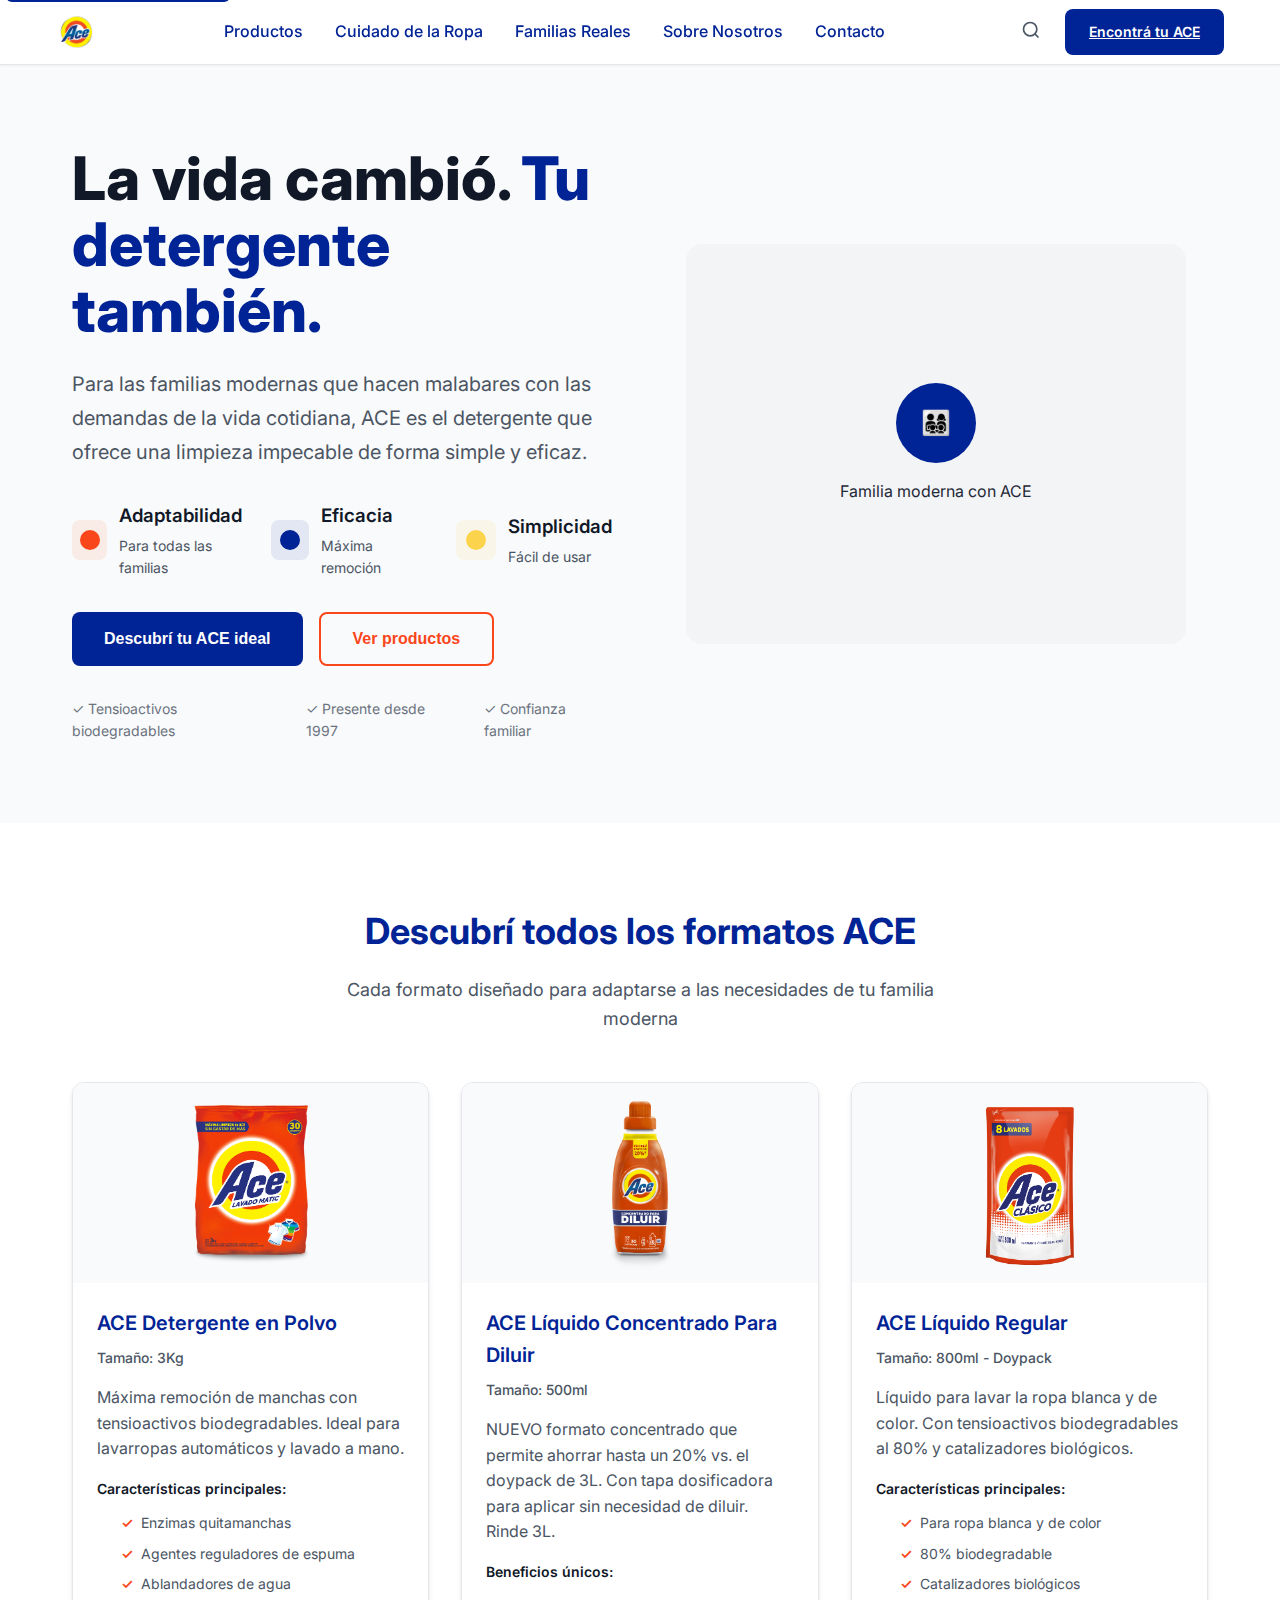
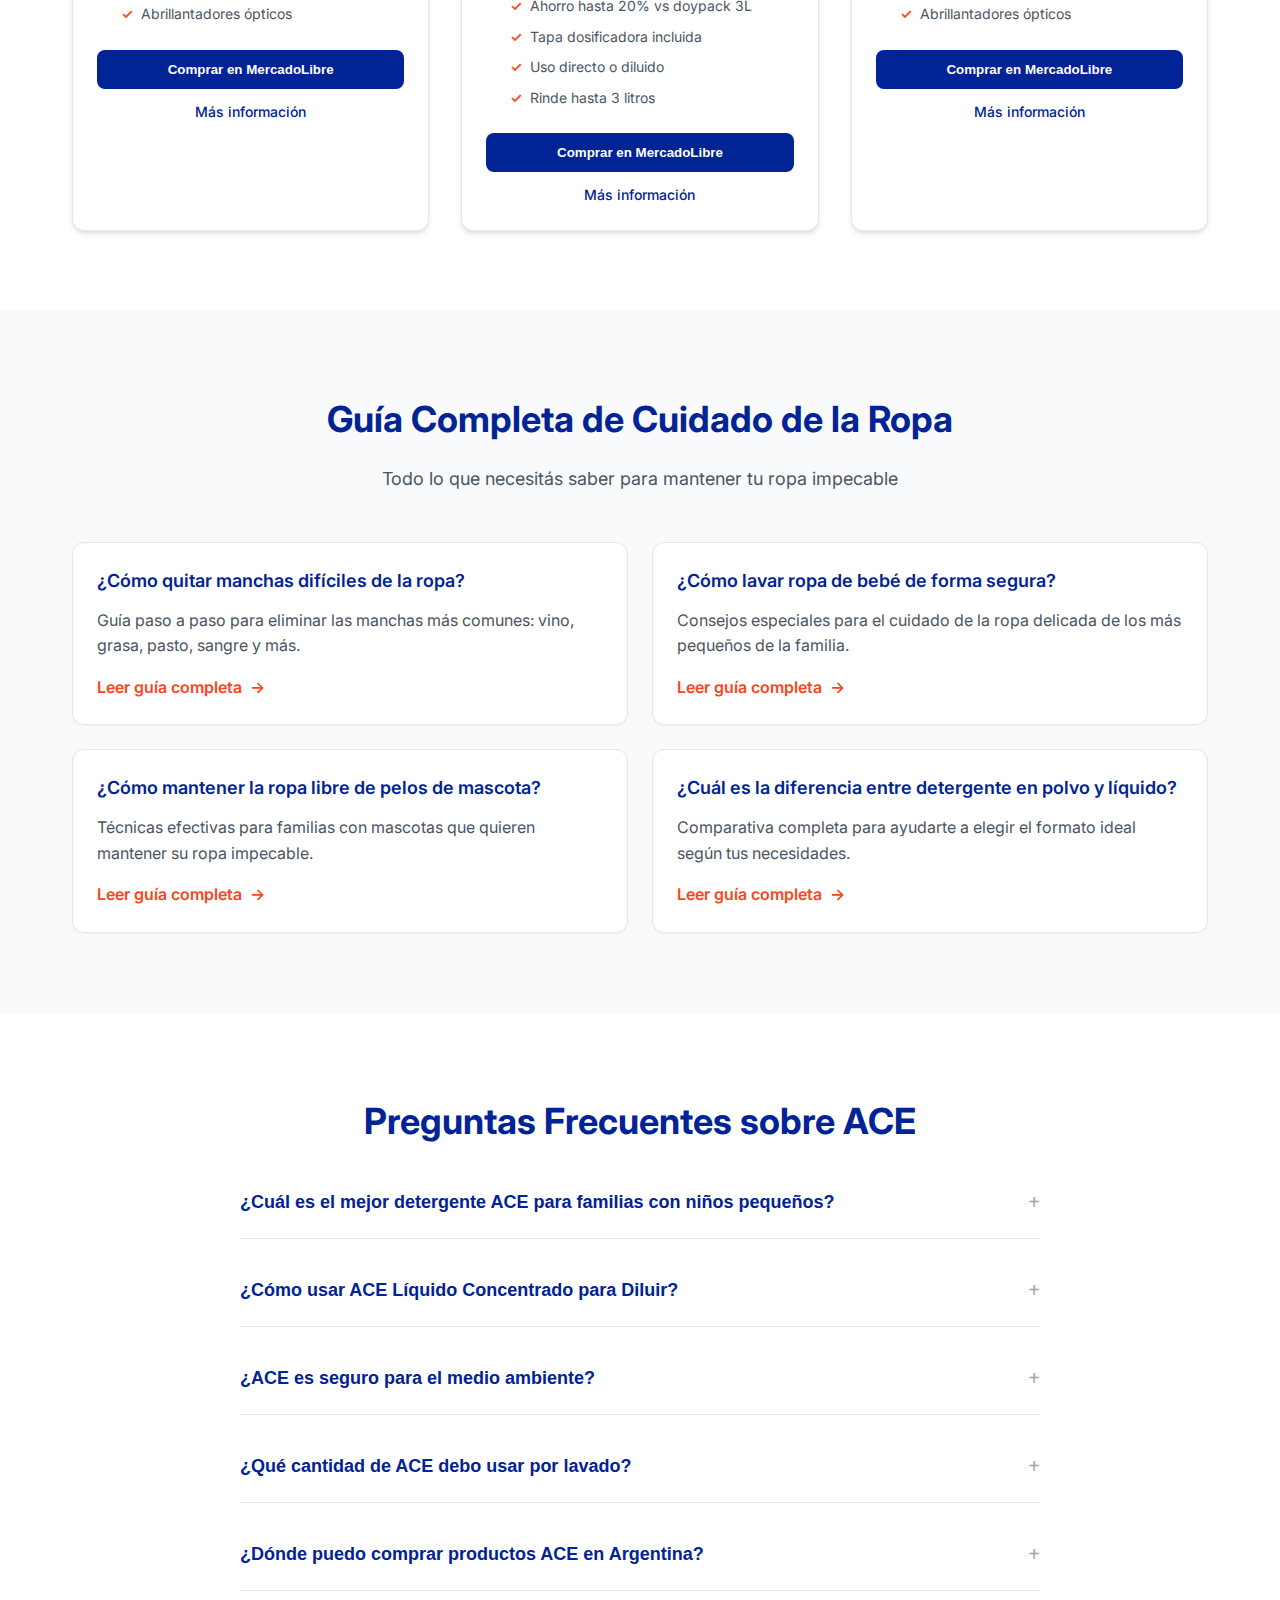
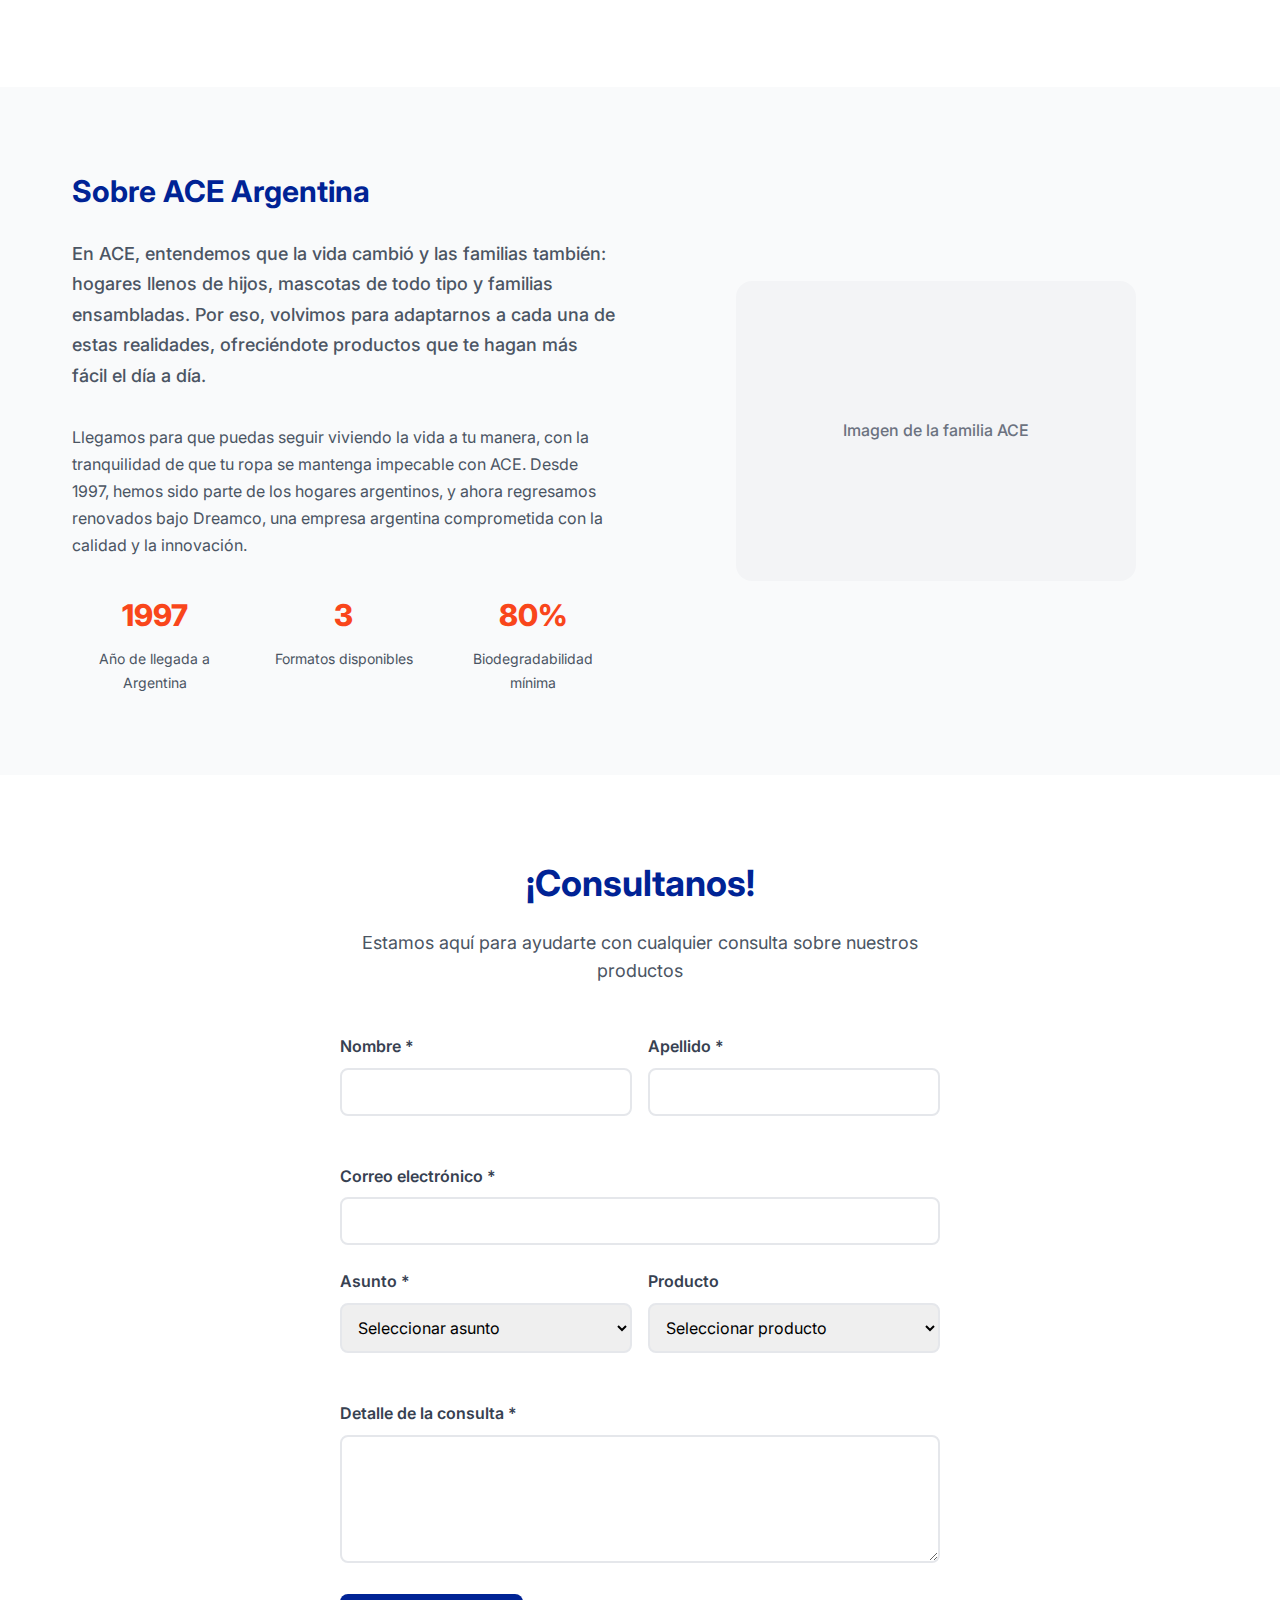
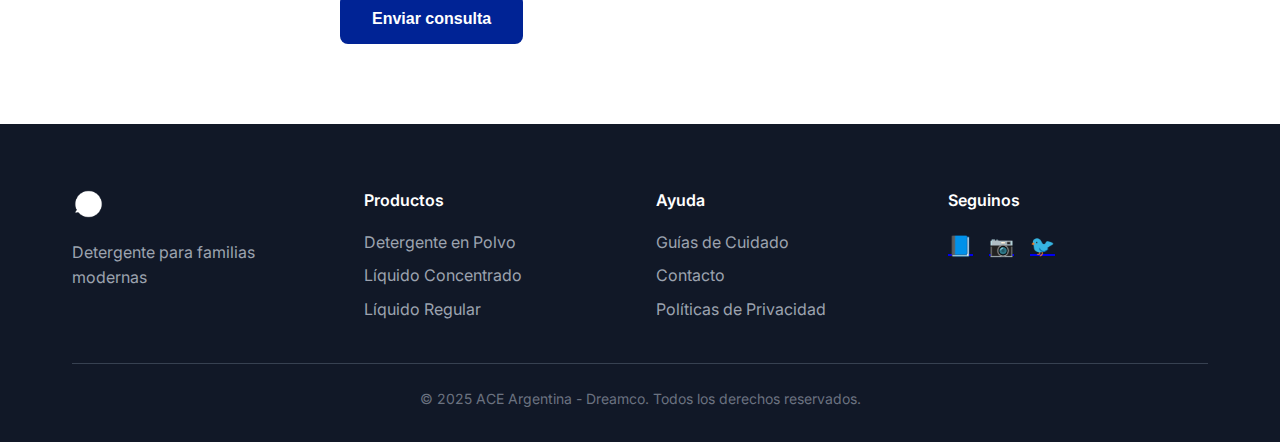
<file: index.html>
<!DOCTYPE html>
<html lang="es" itemscope itemtype="https://schema.org/WebSite">
<head>
    <meta charset="UTF-8">
    <meta name="viewport" content="width=device-width, initial-scale=1.0">
    <meta name="description" content="ACE Argentina - Detergente para familias modernas. Máxima remoción de manchas con productos que se adaptan a tu estilo de vida. Polvo, líquido concentrado y regular.">
    <meta name="keywords" content="detergente ACE, cuidado de la ropa, familias modernas, remoción de manchas, Argentina, detergente en polvo, detergente líquido">
    <meta name="author" content="ACE Argentina - Dreamco">
    <meta name="robots" content="index, follow">
    
    <!-- Open Graph / Facebook -->
    <meta property="og:type" content="website">
    <meta property="og:url" content="https://ace.ar/">
    <meta property="og:title" content="ACE Argentina - Detergente para Familias Modernas">
    <meta property="og:description" content="La vida cambió. Tu detergente también. ACE se adapta a las nuevas realidades familiares con máxima eficacia y simplicidad.">
    <meta property="og:image" content="https://ace.ar/images/ace-og-image.jpg">
    
    <!-- Twitter -->
    <meta property="twitter:card" content="summary_large_image">
    <meta property="twitter:url" content="https://ace.ar/">
    <meta property="twitter:title" content="ACE Argentina - Detergente para Familias Modernas">
    <meta property="twitter:description" content="La vida cambió. Tu detergente también. ACE se adapta a las nuevas realidades familiares con máxima eficacia y simplicidad.">
    <meta property="twitter:image" content="https://ace.ar/images/ace-twitter-image.jpg">
    
    <title>ACE Argentina - Detergente para Familias Modernas | Cuidado de la Ropa</title>
    <link rel="canonical" href="https://ace.ar/">
    <link rel="stylesheet" href="styles.css">
    <link rel="preconnect" href="https://fonts.googleapis.com">
    <link rel="preconnect" href="https://fonts.gstatic.com" crossorigin>
    <link href="https://fonts.googleapis.com/css2?family=Inter:wght@300;400;500;600;700;800&display=swap" rel="stylesheet">
    
    <!-- Structured Data - Organization -->
    <script type="application/ld+json">
    {
        "@context": "https://schema.org",
        "@type": "Organization",
        "name": "ACE Argentina",
        "alternateName": "ACE Detergente",
        "url": "https://ace.ar",
        "logo": "https://ace.ar/images/ace-logo.png",
        "description": "ACE es una marca de detergentes para familias modernas en Argentina, ofreciendo productos de máxima eficacia para el cuidado de la ropa.",
        "foundingDate": "1997",
        "parentOrganization": {
            "@type": "Organization",
            "name": "Dreamco",
            "url": "https://www.webdreamco.com"
        },
        "address": {
            "@type": "PostalAddress",
            "addressCountry": "AR",
            "addressRegion": "Buenos Aires"
        },
        "contactPoint": {
            "@type": "ContactPoint",
            "telephone": "+54-11-2298-2450",
            "contactType": "customer service",
            "availableLanguage": "Spanish"
        },
        "sameAs": [
            "https://www.facebook.com/ACEArgentina",
            "https://www.instagram.com/aceargentina",
            "https://twitter.com/ACEArgentina"
        ]
    }
    </script>
    
    <!-- Structured Data - WebSite -->
    <script type="application/ld+json">
    {
        "@context": "https://schema.org",
        "@type": "WebSite",
        "name": "ACE Argentina",
        "url": "https://ace.ar",
        "description": "Sitio oficial de ACE Argentina - Detergente para familias modernas",
        "publisher": {
            "@type": "Organization",
            "name": "ACE Argentina"
        },
        "potentialAction": {
            "@type": "SearchAction",
            "target": "https://ace.ar/buscar?q={search_term_string}",
            "query-input": "required name=search_term_string"
        }
    }
    </script>
</head>
<body>
    <!-- Header -->
    <header class="header" role="banner">
        <nav class="nav-container" role="navigation" aria-label="Navegación principal">
            <div class="nav-brand">
                <img src="images/logo.png" alt="ACE Argentina Logo" class="logo" width="120" height="40">
            </div>
            <ul class="nav-menu" id="nav-menu">
                <li><a href="#productos" class="nav-link">Productos</a></li>
                <li><a href="#cuidado-ropa" class="nav-link">Cuidado de la Ropa</a></li>
                <li><a href="#familias-reales" class="nav-link">Familias Reales</a></li>
                <li><a href="#sobre-nosotros" class="nav-link">Sobre Nosotros</a></li>
                <li><a href="#contacto" class="nav-link">Contacto</a></li>
            </ul>
            <div class="nav-actions">
                <button class="search-btn" aria-label="Buscar" onclick="toggleSearch()">
                    <svg width="20" height="20" viewBox="0 0 24 24" fill="none" stroke="currentColor" stroke-width="2">
                        <circle cx="11" cy="11" r="8"></circle>
                        <path d="m21 21-4.35-4.35"></path>
                    </svg>
                </button>
                <a href="https://tienda.mercadolibre.com.ar/ace" target="_blank" rel="noopener" class="cta-btn">Encontrá tu ACE</a>
            </div>
            <button class="mobile-menu-btn" id="mobile-menu-btn" aria-label="Menú móvil" onclick="toggleMobileMenu()">
                <span></span>
                <span></span>
                <span></span>
            </button>
        </nav>
    </header>

    <!-- Hero Section -->
    <section class="hero" role="main">
        <div class="hero-container">
            <div class="hero-content">
                <h1 class="hero-title">
                    La vida cambió. <span class="gradient-text">Tu detergente también.</span>
                </h1>
                <p class="hero-subtitle">
                    Para las familias modernas que hacen malabares con las demandas de la vida cotidiana, 
                    ACE es el detergente que ofrece una limpieza impecable de forma simple y eficaz.
                </p>
                
                <!-- Value Propositions -->
                <div class="value-props">
                    <div class="value-prop">
                        <div class="value-icon adaptability"></div>
                        <div>
                            <h3>Adaptabilidad</h3>
                            <p>Para todas las familias</p>
                        </div>
                    </div>
                    <div class="value-prop">
                        <div class="value-icon efficacy"></div>
                        <div>
                            <h3>Eficacia</h3>
                            <p>Máxima remoción</p>
                        </div>
                    </div>
                    <div class="value-prop">
                        <div class="value-icon simplicity"></div>
                        <div>
                            <h3>Simplicidad</h3>
                            <p>Fácil de usar</p>
                        </div>
                    </div>
                </div>

                <div class="hero-actions">
                    <button class="btn-primary">Descubrí tu ACE ideal</button>
                    <button class="btn-secondary">Ver productos</button>
                </div>

                <!-- Trust Indicators -->
                <div class="trust-indicators">
                    <span class="trust-item">✓ Tensioactivos biodegradables</span>
                    <span class="trust-item">✓ Presente desde 1997</span>
                    <span class="trust-item">✓ Confianza familiar</span>
                </div>
            </div>
            <div class="hero-image">
                <div class="image-placeholder">
                    <div class="family-icon"></div>
                    <p>Familia moderna con ACE</p>
                </div>
            </div>
        </div>
    </section>

    <!-- Products Section -->
    <section id="productos" class="products-section">
        <div class="container">
            <h2 class="section-title">Descubrí todos los formatos ACE</h2>
            <p class="section-subtitle">Cada formato diseñado para adaptarse a las necesidades de tu familia moderna</p>
            
            <div class="products-grid">
                <!-- Product 1: Polvo -->
                <article class="product-card" itemscope itemtype="https://schema.org/Product">
                    <div class="product-image">
                        <img src="images/polvo.png" alt="ACE Detergente en Polvo 3Kg" class="product-img" width="160" height="200">
                    </div>
                    <div class="product-content">
                        <h3 itemprop="name">ACE Detergente en Polvo</h3>
                        <p class="product-size">Tamaño: 3Kg</p>
                        <p itemprop="description">Máxima remoción de manchas con tensioactivos biodegradables. Ideal para lavarropas automáticos y lavado a mano.</p>
                        
                        <div class="product-features">
                            <h4>Características principales:</h4>
                            <ul>
                                <li>Enzimas quitamanchas</li>
                                <li>Agentes reguladores de espuma</li>
                                <li>Ablandadores de agua</li>
                                <li>Abrillantadores ópticos</li>
                            </ul>
                        </div>
                        
                        <div class="product-actions">
                            <button class="product-btn primary" onclick="window.open('https://tienda.mercadolibre.com.ar/ace', '_blank')">Comprar en MercadoLibre</button>
                            <a href="productos/polvo-3kg.html" class="product-link">Más información</a>
                        </div>
                    </div>
                    
                    <!-- Structured Data for Product -->
                    <script type="application/ld+json">
                    {
                        "@context": "https://schema.org",
                        "@type": "Product",
                        "name": "ACE Detergente en Polvo 3Kg",
                        "description": "Detergente en polvo con máxima remoción de manchas, tensioactivos biodegradables y enzimas quitamanchas",
                        "brand": {
                            "@type": "Brand",
                            "name": "ACE"
                        },
                        "manufacturer": {
                            "@type": "Organization",
                            "name": "Dreamco"
                        },
                        "category": "Detergentes",
                        "weight": "3 kg",
                        "additionalProperty": [
                            {
                                "@type": "PropertyValue",
                                "name": "Tipo",
                                "value": "Polvo"
                            },
                            {
                                "@type": "PropertyValue",
                                "name": "Biodegradable",
                                "value": "Sí"
                            }
                        ]
                    }
                    </script>
                </article>

                <!-- Product 2: Líquido Concentrado -->
                <article class="product-card" itemscope itemtype="https://schema.org/Product">
                    <div class="product-image">
                        <img src="images/diluir.png" alt="ACE Concentrado para diluir 500ml" class="product-img" width="160" height="200">
                    </div>
                    <div class="product-content">
                        <h3 itemprop="name">ACE Líquido Concentrado Para Diluir</h3>
                        <p class="product-size">Tamaño: 500ml</p>
                        <p itemprop="description">NUEVO formato concentrado que permite ahorrar hasta un 20% vs. el doypack de 3L. Con tapa dosificadora para aplicar sin necesidad de diluir. Rinde 3L.</p>
                        
                        <div class="product-features">
                            <h4>Beneficios únicos:</h4>
                            <ul>
                                <li>Ahorro hasta 20% vs doypack 3L</li>
                                <li>Tapa dosificadora incluida</li>
                                <li>Uso directo o diluido</li>
                                <li>Rinde hasta 3 litros</li>
                            </ul>
                        </div>
                        
                        <div class="product-actions">
                            <button class="product-btn primary" onclick="window.open('https://www.mercadolibre.com.ar/jabon-liquido-ace-ace-clasico-ace-clasico-fresco-y-duradero-botella-500ml/p/MLA46276953', '_blank')">Comprar en MercadoLibre</button>
                            <a href="productos/liquido-concentrado.html" class="product-link">Más información</a>
                        </div>
                    </div>
                </article>

                <!-- Product 3: Líquido Regular -->
                <article class="product-card" itemscope itemtype="https://schema.org/Product">
                    <div class="product-image">
                        <img src="images/clasico.png" alt="ACE Líquido Regular 800ml" class="product-img" width="160" height="200">
                    </div>
                    <div class="product-content">
                        <h3 itemprop="name">ACE Líquido Regular</h3>
                        <p class="product-size">Tamaño: 800ml - Doypack</p>
                        <p itemprop="description">Líquido para lavar la ropa blanca y de color. Con tensioactivos biodegradables al 80% y catalizadores biológicos.</p>
                        
                        <div class="product-features">
                            <h4>Características principales:</h4>
                            <ul>
                                <li>Para ropa blanca y de color</li>
                                <li>80% biodegradable</li>
                                <li>Catalizadores biológicos</li>
                                <li>Abrillantadores ópticos</li>
                            </ul>
                        </div>
                        
                        <div class="product-actions">
                            <button class="product-btn primary" onclick="window.open('https://tienda.mercadolibre.com.ar/ace', '_blank')">Comprar en MercadoLibre</button>
                            <a href="productos/liquido-regular.html" class="product-link">Más información</a>
                        </div>
                    </div>
                </article>
            </div>
        </div>
    </section>

    <!-- Care Guide Section (AEO/LLMO Optimized) -->
    <section id="cuidado-ropa" class="care-section">
        <div class="container">
            <h2 class="section-title">Guía Completa de Cuidado de la Ropa</h2>
            <p class="section-subtitle">Todo lo que necesitás saber para mantener tu ropa impecable</p>
            
            <div class="care-grid">
                <article class="care-card">
                    <h3>¿Cómo quitar manchas difíciles de la ropa?</h3>
                    <p>Guía paso a paso para eliminar las manchas más comunes: vino, grasa, pasto, sangre y más.</p>
                    <a href="guias/como-quitar-manchas.html" class="care-link">Leer guía completa</a>
                </article>
                
                <article class="care-card">
                    <h3>¿Cómo lavar ropa de bebé de forma segura?</h3>
                    <p>Consejos especiales para el cuidado de la ropa delicada de los más pequeños de la familia.</p>
                    <a href="guias/lavar-ropa-bebe.html" class="care-link">Leer guía completa</a>
                </article>
                
                <article class="care-card">
                    <h3>¿Cómo mantener la ropa libre de pelos de mascota?</h3>
                    <p>Técnicas efectivas para familias con mascotas que quieren mantener su ropa impecable.</p>
                    <a href="guias/ropa-sin-pelos-mascota.html" class="care-link">Leer guía completa</a>
                </article>
                
                <article class="care-card">
                    <h3>¿Cuál es la diferencia entre detergente en polvo y líquido?</h3>
                    <p>Comparativa completa para ayudarte a elegir el formato ideal según tus necesidades.</p>
                    <a href="guias/polvo-vs-liquido.html" class="care-link">Leer guía completa</a>
                </article>
            </div>
        </div>
    </section>

    <!-- FAQ Section (LLMO Optimized) -->
    <section class="faq-section" itemscope itemtype="https://schema.org/FAQPage">
        <div class="container">
            <h2 class="section-title">Preguntas Frecuentes sobre ACE</h2>
            
            <div class="faq-container">
                <div class="faq-item" itemscope itemprop="mainEntity" itemtype="https://schema.org/Question">
                    <button class="faq-question" onclick="toggleFAQ(this)">
                        <h3 itemprop="name">¿Cuál es el mejor detergente ACE para familias con niños pequeños?</h3>
                        <span class="faq-icon">+</span>
                    </button>
                    <div class="faq-answer" itemscope itemprop="acceptedAnswer" itemtype="https://schema.org/Answer">
                        <div itemprop="text">
                            <p>Para familias con niños pequeños, recomendamos <strong>ACE Líquido Regular</strong> ya que es más suave con las telas delicadas y tiene tensioactivos 80% biodegradables. Es ideal para lavar ropa de bebé y prendas que requieren cuidado especial. También puedes usar ACE en Polvo para manchas más difíciles como las de comida o juegos al aire libre.</p>
                        </div>
                    </div>
                </div>

                <div class="faq-item" itemscope itemprop="mainEntity" itemtype="https://schema.org/Question">
                    <button class="faq-question" onclick="toggleFAQ(this)">
                        <h3 itemprop="name">¿Cómo usar ACE Líquido Concentrado para Diluir?</h3>
                        <span class="faq-icon">+</span>
                    </button>
                    <div class="faq-answer" itemscope itemprop="acceptedAnswer" itemtype="https://schema.org/Answer">
                        <div itemprop="text">
                            <p>ACE Líquido Concentrado se puede usar de dos formas:</p>
                            <ol>
                                <li><strong>Uso directo:</strong> Aplica directamente sobre manchas difíciles usando la tapa dosificadora.</li>
                                <li><strong>Uso diluido:</strong> Mezcla el contenido completo (500ml) con agua hasta completar 3 litros en un recipiente limpio. Esto te permite ahorrar hasta 20% comparado con el doypack de 3L.</li>
                            </ol>
                        </div>
                    </div>
                </div>

                <div class="faq-item" itemscope itemprop="mainEntity" itemtype="https://schema.org/Question">
                    <button class="faq-question" onclick="toggleFAQ(this)">
                        <h3 itemprop="name">¿ACE es seguro para el medio ambiente?</h3>
                        <span class="faq-icon">+</span>
                    </button>
                    <div class="faq-answer" itemscope itemprop="acceptedAnswer" itemtype="https://schema.org/Answer">
                        <div itemprop="text">
                            <p>Sí, ACE está comprometido con el cuidado del medio ambiente. Nuestros productos contienen <strong>tensioactivos biodegradables</strong> que se descomponen naturalmente después del uso. ACE Líquido Regular tiene una biodegradabilidad mínima del 80% en su materia activa, cumpliendo con estándares ambientales internacionales.</p>
                        </div>
                    </div>
                </div>

                <div class="faq-item" itemscope itemprop="mainEntity" itemtype="https://schema.org/Question">
                    <button class="faq-question" onclick="toggleFAQ(this)">
                        <h3 itemprop="name">¿Qué cantidad de ACE debo usar por lavado?</h3>
                        <span class="faq-icon">+</span>
                    </button>
                    <div class="faq-answer" itemscope itemprop="acceptedAnswer" itemtype="https://schema.org/Answer">
                        <div itemprop="text">
                            <p>La cantidad depende del formato y tipo de lavado:</p>
                            <ul>
                                <li><strong>ACE en Polvo:</strong> 1 taza (aproximadamente 100g) para carga regular en lavarropas automático</li>
                                <li><strong>ACE Líquido:</strong> 100ml para carga regular con sucio moderado</li>
                                <li><strong>Lavado a mano:</strong> Reduce la cantidad a la mitad y ajusta según la cantidad de ropa</li>
                            </ul>
                            <p>Para manchas difíciles, aplica un poco de producto directamente sobre la mancha antes del lavado.</p>
                        </div>
                    </div>
                </div>

                <div class="faq-item" itemscope itemprop="mainEntity" itemtype="https://schema.org/Question">
                    <button class="faq-question" onclick="toggleFAQ(this)">
                        <h3 itemprop="name">¿Dónde puedo comprar productos ACE en Argentina?</h3>
                        <span class="faq-icon">+</span>
                    </button>
                    <div class="faq-answer" itemscope itemprop="acceptedAnswer" itemtype="https://schema.org/Answer">
                        <div itemprop="text">
                            <p>Los productos ACE están disponibles en:</p>
                            <ul>
                                <li><strong>Supermercados:</strong> Carrefour, Coto, Jumbo, Disco, Vea</li>
                                <li><strong>Hipermercados:</strong> Walmart, Easy, Sodimac</li>
                                <li><strong>Tiendas online:</strong> MercadoLibre, Rappi, PedidosYa Market</li>
                                <li><strong>Almacenes y kioscos</strong> de barrio en todo el país</li>
                            </ul>
                        </div>
                    </div>
                </div>
            </div>
        </div>
    </section>

    <!-- About Section -->
    <section id="sobre-nosotros" class="about-section">
        <div class="container">
            <div class="about-content">
                <div class="about-text">
                    <h2>Sobre ACE Argentina</h2>
                    <p class="about-intro">
                        En ACE, entendemos que la vida cambió y las familias también: hogares llenos de hijos, 
                        mascotas de todo tipo y familias ensambladas. Por eso, volvimos para adaptarnos a cada 
                        una de estas realidades, ofreciéndote productos que te hagan más fácil el día a día.
                    </p>
                    <p>
                        Llegamos para que puedas seguir viviendo la vida a tu manera, con la tranquilidad de 
                        que tu ropa se mantenga impecable con ACE. Desde 1997, hemos sido parte de los hogares 
                        argentinos, y ahora regresamos renovados bajo Dreamco, una empresa argentina comprometida 
                        con la calidad y la innovación.
                    </p>
                    
                    <div class="about-stats">
                        <div class="stat">
                            <h3>1997</h3>
                            <p>Año de llegada a Argentina</p>
                        </div>
                        <div class="stat">
                            <h3>3</h3>
                            <p>Formatos disponibles</p>
                        </div>
                        <div class="stat">
                            <h3>80%</h3>
                            <p>Biodegradabilidad mínima</p>
                        </div>
                    </div>
                </div>
                <div class="about-image">
                    <div class="image-placeholder about-img">
                        <p>Imagen de la familia ACE</p>
                    </div>
                </div>
            </div>
        </div>
    </section>

    <!-- Contact Section -->
    <section id="contacto" class="contact-section">
        <div class="container">
            <h2 class="section-title">¡Consultanos!</h2>
            <p class="section-subtitle">Estamos aquí para ayudarte con cualquier consulta sobre nuestros productos</p>
            
            <form class="contact-form" action="#" method="POST">
                <div class="form-row">
                    <div class="form-group">
                        <label for="nombre">Nombre *</label>
                        <input type="text" id="nombre" name="nombre" required>
                    </div>
                    <div class="form-group">
                        <label for="apellido">Apellido *</label>
                        <input type="text" id="apellido" name="apellido" required>
                    </div>
                </div>
                
                <div class="form-group">
                    <label for="email">Correo electrónico *</label>
                    <input type="email" id="email" name="email" required>
                </div>
                
                <div class="form-row">
                    <div class="form-group">
                        <label for="asunto">Asunto *</label>
                        <select id="asunto" name="asunto" required>
                            <option value="">Seleccionar asunto</option>
                            <option value="producto">Conocé más del producto</option>
                            <option value="reclamo">Reclamo</option>
                            <option value="otro">Otro</option>
                        </select>
                    </div>
                    <div class="form-group">
                        <label for="producto">Producto</label>
                        <select id="producto" name="producto">
                            <option value="">Seleccionar producto</option>
                            <option value="polvo-3kg">En Polvo - 3kg</option>
                            <option value="concentrado-500ml">Para diluir - 500ml</option>
                            <option value="liquido-800ml">Líquido Regular - 800ml</option>
                        </select>
                    </div>
                </div>
                
                <div class="form-group">
                    <label for="mensaje">Detalle de la consulta *</label>
                    <textarea id="mensaje" name="mensaje" rows="5" required></textarea>
                </div>
                
                <button type="submit" class="btn-primary">Enviar consulta</button>
            </form>
        </div>
    </section>

    <!-- Footer -->
    <footer class="footer">
        <div class="container">
            <div class="footer-content">
                <div class="footer-brand">
                    <img src="images/logo.png" alt="ACE Argentina" class="footer-logo">
                    <p>Detergente para familias modernas</p>
                </div>
                <div class="footer-links">
                    <h4>Productos</h4>
                    <ul>
                        <li><a href="#productos">Detergente en Polvo</a></li>
                        <li><a href="#productos">Líquido Concentrado</a></li>
                        <li><a href="#productos">Líquido Regular</a></li>
                    </ul>
                </div>
                <div class="footer-links">
                    <h4>Ayuda</h4>
                    <ul>
                        <li><a href="#cuidado-ropa">Guías de Cuidado</a></li>
                        <li><a href="#contacto">Contacto</a></li>
                        <li><a href="politicas.html">Políticas de Privacidad</a></li>
                    </ul>
                </div>
                <div class="footer-social">
                    <h4>Seguinos</h4>
                    <div class="social-links">
                        <a href="#" aria-label="Facebook">📘</a>
                        <a href="#" aria-label="Instagram">📷</a>
                        <a href="#" aria-label="Twitter">🐦</a>
                    </div>
                </div>
            </div>
            <div class="footer-bottom">
                <p>&copy; 2025 ACE Argentina - Dreamco. Todos los derechos reservados.</p>
            </div>
        </div>
    </footer>

    <script src="script.js"></script>
</body>
</html>
</file>
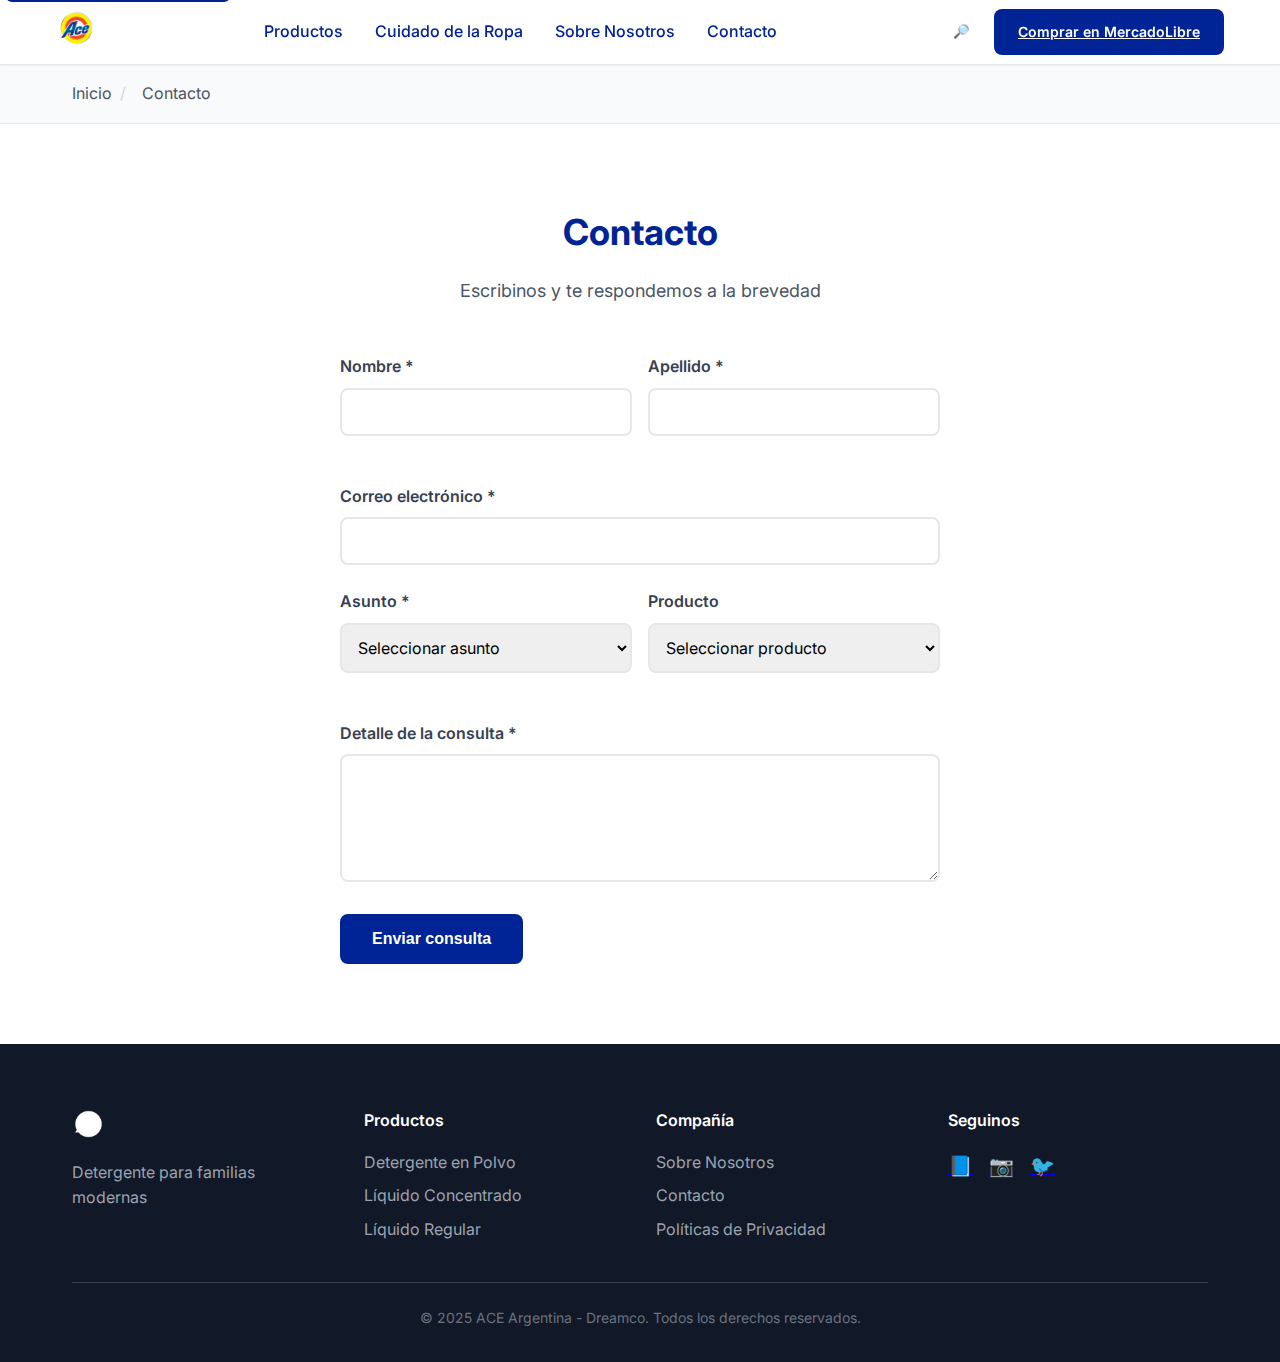
<file: contacto.html>
<!DOCTYPE html>
<html lang="es" itemscope itemtype="https://schema.org/ContactPage">
<head>
    <meta charset="UTF-8">
    <meta name="viewport" content="width=device-width, initial-scale=1.0">
    <meta name="description" content="Contactate con ACE Argentina. Soporte al cliente, consultas sobre productos y reclamos.">
    <meta name="author" content="ACE Argentina">
    <meta name="robots" content="index, follow">
    <title>Contacto | ACE Argentina</title>
    <link rel="canonical" href="https://ace.ar/contacto.html">
    <link rel="stylesheet" href="styles.css">
    <link rel="preconnect" href="https://fonts.googleapis.com">
    <link rel="preconnect" href="https://fonts.gstatic.com" crossorigin>
    <link href="https://fonts.googleapis.com/css2?family=Inter:wght@300;400;500;600;700;800&display=swap" rel="stylesheet">
</head>
<body>
    <header class="header" role="banner">
        <nav class="nav-container" role="navigation" aria-label="Navegación principal">
            <div class="nav-brand"><a href="index.html"><img src="images/logo.png" alt="ACE Argentina Logo" class="logo" width="120" height="40"></a></div>
            <ul class="nav-menu" id="nav-menu">
                <li><a href="index.html#productos" class="nav-link">Productos</a></li>
                <li><a href="index.html#cuidado-ropa" class="nav-link">Cuidado de la Ropa</a></li>
                <li><a href="sobre-nosotros.html" class="nav-link">Sobre Nosotros</a></li>
                <li><a href="contacto.html" class="nav-link">Contacto</a></li>
            </ul>
            <div class="nav-actions"><button class="search-btn" aria-label="Buscar" onclick="toggleSearch()">🔎</button><a href="https://tienda.mercadolibre.com.ar/ace" target="_blank" rel="noopener" class="cta-btn">Comprar en MercadoLibre</a></div>
            <button class="mobile-menu-btn" id="mobile-menu-btn" aria-label="Menú móvil" onclick="toggleMobileMenu()"><span></span><span></span><span></span></button>
        </nav>
    </header>

    <nav class="breadcrumb" aria-label="Navegación de migas de pan">
        <div class="container">
            <ol class="breadcrumb-list">
                <li><a href="index.html">Inicio</a></li>
                <li aria-current="page">Contacto</li>
            </ol>
        </div>
    </nav>

    <main class="contact-section" role="main">
        <div class="container">
            <h1 class="section-title">Contacto</h1>
            <p class="section-subtitle">Escribinos y te respondemos a la brevedad</p>
            <form class="contact-form" action="#" method="POST" aria-label="Formulario de contacto">
                <div class="form-row">
                    <div class="form-group">
                        <label for="nombre">Nombre *</label>
                        <input type="text" id="nombre" name="nombre" required>
                    </div>
                    <div class="form-group">
                        <label for="apellido">Apellido *</label>
                        <input type="text" id="apellido" name="apellido" required>
                    </div>
                </div>
                <div class="form-group">
                    <label for="email">Correo electrónico *</label>
                    <input type="email" id="email" name="email" required>
                </div>
                <div class="form-row">
                    <div class="form-group">
                        <label for="asunto">Asunto *</label>
                        <select id="asunto" name="asunto" required>
                            <option value="">Seleccionar asunto</option>
                            <option value="producto">Conocé más del producto</option>
                            <option value="reclamo">Reclamo</option>
                            <option value="otro">Otro</option>
                        </select>
                    </div>
                    <div class="form-group">
                        <label for="producto">Producto</label>
                        <select id="producto" name="producto">
                            <option value="">Seleccionar producto</option>
                            <option value="polvo-3kg">En Polvo - 3kg</option>
                            <option value="concentrado-500ml">Para diluir - 500ml</option>
                            <option value="liquido-800ml">Líquido Regular - 800ml</option>
                        </select>
                    </div>
                </div>
                <div class="form-group">
                    <label for="mensaje">Detalle de la consulta *</label>
                    <textarea id="mensaje" name="mensaje" rows="5" required></textarea>
                </div>
                <button type="submit" class="btn-primary">Enviar consulta</button>
            </form>
        </div>
    </main>

    <footer class="footer">
        <div class="container">
            <div class="footer-content">
                <div class="footer-brand"><img src="images/logo.png" alt="ACE Argentina" class="footer-logo"><p>Detergente para familias modernas</p></div>
                <div class="footer-links"><h4>Productos</h4><ul><li><a href="index.html#productos">Detergente en Polvo</a></li><li><a href="index.html#productos">Líquido Concentrado</a></li><li><a href="index.html#productos">Líquido Regular</a></li></ul></div>
                <div class="footer-links"><h4>Compañía</h4><ul><li><a href="sobre-nosotros.html">Sobre Nosotros</a></li><li><a href="contacto.html">Contacto</a></li><li><a href="politicas.html">Políticas de Privacidad</a></li></ul></div>
                <div class="footer-social"><h4>Seguinos</h4><div class="social-links"><a href="#" aria-label="Facebook">📘</a><a href="#" aria-label="Instagram">📷</a><a href="#" aria-label="Twitter">🐦</a></div></div>
            </div>
            <div class="footer-bottom"><p>&copy; 2025 ACE Argentina - Dreamco. Todos los derechos reservados.</p></div>
        </div>
    </footer>

    <script src="script.js"></script>
    <script type="application/ld+json">
    {
      "@context": "https://schema.org",
      "@type": "ContactPage",
      "name": "Contacto | ACE Argentina",
      "url": "https://ace.ar/contacto.html"
    }
    </script>
</body>
</html>
</file>
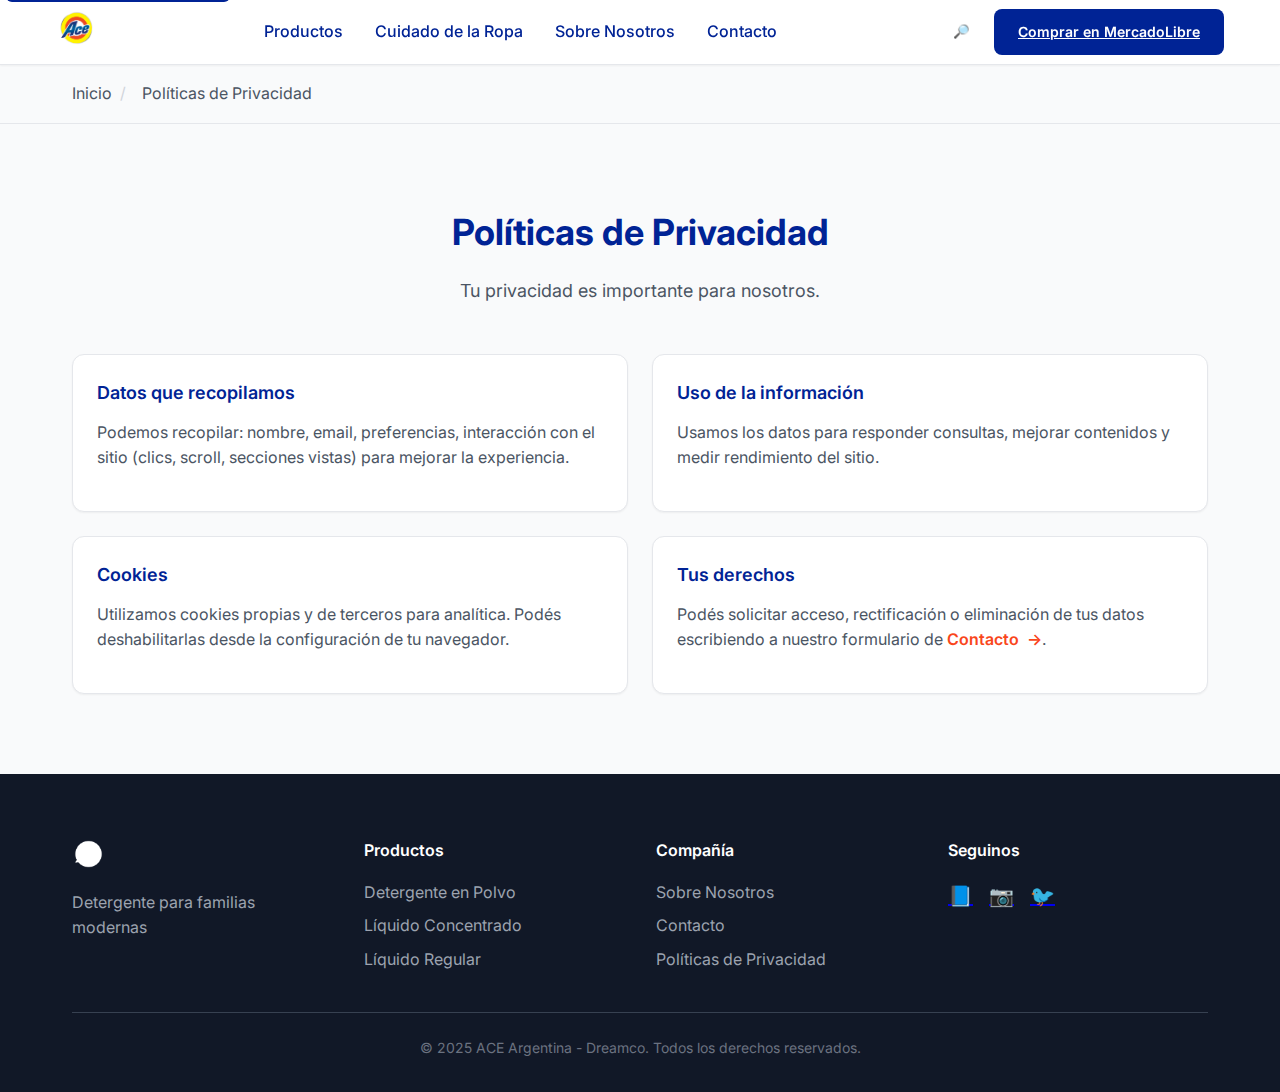
<file: politicas.html>
<!DOCTYPE html>
<html lang="es" itemscope itemtype="https://schema.org/PrivacyPolicy">
<head>
    <meta charset="UTF-8">
    <meta name="viewport" content="width=device-width, initial-scale=1.0">
    <meta name="description" content="Políticas de privacidad y cookies de ACE Argentina. Información sobre datos recopilados, uso y derechos de usuarios.">
    <meta name="author" content="ACE Argentina">
    <meta name="robots" content="index, follow">
    <title>Políticas de Privacidad | ACE Argentina</title>
    <link rel="canonical" href="https://ace.ar/politicas.html">
    <link rel="stylesheet" href="styles.css">
    <link rel="preconnect" href="https://fonts.googleapis.com">
    <link rel="preconnect" href="https://fonts.gstatic.com" crossorigin>
    <link href="https://fonts.googleapis.com/css2?family=Inter:wght@300;400;500;600;700;800&display=swap" rel="stylesheet">
</head>
<body>
    <header class="header" role="banner">
        <nav class="nav-container" role="navigation" aria-label="Navegación principal">
            <div class="nav-brand"><a href="index.html"><img src="images/logo.png" alt="ACE Argentina Logo" class="logo" width="120" height="40"></a></div>
            <ul class="nav-menu" id="nav-menu">
                <li><a href="index.html#productos" class="nav-link">Productos</a></li>
                <li><a href="index.html#cuidado-ropa" class="nav-link">Cuidado de la Ropa</a></li>
                <li><a href="sobre-nosotros.html" class="nav-link">Sobre Nosotros</a></li>
                <li><a href="contacto.html" class="nav-link">Contacto</a></li>
            </ul>
            <div class="nav-actions"><button class="search-btn" aria-label="Buscar" onclick="toggleSearch()">🔎</button><a href="https://tienda.mercadolibre.com.ar/ace" target="_blank" rel="noopener" class="cta-btn">Comprar en MercadoLibre</a></div>
            <button class="mobile-menu-btn" id="mobile-menu-btn" aria-label="Menú móvil" onclick="toggleMobileMenu()"><span></span><span></span><span></span></button>
        </nav>
    </header>

    <nav class="breadcrumb" aria-label="Navegación de migas de pan">
        <div class="container">
            <ol class="breadcrumb-list">
                <li><a href="index.html">Inicio</a></li>
                <li aria-current="page">Políticas de Privacidad</li>
            </ol>
        </div>
    </nav>

    <main class="care-section" role="main">
        <div class="container">
            <h1 class="section-title">Políticas de Privacidad</h1>
            <p class="section-subtitle">Tu privacidad es importante para nosotros.</p>
            <div class="care-grid">
                <article class="care-card">
                    <h3>Datos que recopilamos</h3>
                    <p>Podemos recopilar: nombre, email, preferencias, interacción con el sitio (clics, scroll, secciones vistas) para mejorar la experiencia.</p>
                </article>
                <article class="care-card">
                    <h3>Uso de la información</h3>
                    <p>Usamos los datos para responder consultas, mejorar contenidos y medir rendimiento del sitio.</p>
                </article>
                <article class="care-card">
                    <h3>Cookies</h3>
                    <p>Utilizamos cookies propias y de terceros para analítica. Podés deshabilitarlas desde la configuración de tu navegador.</p>
                </article>
                <article class="care-card">
                    <h3>Tus derechos</h3>
                    <p>Podés solicitar acceso, rectificación o eliminación de tus datos escribiendo a nuestro formulario de <a href="contacto.html" class="care-link">Contacto</a>.</p>
                </article>
            </div>
        </div>
    </main>

    <footer class="footer">
        <div class="container">
            <div class="footer-content">
                <div class="footer-brand"><img src="images/logo.png" alt="ACE Argentina" class="footer-logo"><p>Detergente para familias modernas</p></div>
                <div class="footer-links"><h4>Productos</h4><ul><li><a href="index.html#productos">Detergente en Polvo</a></li><li><a href="index.html#productos">Líquido Concentrado</a></li><li><a href="index.html#productos">Líquido Regular</a></li></ul></div>
                <div class="footer-links"><h4>Compañía</h4><ul><li><a href="sobre-nosotros.html">Sobre Nosotros</a></li><li><a href="contacto.html">Contacto</a></li><li><a href="politicas.html">Políticas de Privacidad</a></li></ul></div>
                <div class="footer-social"><h4>Seguinos</h4><div class="social-links"><a href="#" aria-label="Facebook">📘</a><a href="#" aria-label="Instagram">📷</a><a href="#" aria-label="Twitter">🐦</a></div></div>
            </div>
            <div class="footer-bottom"><p>&copy; 2025 ACE Argentina - Dreamco. Todos los derechos reservados.</p></div>
        </div>
    </footer>

    <script src="script.js"></script>
    <script type="application/ld+json">
    {"@context":"https://schema.org","@type":"PrivacyPolicy","name":"Políticas de Privacidad | ACE Argentina","url":"https://ace.ar/politicas.html"}
    </script>
</body>
</html>
</file>
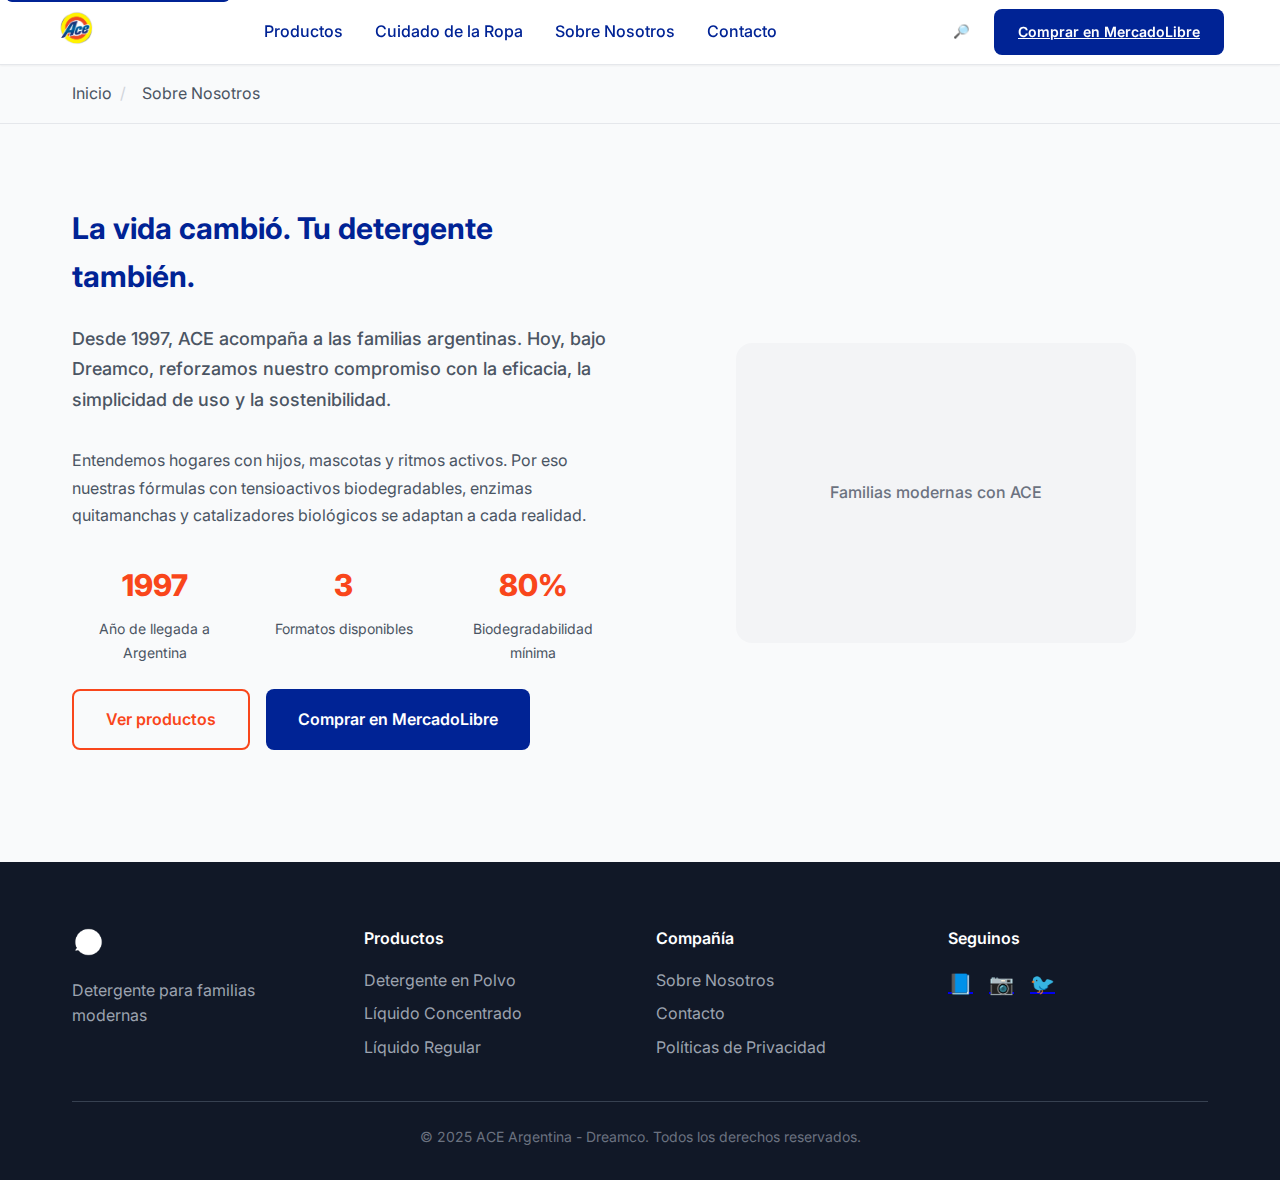
<file: sobre-nosotros.html>
<!DOCTYPE html>
<html lang="es" itemscope itemtype="https://schema.org/AboutPage">
<head>
    <meta charset="UTF-8">
    <meta name="viewport" content="width=device-width, initial-scale=1.0">
    <meta name="description" content="Conocé la historia de ACE Argentina: desde 1997 en los hogares del país. Hoy de la mano de Dreamco, con foco en eficacia, simplicidad y sostenibilidad.">
    <meta name="author" content="ACE Argentina">
    <meta name="robots" content="index, follow">
    <title>Sobre Nosotros | ACE Argentina</title>
    <link rel="canonical" href="https://ace.ar/sobre-nosotros.html">
    <link rel="stylesheet" href="styles.css">
    <link rel="preconnect" href="https://fonts.googleapis.com">
    <link rel="preconnect" href="https://fonts.gstatic.com" crossorigin>
    <link href="https://fonts.googleapis.com/css2?family=Inter:wght@300;400;500;600;700;800&display=swap" rel="stylesheet">

    <script type="application/ld+json">
    {
      "@context": "https://schema.org",
      "@type": "Organization",
      "name": "ACE Argentina",
      "url": "https://ace.ar",
      "logo": "https://ace.ar/images/ace-logo.png",
      "foundingDate": "1997",
      "parentOrganization": {"@type":"Organization","name":"Dreamco"},
      "address": {"@type":"PostalAddress","addressCountry":"AR","addressRegion":"Buenos Aires"},
      "contactPoint": {"@type":"ContactPoint","telephone":"+54-11-2298-2450","contactType":"customer service","availableLanguage":"Spanish"}
    }
    </script>
</head>
<body>
    <header class="header" role="banner">
        <nav class="nav-container" role="navigation" aria-label="Navegación principal">
            <div class="nav-brand"><a href="index.html"><img src="images/logo.png" alt="ACE Argentina Logo" class="logo" width="120" height="40"></a></div>
            <ul class="nav-menu" id="nav-menu">
                <li><a href="index.html#productos" class="nav-link">Productos</a></li>
                <li><a href="index.html#cuidado-ropa" class="nav-link">Cuidado de la Ropa</a></li>
                <li><a href="sobre-nosotros.html" class="nav-link">Sobre Nosotros</a></li>
                <li><a href="contacto.html" class="nav-link">Contacto</a></li>
            </ul>
            <div class="nav-actions"><button class="search-btn" aria-label="Buscar" onclick="toggleSearch()">🔎</button><a href="https://tienda.mercadolibre.com.ar/ace" target="_blank" rel="noopener" class="cta-btn">Comprar en MercadoLibre</a></div>
            <button class="mobile-menu-btn" id="mobile-menu-btn" aria-label="Menú móvil" onclick="toggleMobileMenu()"><span></span><span></span><span></span></button>
        </nav>
    </header>

    <nav class="breadcrumb" aria-label="Navegación de migas de pan">
        <div class="container">
            <ol class="breadcrumb-list">
                <li><a href="index.html">Inicio</a></li>
                <li aria-current="page">Sobre Nosotros</li>
            </ol>
        </div>
    </nav>

    <main class="about-section" role="main">
        <div class="container">
            <div class="about-content">
                <div class="about-text">
                    <h2>La vida cambió. Tu detergente también.</h2>
                    <p class="about-intro">Desde 1997, ACE acompaña a las familias argentinas. Hoy, bajo Dreamco, reforzamos nuestro compromiso con la eficacia, la simplicidad de uso y la sostenibilidad.</p>
                    <p>Entendemos hogares con hijos, mascotas y ritmos activos. Por eso nuestras fórmulas con tensioactivos biodegradables, enzimas quitamanchas y catalizadores biológicos se adaptan a cada realidad.</p>
                    <div class="about-stats">
                        <div class="stat"><h3>1997</h3><p>Año de llegada a Argentina</p></div>
                        <div class="stat"><h3>3</h3><p>Formatos disponibles</p></div>
                        <div class="stat"><h3>80%</h3><p>Biodegradabilidad mínima</p></div>
                    </div>
                    <div class="hero-actions" style="margin-top: 1.5rem;">
                        <a href="index.html#productos" class="btn-secondary">Ver productos</a>
                        <a href="https://tienda.mercadolibre.com.ar/ace" target="_blank" rel="noopener" class="btn-primary">Comprar en MercadoLibre</a>
                    </div>
                </div>
                <div class="about-image"><div class="image-placeholder about-img"><p>Familias modernas con ACE</p></div></div>
            </div>
        </div>
    </main>

    <footer class="footer">
        <div class="container">
            <div class="footer-content">
                <div class="footer-brand"><img src="images/logo.png" alt="ACE Argentina" class="footer-logo"><p>Detergente para familias modernas</p></div>
                <div class="footer-links"><h4>Productos</h4><ul><li><a href="index.html#productos">Detergente en Polvo</a></li><li><a href="index.html#productos">Líquido Concentrado</a></li><li><a href="index.html#productos">Líquido Regular</a></li></ul></div>
                <div class="footer-links"><h4>Compañía</h4><ul><li><a href="sobre-nosotros.html">Sobre Nosotros</a></li><li><a href="contacto.html">Contacto</a></li><li><a href="politicas.html">Políticas de Privacidad</a></li></ul></div>
                <div class="footer-social"><h4>Seguinos</h4><div class="social-links"><a href="#" aria-label="Facebook">📘</a><a href="#" aria-label="Instagram">📷</a><a href="#" aria-label="Twitter">🐦</a></div></div>
            </div>
            <div class="footer-bottom"><p>&copy; 2025 ACE Argentina - Dreamco. Todos los derechos reservados.</p></div>
        </div>
    </footer>

    <script src="script.js"></script>
    <script type="application/ld+json">
    {
      "@context": "https://schema.org",
      "@type": "AboutPage",
      "name": "Sobre Nosotros | ACE Argentina",
      "description": "Historia y valores de ACE Argentina, detergente para familias modernas.",
      "url": "https://ace.ar/sobre-nosotros.html"
    }
    </script>
</body>
</html>
</file>
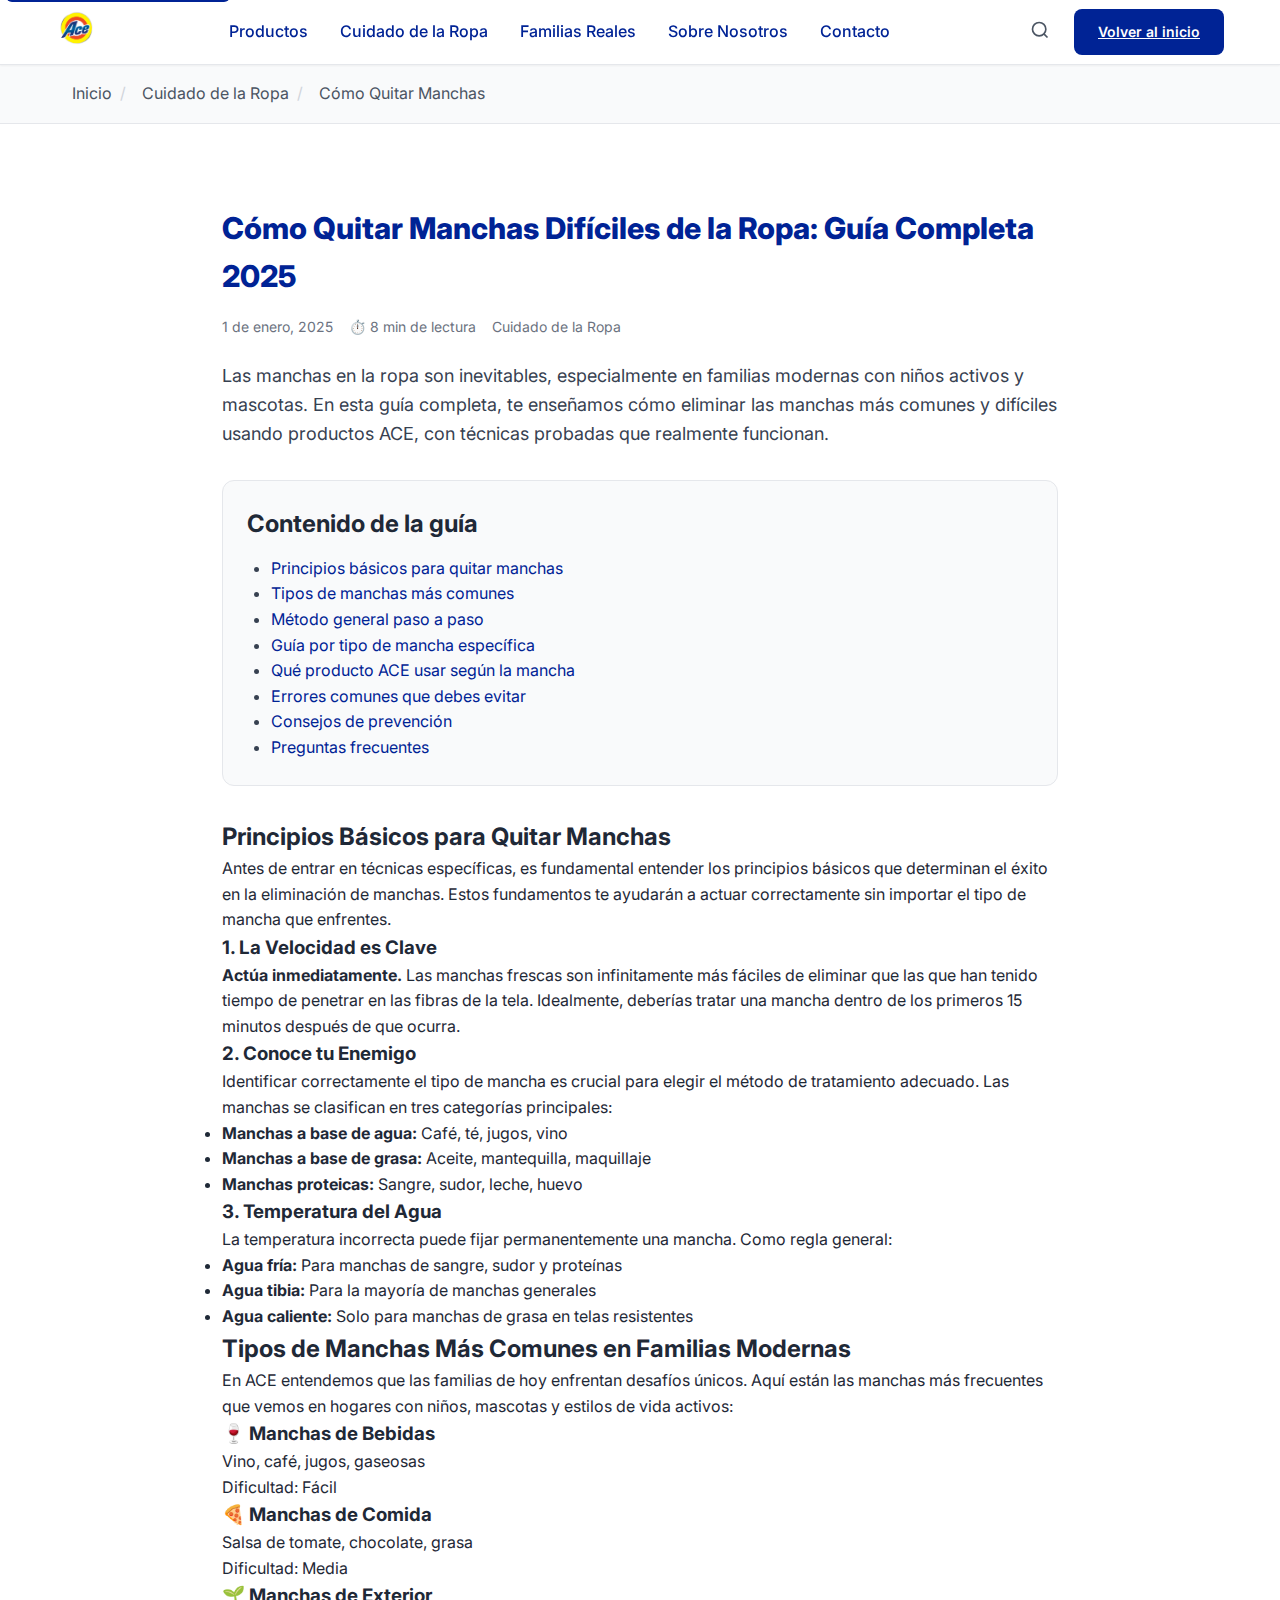
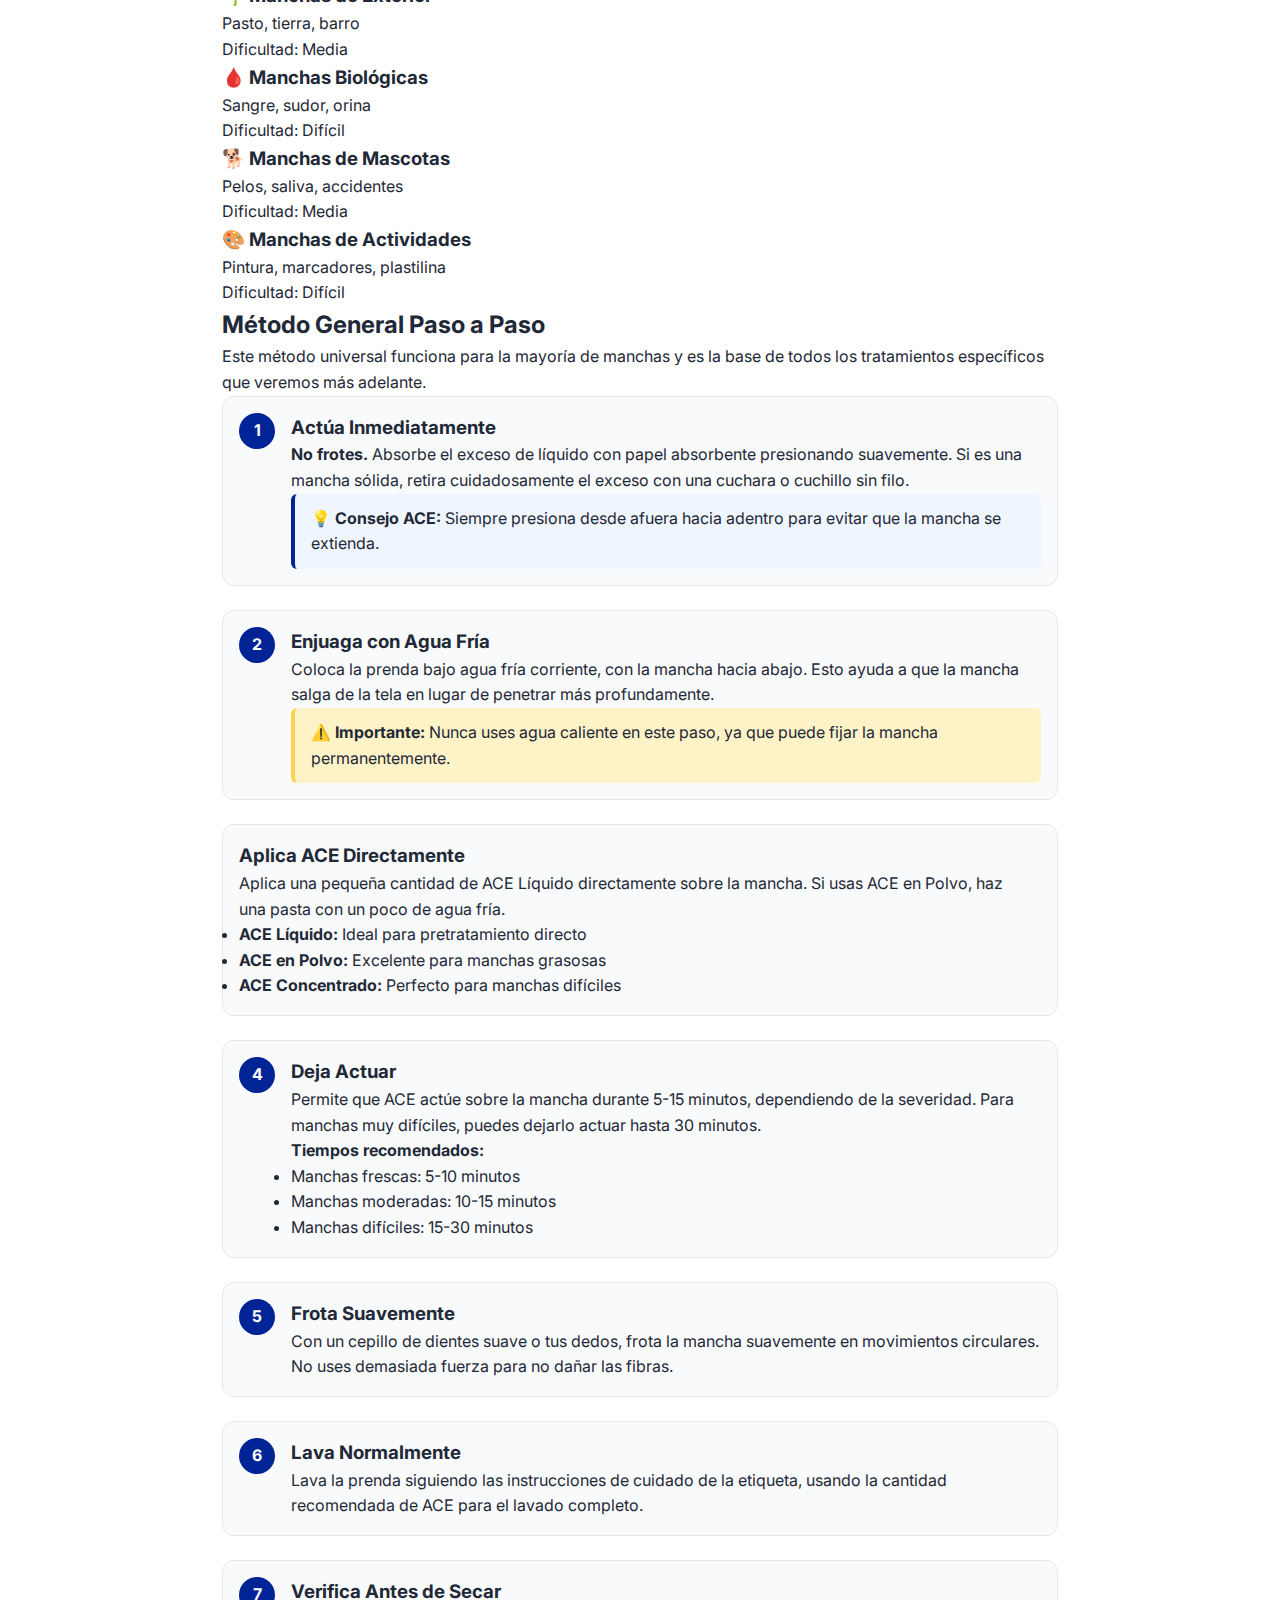
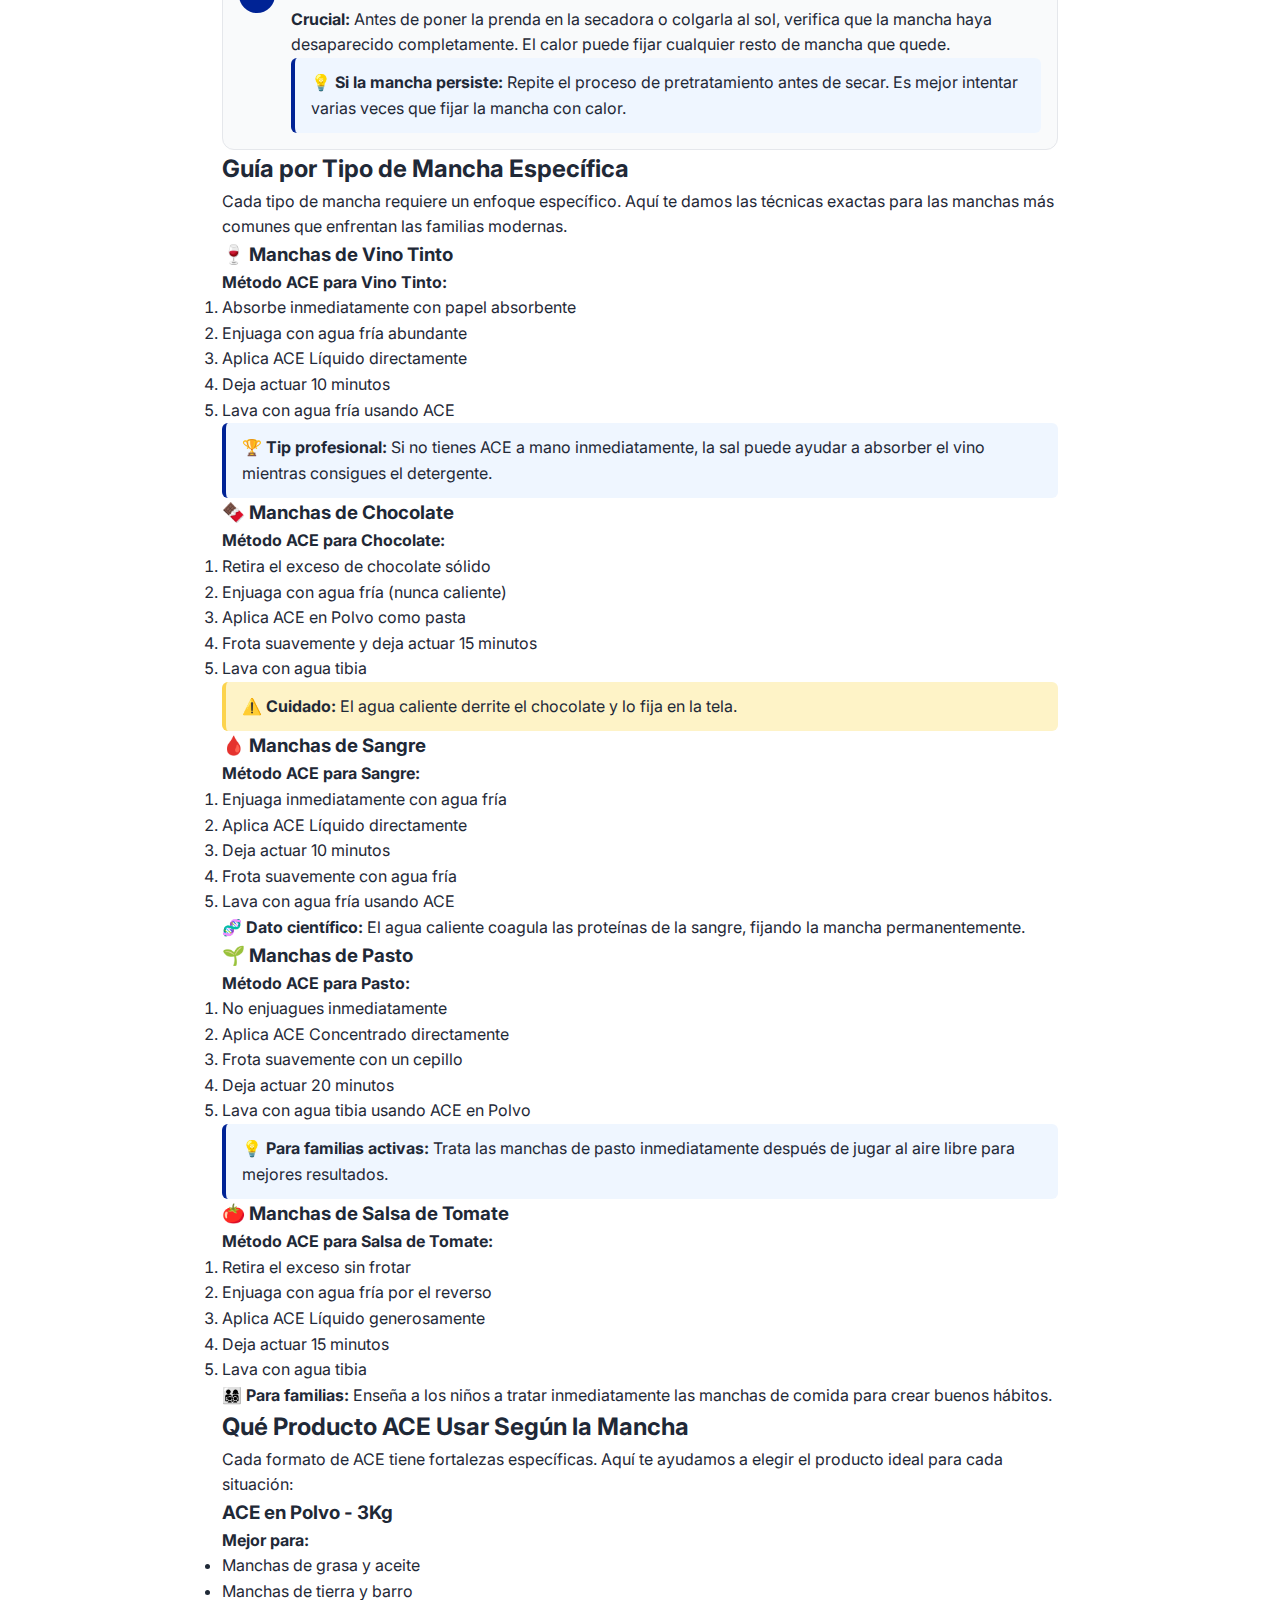
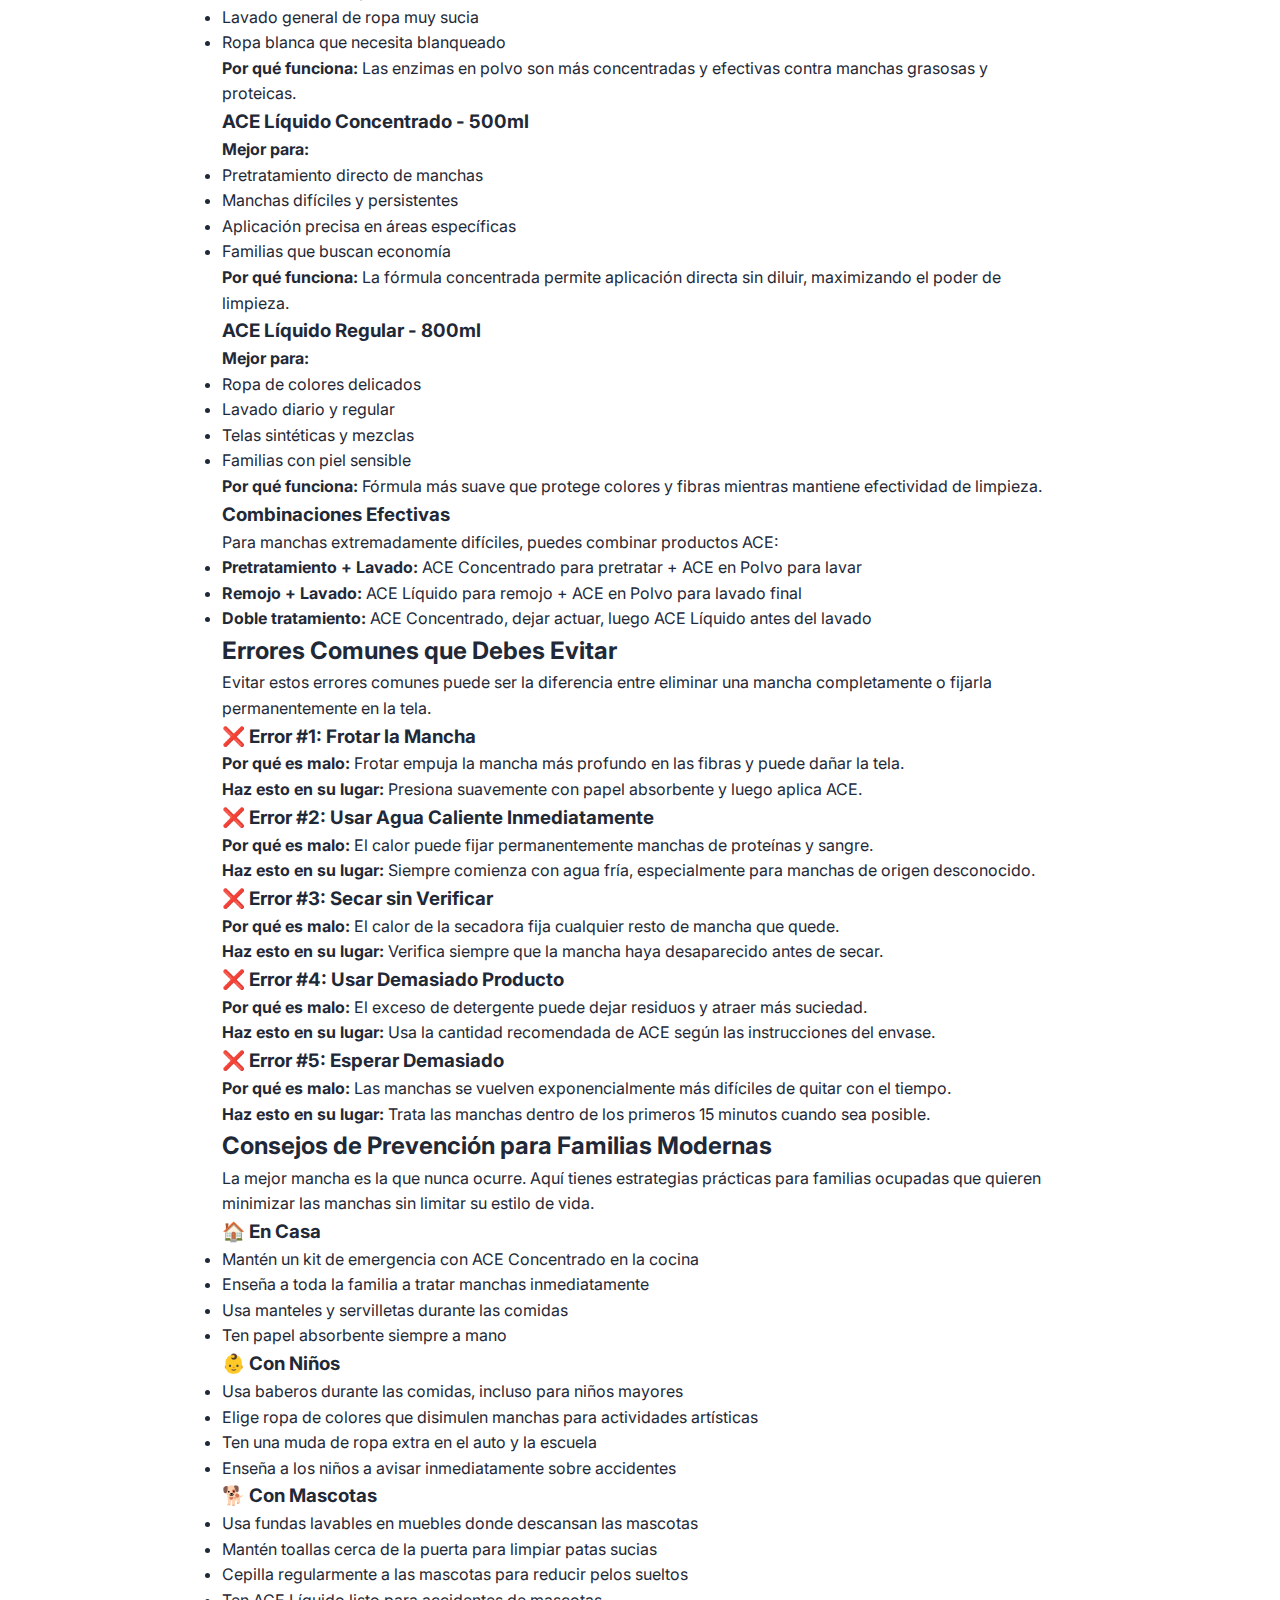
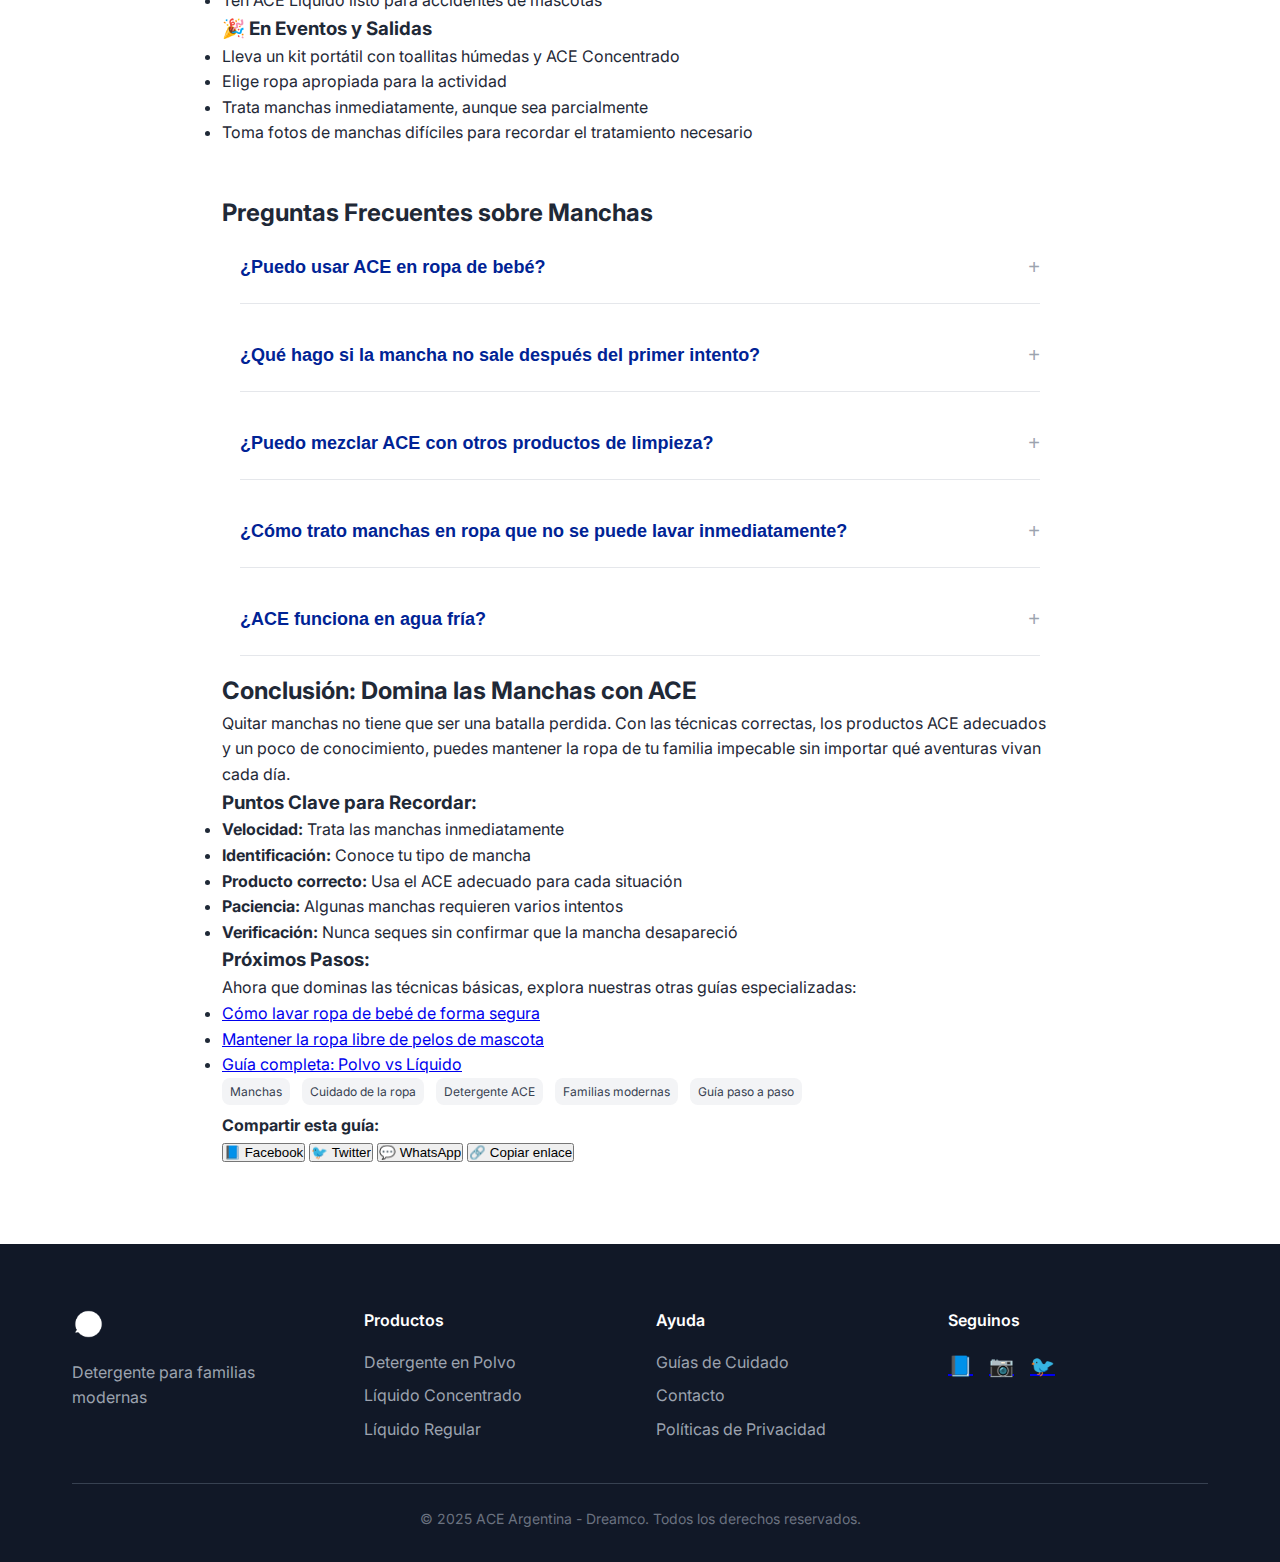
<file: guias/como-quitar-manchas.html>
<!DOCTYPE html>
<html lang="es" itemscope itemtype="https://schema.org/Article">
<head>
    <meta charset="UTF-8">
    <meta name="viewport" content="width=device-width, initial-scale=1.0">
    <meta name="description" content="Guía completa paso a paso para quitar manchas difíciles de la ropa: vino, grasa, sangre, pasto y más. Consejos expertos con productos ACE.">
    <meta name="keywords" content="como quitar manchas, manchas de vino, manchas de grasa, quitar manchas ropa, detergente ACE, guía lavado">
    <meta name="author" content="ACE Argentina">
    <meta name="robots" content="index, follow">
    
    <title>Cómo Quitar Manchas Difíciles de la Ropa: Guía Completa 2025 | ACE Argentina</title>
    <link rel="canonical" href="https://ace.ar/guias/como-quitar-manchas.html">
    <link rel="stylesheet" href="../styles.css">
    <link rel="preconnect" href="https://fonts.googleapis.com">
    <link rel="preconnect" href="https://fonts.gstatic.com" crossorigin>
    <link href="https://fonts.googleapis.com/css2?family=Inter:wght@300;400;500;600;700;800&display=swap" rel="stylesheet">
    
    <!-- Structured Data - Article -->
    <script type="application/ld+json">
    {
        "@context": "https://schema.org",
        "@type": "Article",
        "headline": "Cómo Quitar Manchas Difíciles de la Ropa: Guía Completa 2025",
        "description": "Guía completa paso a paso para quitar manchas difíciles de la ropa: vino, grasa, sangre, pasto y más. Consejos expertos con productos ACE.",
        "author": {
            "@type": "Organization",
            "name": "ACE Argentina"
        },
        "publisher": {
            "@type": "Organization",
            "name": "ACE Argentina",
            "logo": {
                "@type": "ImageObject",
                "url": "https://ace.ar/images/logo.png"
            }
        },
        "datePublished": "2025-01-01",
        "dateModified": "2025-01-01",
        "mainEntityOfPage": {
            "@type": "WebPage",
            "@id": "https://ace.ar/guias/como-quitar-manchas.html"
        },
        "articleSection": "Cuidado de la Ropa",
        "keywords": ["manchas", "lavado", "detergente", "cuidado ropa", "ACE"]
    }
    </script>
    
    <!-- Structured Data - HowTo -->
    <script type="application/ld+json">
    {
        "@context": "https://schema.org",
        "@type": "HowTo",
        "name": "Cómo quitar manchas difíciles de la ropa",
        "description": "Método paso a paso para eliminar manchas difíciles usando detergente ACE",
        "totalTime": "PT30M",
        "supply": [
            {
                "@type": "HowToSupply",
                "name": "Detergente ACE"
            },
            {
                "@type": "HowToSupply", 
                "name": "Agua fría"
            },
            {
                "@type": "HowToSupply",
                "name": "Cepillo suave"
            }
        ],
        "step": [
            {
                "@type": "HowToStep",
                "name": "Actuar rápidamente",
                "text": "Trata la mancha lo antes posible. Cuanto más tiempo pase, más difícil será eliminarla.",
                "url": "https://ace.ar/guias/como-quitar-manchas.html#paso-1"
            },
            {
                "@type": "HowToStep", 
                "name": "Identificar el tipo de mancha",
                "text": "Determina qué causó la mancha para elegir el método de tratamiento adecuado.",
                "url": "https://ace.ar/guias/como-quitar-manchas.html#paso-2"
            },
            {
                "@type": "HowToStep",
                "name": "Aplicar pretratamiento",
                "text": "Aplica ACE directamente sobre la mancha y deja actuar por 5-10 minutos.",
                "url": "https://ace.ar/guias/como-quitar-manchas.html#paso-3"
            },
            {
                "@type": "HowToStep",
                "name": "Lavar normalmente",
                "text": "Lava la prenda con ACE siguiendo las instrucciones de cuidado de la tela.",
                "url": "https://ace.ar/guias/como-quitar-manchas.html#paso-4"
            }
        ]
    }
    </script>
    
    <!-- Structured Data - FAQPage -->
    <script type="application/ld+json">
    {
        "@context": "https://schema.org",
        "@type": "FAQPage",
        "mainEntity": [
            {
                "@type": "Question",
                "name": "¿Cuál es la mejor forma de quitar manchas de vino tinto?",
                "acceptedAnswer": {
                    "@type": "Answer",
                    "text": "Para manchas de vino tinto: 1) Absorbe el exceso inmediatamente con papel absorbente, 2) Enjuaga con agua fría, 3) Aplica ACE directamente sobre la mancha, 4) Deja actuar 10 minutos, 5) Lava con agua fría usando ACE."
                }
            },
            {
                "@type": "Question",
                "name": "¿Cómo eliminar manchas de grasa de la ropa?",
                "acceptedAnswer": {
                    "@type": "Answer",
                    "text": "Para manchas de grasa: 1) No uses agua caliente inicialmente, 2) Aplica ACE Líquido directamente sobre la mancha, 3) Frota suavemente con un cepillo, 4) Deja actuar 15 minutos, 5) Lava con agua tibia usando ACE en Polvo."
                }
            },
            {
                "@type": "Question",
                "name": "¿Se pueden quitar manchas viejas o secas?",
                "acceptedAnswer": {
                    "@type": "Answer",
                    "text": "Sí, aunque es más difícil. Para manchas viejas: 1) Remoja la prenda en agua fría con ACE por 30 minutos, 2) Aplica ACE directamente sobre la mancha, 3) Frota suavemente, 4) Deja actuar toda la noche, 5) Lava normalmente. Puede requerir varios intentos."
                }
            }
        ]
    }
    </script>
</head>
<body>
    <!-- Header -->
    <header class="header" role="banner">
        <nav class="nav-container" role="navigation" aria-label="Navegación principal">
            <div class="nav-brand">
                <a href="../index.html">
                    <img src="../images/logo.png" alt="ACE Argentina Logo" class="logo" width="120" height="40">
                </a>
            </div>
            <ul class="nav-menu" id="nav-menu">
                <li><a href="../index.html#productos" class="nav-link">Productos</a></li>
                <li><a href="../index.html#cuidado-ropa" class="nav-link">Cuidado de la Ropa</a></li>
                <li><a href="../index.html#familias-reales" class="nav-link">Familias Reales</a></li>
                <li><a href="../index.html#sobre-nosotros" class="nav-link">Sobre Nosotros</a></li>
                <li><a href="../index.html#contacto" class="nav-link">Contacto</a></li>
            </ul>
            <div class="nav-actions">
                <button class="search-btn" aria-label="Buscar" onclick="toggleSearch()">
                    <svg width="20" height="20" viewBox="0 0 24 24" fill="none" stroke="currentColor" stroke-width="2">
                        <circle cx="11" cy="11" r="8"></circle>
                        <path d="m21 21-4.35-4.35"></path>
                    </svg>
                </button>
                <a href="../index.html" class="cta-btn">Volver al inicio</a>
            </div>
            <button class="mobile-menu-btn" id="mobile-menu-btn" aria-label="Menú móvil" onclick="toggleMobileMenu()">
                <span></span>
                <span></span>
                <span></span>
            </button>
        </nav>
    </header>

    <!-- Breadcrumb -->
    <nav class="breadcrumb" aria-label="Navegación de migas de pan">
        <div class="container">
            <ol class="breadcrumb-list">
                <li><a href="../index.html">Inicio</a></li>
                <li><a href="../index.html#cuidado-ropa">Cuidado de la Ropa</a></li>
                <li aria-current="page">Cómo Quitar Manchas</li>
            </ol>
        </div>
    </nav>

    <!-- Article Content -->
    <main class="article-main" role="main">
        <article class="article-container">
            <div class="container">
                <header class="article-header">
                    <h1 itemprop="headline">Cómo Quitar Manchas Difíciles de la Ropa: Guía Completa 2025</h1>
                    <div class="article-meta">
                        <time datetime="2025-01-01" itemprop="datePublished">1 de enero, 2025</time>
                        <span class="reading-time">⏱️ 8 min de lectura</span>
                        <span class="article-category">Cuidado de la Ropa</span>
                    </div>
                    <p class="article-intro">
                        Las manchas en la ropa son inevitables, especialmente en familias modernas con niños activos y mascotas. 
                        En esta guía completa, te enseñamos cómo eliminar las manchas más comunes y difíciles usando productos ACE, 
                        con técnicas probadas que realmente funcionan.
                    </p>
                </header>

                <div class="article-content" itemprop="articleBody">
                    <!-- Table of Contents -->
                    <div class="table-of-contents">
                        <h2>Contenido de la guía</h2>
                        <ul>
                            <li><a href="#principios-basicos">Principios básicos para quitar manchas</a></li>
                            <li><a href="#tipos-manchas">Tipos de manchas más comunes</a></li>
                            <li><a href="#metodo-general">Método general paso a paso</a></li>
                            <li><a href="#manchas-especificas">Guía por tipo de mancha específica</a></li>
                            <li><a href="#productos-ace">Qué producto ACE usar según la mancha</a></li>
                            <li><a href="#errores-comunes">Errores comunes que debes evitar</a></li>
                            <li><a href="#prevencion">Consejos de prevención</a></li>
                            <li><a href="#faq-manchas">Preguntas frecuentes</a></li>
                        </ul>
                    </div>

                    <section id="principios-basicos">
                        <h2>Principios Básicos para Quitar Manchas</h2>
                        <p>
                            Antes de entrar en técnicas específicas, es fundamental entender los principios básicos que 
                            determinan el éxito en la eliminación de manchas. Estos fundamentos te ayudarán a actuar 
                            correctamente sin importar el tipo de mancha que enfrentes.
                        </p>

                        <h3>1. La Velocidad es Clave</h3>
                        <p>
                            <strong>Actúa inmediatamente.</strong> Las manchas frescas son infinitamente más fáciles de 
                            eliminar que las que han tenido tiempo de penetrar en las fibras de la tela. Idealmente, 
                            deberías tratar una mancha dentro de los primeros 15 minutos después de que ocurra.
                        </p>

                        <h3>2. Conoce tu Enemigo</h3>
                        <p>
                            Identificar correctamente el tipo de mancha es crucial para elegir el método de tratamiento 
                            adecuado. Las manchas se clasifican en tres categorías principales:
                        </p>
                        <ul>
                            <li><strong>Manchas a base de agua:</strong> Café, té, jugos, vino</li>
                            <li><strong>Manchas a base de grasa:</strong> Aceite, mantequilla, maquillaje</li>
                            <li><strong>Manchas proteicas:</strong> Sangre, sudor, leche, huevo</li>
                        </ul>

                        <h3>3. Temperatura del Agua</h3>
                        <p>
                            La temperatura incorrecta puede fijar permanentemente una mancha. Como regla general:
                        </p>
                        <ul>
                            <li><strong>Agua fría:</strong> Para manchas de sangre, sudor y proteínas</li>
                            <li><strong>Agua tibia:</strong> Para la mayoría de manchas generales</li>
                            <li><strong>Agua caliente:</strong> Solo para manchas de grasa en telas resistentes</li>
                        </ul>
                    </section>

                    <section id="tipos-manchas">
                        <h2>Tipos de Manchas Más Comunes en Familias Modernas</h2>
                        <p>
                            En ACE entendemos que las familias de hoy enfrentan desafíos únicos. Aquí están las manchas 
                            más frecuentes que vemos en hogares con niños, mascotas y estilos de vida activos:
                        </p>

                        <div class="stain-types-grid">
                            <div class="stain-type-card">
                                <h3>🍷 Manchas de Bebidas</h3>
                                <p>Vino, café, jugos, gaseosas</p>
                                <span class="difficulty easy">Dificultad: Fácil</span>
                            </div>
                            <div class="stain-type-card">
                                <h3>🍕 Manchas de Comida</h3>
                                <p>Salsa de tomate, chocolate, grasa</p>
                                <span class="difficulty medium">Dificultad: Media</span>
                            </div>
                            <div class="stain-type-card">
                                <h3>🌱 Manchas de Exterior</h3>
                                <p>Pasto, tierra, barro</p>
                                <span class="difficulty medium">Dificultad: Media</span>
                            </div>
                            <div class="stain-type-card">
                                <h3>🩸 Manchas Biológicas</h3>
                                <p>Sangre, sudor, orina</p>
                                <span class="difficulty hard">Dificultad: Difícil</span>
                            </div>
                            <div class="stain-type-card">
                                <h3>🐕 Manchas de Mascotas</h3>
                                <p>Pelos, saliva, accidentes</p>
                                <span class="difficulty medium">Dificultad: Media</span>
                            </div>
                            <div class="stain-type-card">
                                <h3>🎨 Manchas de Actividades</h3>
                                <p>Pintura, marcadores, plastilina</p>
                                <span class="difficulty hard">Dificultad: Difícil</span>
                            </div>
                        </div>
                    </section>

                    <section id="metodo-general">
                        <h2>Método General Paso a Paso</h2>
                        <p>
                            Este método universal funciona para la mayoría de manchas y es la base de todos los 
                            tratamientos específicos que veremos más adelante.
                        </p>

                        <div class="step-by-step">
                            <div class="step" id="paso-1">
                                <div class="step-number">1</div>
                                <div class="step-content">
                                    <h3>Actúa Inmediatamente</h3>
                                    <p>
                                        <strong>No frotes.</strong> Absorbe el exceso de líquido con papel absorbente 
                                        presionando suavemente. Si es una mancha sólida, retira cuidadosamente el 
                                        exceso con una cuchara o cuchillo sin filo.
                                    </p>
                                    <div class="tip">
                                        <strong>💡 Consejo ACE:</strong> Siempre presiona desde afuera hacia adentro 
                                        para evitar que la mancha se extienda.
                                    </div>
                                </div>
                            </div>

                            <div class="step" id="paso-2">
                                <div class="step-number">2</div>
                                <div class="step-content">
                                    <h3>Enjuaga con Agua Fría</h3>
                                    <p>
                                        Coloca la prenda bajo agua fría corriente, con la mancha hacia abajo. 
                                        Esto ayuda a que la mancha salga de la tela en lugar de penetrar más profundamente.
                                    </p>
                                    <div class="warning">
                                        <strong>⚠️ Importante:</strong> Nunca uses agua caliente en este paso, 
                                        ya que puede fijar la mancha permanentemente.
                                    </div>
                                </div>
                            </div>

                            <div class="step" id="paso-3">
                                <div class="step-content">
                                    <h3>Aplica ACE Directamente</h3>
                                    <p>
                                        Aplica una pequeña cantidad de ACE Líquido directamente sobre la mancha. 
                                        Si usas ACE en Polvo, haz una pasta con un poco de agua fría.
                                    </p>
                                    <ul>
                                        <li><strong>ACE Líquido:</strong> Ideal para pretratamiento directo</li>
                                        <li><strong>ACE en Polvo:</strong> Excelente para manchas grasosas</li>
                                        <li><strong>ACE Concentrado:</strong> Perfecto para manchas difíciles</li>
                                    </ul>
                                </div>
                            </div>

                            <div class="step" id="paso-4">
                                <div class="step-number">4</div>
                                <div class="step-content">
                                    <h3>Deja Actuar</h3>
                                    <p>
                                        Permite que ACE actúe sobre la mancha durante 5-15 minutos, dependiendo 
                                        de la severidad. Para manchas muy difíciles, puedes dejarlo actuar hasta 30 minutos.
                                    </p>
                                    <div class="time-guide">
                                        <strong>Tiempos recomendados:</strong>
                                        <ul>
                                            <li>Manchas frescas: 5-10 minutos</li>
                                            <li>Manchas moderadas: 10-15 minutos</li>
                                            <li>Manchas difíciles: 15-30 minutos</li>
                                        </ul>
                                    </div>
                                </div>
                            </div>

                            <div class="step" id="paso-5">
                                <div class="step-number">5</div>
                                <div class="step-content">
                                    <h3>Frota Suavemente</h3>
                                    <p>
                                        Con un cepillo de dientes suave o tus dedos, frota la mancha suavemente 
                                        en movimientos circulares. No uses demasiada fuerza para no dañar las fibras.
                                    </p>
                                </div>
                            </div>

                            <div class="step" id="paso-6">
                                <div class="step-number">6</div>
                                <div class="step-content">
                                    <h3>Lava Normalmente</h3>
                                    <p>
                                        Lava la prenda siguiendo las instrucciones de cuidado de la etiqueta, 
                                        usando la cantidad recomendada de ACE para el lavado completo.
                                    </p>
                                </div>
                            </div>

                            <div class="step" id="paso-7">
                                <div class="step-number">7</div>
                                <div class="step-content">
                                    <h3>Verifica Antes de Secar</h3>
                                    <p>
                                        <strong>Crucial:</strong> Antes de poner la prenda en la secadora o colgarla al sol, 
                                        verifica que la mancha haya desaparecido completamente. El calor puede fijar 
                                        cualquier resto de mancha que quede.
                                    </p>
                                    <div class="tip">
                                        <strong>💡 Si la mancha persiste:</strong> Repite el proceso de pretratamiento 
                                        antes de secar. Es mejor intentar varias veces que fijar la mancha con calor.
                                    </div>
                                </div>
                            </div>
                        </div>
                    </section>

                    <section id="manchas-especificas">
                        <h2>Guía por Tipo de Mancha Específica</h2>
                        <p>
                            Cada tipo de mancha requiere un enfoque específico. Aquí te damos las técnicas exactas 
                            para las manchas más comunes que enfrentan las familias modernas.
                        </p>

                        <div class="specific-stains">
                            <div class="stain-guide">
                                <h3>🍷 Manchas de Vino Tinto</h3>
                                <div class="stain-method">
                                    <h4>Método ACE para Vino Tinto:</h4>
                                    <ol>
                                        <li>Absorbe inmediatamente con papel absorbente</li>
                                        <li>Enjuaga con agua fría abundante</li>
                                        <li>Aplica ACE Líquido directamente</li>
                                        <li>Deja actuar 10 minutos</li>
                                        <li>Lava con agua fría usando ACE</li>
                                    </ol>
                                    <div class="pro-tip">
                                        <strong>🏆 Tip profesional:</strong> Si no tienes ACE a mano inmediatamente, 
                                        la sal puede ayudar a absorber el vino mientras consigues el detergente.
                                    </div>
                                </div>
                            </div>

                            <div class="stain-guide">
                                <h3>🍫 Manchas de Chocolate</h3>
                                <div class="stain-method">
                                    <h4>Método ACE para Chocolate:</h4>
                                    <ol>
                                        <li>Retira el exceso de chocolate sólido</li>
                                        <li>Enjuaga con agua fría (nunca caliente)</li>
                                        <li>Aplica ACE en Polvo como pasta</li>
                                        <li>Frota suavemente y deja actuar 15 minutos</li>
                                        <li>Lava con agua tibia</li>
                                    </ol>
                                    <div class="warning">
                                        <strong>⚠️ Cuidado:</strong> El agua caliente derrite el chocolate y lo fija en la tela.
                                    </div>
                                </div>
                            </div>

                            <div class="stain-guide">
                                <h3>🩸 Manchas de Sangre</h3>
                                <div class="stain-method">
                                    <h4>Método ACE para Sangre:</h4>
                                    <ol>
                                        <li>Enjuaga inmediatamente con agua fría</li>
                                        <li>Aplica ACE Líquido directamente</li>
                                        <li>Deja actuar 10 minutos</li>
                                        <li>Frota suavemente con agua fría</li>
                                        <li>Lava con agua fría usando ACE</li>
                                    </ol>
                                    <div class="science-fact">
                                        <strong>🧬 Dato científico:</strong> El agua caliente coagula las proteínas 
                                        de la sangre, fijando la mancha permanentemente.
                                    </div>
                                </div>
                            </div>

                            <div class="stain-guide">
                                <h3>🌱 Manchas de Pasto</h3>
                                <div class="stain-method">
                                    <h4>Método ACE para Pasto:</h4>
                                    <ol>
                                        <li>No enjuagues inmediatamente</li>
                                        <li>Aplica ACE Concentrado directamente</li>
                                        <li>Frota suavemente con un cepillo</li>
                                        <li>Deja actuar 20 minutos</li>
                                        <li>Lava con agua tibia usando ACE en Polvo</li>
                                    </ol>
                                    <div class="tip">
                                        <strong>💡 Para familias activas:</strong> Trata las manchas de pasto 
                                        inmediatamente después de jugar al aire libre para mejores resultados.
                                    </div>
                                </div>
                            </div>

                            <div class="stain-guide">
                                <h3>🍅 Manchas de Salsa de Tomate</h3>
                                <div class="stain-method">
                                    <h4>Método ACE para Salsa de Tomate:</h4>
                                    <ol>
                                        <li>Retira el exceso sin frotar</li>
                                        <li>Enjuaga con agua fría por el reverso</li>
                                        <li>Aplica ACE Líquido generosamente</li>
                                        <li>Deja actuar 15 minutos</li>
                                        <li>Lava con agua tibia</li>
                                    </ol>
                                    <div class="family-tip">
                                        <strong>👨‍👩‍👧‍👦 Para familias:</strong> Enseña a los niños a tratar 
                                        inmediatamente las manchas de comida para crear buenos hábitos.
                                    </div>
                                </div>
                            </div>
                        </div>
                    </section>

                    <section id="productos-ace">
                        <h2>Qué Producto ACE Usar Según la Mancha</h2>
                        <p>
                            Cada formato de ACE tiene fortalezas específicas. Aquí te ayudamos a elegir el producto 
                            ideal para cada situación:
                        </p>

                        <div class="product-recommendations">
                            <div class="product-rec">
                                <h3>ACE en Polvo - 3Kg</h3>
                                <div class="best-for">
                                    <strong>Mejor para:</strong>
                                    <ul>
                                        <li>Manchas de grasa y aceite</li>
                                        <li>Manchas de tierra y barro</li>
                                        <li>Lavado general de ropa muy sucia</li>
                                        <li>Ropa blanca que necesita blanqueado</li>
                                    </ul>
                                </div>
                                <div class="why-works">
                                    <strong>Por qué funciona:</strong> Las enzimas en polvo son más concentradas 
                                    y efectivas contra manchas grasosas y proteicas.
                                </div>
                            </div>

                            <div class="product-rec">
                                <h3>ACE Líquido Concentrado - 500ml</h3>
                                <div class="best-for">
                                    <strong>Mejor para:</strong>
                                    <ul>
                                        <li>Pretratamiento directo de manchas</li>
                                        <li>Manchas difíciles y persistentes</li>
                                        <li>Aplicación precisa en áreas específicas</li>
                                        <li>Familias que buscan economía</li>
                                    </ul>
                                </div>
                                <div class="why-works">
                                    <strong>Por qué funciona:</strong> La fórmula concentrada permite aplicación 
                                    directa sin diluir, maximizando el poder de limpieza.
                                </div>
                            </div>

                            <div class="product-rec">
                                <h3>ACE Líquido Regular - 800ml</h3>
                                <div class="best-for">
                                    <strong>Mejor para:</strong>
                                    <ul>
                                        <li>Ropa de colores delicados</li>
                                        <li>Lavado diario y regular</li>
                                        <li>Telas sintéticas y mezclas</li>
                                        <li>Familias con piel sensible</li>
                                    </ul>
                                </div>
                                <div class="why-works">
                                    <strong>Por qué funciona:</strong> Fórmula más suave que protege colores 
                                    y fibras mientras mantiene efectividad de limpieza.
                                </div>
                            </div>
                        </div>

                        <div class="combination-guide">
                            <h3>Combinaciones Efectivas</h3>
                            <p>Para manchas extremadamente difíciles, puedes combinar productos ACE:</p>
                            <ul>
                                <li><strong>Pretratamiento + Lavado:</strong> ACE Concentrado para pretratar + ACE en Polvo para lavar</li>
                                <li><strong>Remojo + Lavado:</strong> ACE Líquido para remojo + ACE en Polvo para lavado final</li>
                                <li><strong>Doble tratamiento:</strong> ACE Concentrado, dejar actuar, luego ACE Líquido antes del lavado</li>
                            </ul>
                        </div>
                    </section>

                    <section id="errores-comunes">
                        <h2>Errores Comunes que Debes Evitar</h2>
                        <p>
                            Evitar estos errores comunes puede ser la diferencia entre eliminar una mancha 
                            completamente o fijarla permanentemente en la tela.
                        </p>

                        <div class="common-mistakes">
                            <div class="mistake">
                                <h3>❌ Error #1: Frotar la Mancha</h3>
                                <p><strong>Por qué es malo:</strong> Frotar empuja la mancha más profundo en las fibras y puede dañar la tela.</p>
                                <p><strong>Haz esto en su lugar:</strong> Presiona suavemente con papel absorbente y luego aplica ACE.</p>
                            </div>

                            <div class="mistake">
                                <h3>❌ Error #2: Usar Agua Caliente Inmediatamente</h3>
                                <p><strong>Por qué es malo:</strong> El calor puede fijar permanentemente manchas de proteínas y sangre.</p>
                                <p><strong>Haz esto en su lugar:</strong> Siempre comienza con agua fría, especialmente para manchas de origen desconocido.</p>
                            </div>

                            <div class="mistake">
                                <h3>❌ Error #3: Secar sin Verificar</h3>
                                <p><strong>Por qué es malo:</strong> El calor de la secadora fija cualquier resto de mancha que quede.</p>
                                <p><strong>Haz esto en su lugar:</strong> Verifica siempre que la mancha haya desaparecido antes de secar.</p>
                            </div>

                            <div class="mistake">
                                <h3>❌ Error #4: Usar Demasiado Producto</h3>
                                <p><strong>Por qué es malo:</strong> El exceso de detergente puede dejar residuos y atraer más suciedad.</p>
                                <p><strong>Haz esto en su lugar:</strong> Usa la cantidad recomendada de ACE según las instrucciones del envase.</p>
                            </div>

                            <div class="mistake">
                                <h3>❌ Error #5: Esperar Demasiado</h3>
                                <p><strong>Por qué es malo:</strong> Las manchas se vuelven exponencialmente más difíciles de quitar con el tiempo.</p>
                                <p><strong>Haz esto en su lugar:</strong> Trata las manchas dentro de los primeros 15 minutos cuando sea posible.</p>
                            </div>
                        </div>
                    </section>

                    <section id="prevencion">
                        <h2>Consejos de Prevención para Familias Modernas</h2>
                        <p>
                            La mejor mancha es la que nunca ocurre. Aquí tienes estrategias prácticas para 
                            familias ocupadas que quieren minimizar las manchas sin limitar su estilo de vida.
                        </p>

                        <div class="prevention-tips">
                            <div class="prevention-category">
                                <h3>🏠 En Casa</h3>
                                <ul>
                                    <li>Mantén un kit de emergencia con ACE Concentrado en la cocina</li>
                                    <li>Enseña a toda la familia a tratar manchas inmediatamente</li>
                                    <li>Usa manteles y servilletas durante las comidas</li>
                                    <li>Ten papel absorbente siempre a mano</li>
                                </ul>
                            </div>

                            <div class="prevention-category">
                                <h3>👶 Con Niños</h3>
                                <ul>
                                    <li>Usa baberos durante las comidas, incluso para niños mayores</li>
                                    <li>Elige ropa de colores que disimulen manchas para actividades artísticas</li>
                                    <li>Ten una muda de ropa extra en el auto y la escuela</li>
                                    <li>Enseña a los niños a avisar inmediatamente sobre accidentes</li>
                                </ul>
                            </div>

                            <div class="prevention-category">
                                <h3>🐕 Con Mascotas</h3>
                                <ul>
                                    <li>Usa fundas lavables en muebles donde descansan las mascotas</li>
                                    <li>Mantén toallas cerca de la puerta para limpiar patas sucias</li>
                                    <li>Cepilla regularmente a las mascotas para reducir pelos sueltos</li>
                                    <li>Ten ACE Líquido listo para accidentes de mascotas</li>
                                </ul>
                            </div>

                            <div class="prevention-category">
                                <h3>🎉 En Eventos y Salidas</h3>
                                <ul>
                                    <li>Lleva un kit portátil con toallitas húmedas y ACE Concentrado</li>
                                    <li>Elige ropa apropiada para la actividad</li>
                                    <li>Trata manchas inmediatamente, aunque sea parcialmente</li>
                                    <li>Toma fotos de manchas difíciles para recordar el tratamiento necesario</li>
                                </ul>
                            </div>
                        </div>
                    </section>

                    <section id="faq-manchas" class="faq-section" itemscope itemtype="https://schema.org/FAQPage">
                        <h2>Preguntas Frecuentes sobre Manchas</h2>
                        
                        <div class="faq-container">
                            <div class="faq-item" itemscope itemprop="mainEntity" itemtype="https://schema.org/Question">
                                <button class="faq-question" onclick="toggleFAQ(this)">
                                    <h3 itemprop="name">¿Puedo usar ACE en ropa de bebé?</h3>
                                    <span class="faq-icon">+</span>
                                </button>
                                <div class="faq-answer" itemscope itemprop="acceptedAnswer" itemtype="https://schema.org/Answer">
                                    <div itemprop="text">
                                        <p>Sí, ACE es seguro para ropa de bebé. Recomendamos usar <strong>ACE Líquido Regular</strong> ya que es más suave con las telas delicadas. Para manchas específicas de bebé como leche o comida, aplica ACE directamente sobre la mancha, deja actuar 5-10 minutos y lava con agua tibia. Siempre enjuaga bien para eliminar cualquier residuo de detergente.</p>
                                    </div>
                                </div>
                            </div>

                            <div class="faq-item" itemscope itemprop="mainEntity" itemtype="https://schema.org/Question">
                                <button class="faq-question" onclick="toggleFAQ(this)">
                                    <h3 itemprop="name">¿Qué hago si la mancha no sale después del primer intento?</h3>
                                    <span class="faq-icon">+</span>
                                </button>
                                <div class="faq-answer" itemscope itemprop="acceptedAnswer" itemtype="https://schema.org/Answer">
                                    <div itemprop="text">
                                        <p><strong>No te rindas.</strong> Muchas manchas difíciles requieren varios intentos. Repite el proceso de pretratamiento con ACE, pero esta vez:</p>
                                        <ol>
                                            <li>Deja actuar el producto por más tiempo (hasta 30 minutos)</li>
                                            <li>Usa ACE Concentrado para mayor poder de limpieza</li>
                                            <li>Frota muy suavemente con un cepillo de dientes</li>
                                            <li>Remoja la prenda toda la noche en agua fría con ACE</li>
                                        </ol>
                                        <p><strong>Importante:</strong> No seques la prenda hasta que la mancha haya desaparecido completamente.</p>
                                    </div>
                                </div>
                            </div>

                            <div class="faq-item" itemscope itemprop="mainEntity" itemtype="https://schema.org/Question">
                                <button class="faq-question" onclick="toggleFAQ(this)">
                                    <h3 itemprop="name">¿Puedo mezclar ACE con otros productos de limpieza?</h3>
                                    <span class="faq-icon">+</span>
                                </button>
                                <div class="faq-answer" itemscope itemprop="acceptedAnswer" itemtype="https://schema.org/Answer">
                                    <div itemprop="text">
                                        <p><strong>No recomendamos mezclar ACE con otros productos químicos</strong> como blanqueadores o quitamanchas comerciales, ya que puede ser peligroso y reducir la efectividad de ambos productos.</p>
                                        <p><strong>Puedes usar ACE con:</strong></p>
                                        <ul>
                                            <li>Suavizante de telas (en el compartimento correspondiente)</li>
                                            <li>Bicarbonato de sodio (para potenciar el poder de limpieza)</li>
                                            <li>Vinagre blanco (pero no al mismo tiempo, úsalos en lavados separados)</li>
                                        </ul>
                                    </div>
                                </div>
                            </div>

                            <div class="faq-item" itemscope itemprop="mainEntity" itemtype="https://schema.org/Question">
                                <button class="faq-question" onclick="toggleFAQ(this)">
                                    <h3 itemprop="name">¿Cómo trato manchas en ropa que no se puede lavar inmediatamente?</h3>
                                    <span class="faq-icon">+</span>
                                </button>
                                <div class="faq-answer" itemscope itemprop="acceptedAnswer" itemtype="https://schema.org/Answer">
                                    <div itemprop="text">
                                        <p>Para ropa que no puedes lavar inmediatamente:</p>
                                        <ol>
                                            <li><strong>Absorbe el exceso</strong> sin frotar</li>
                                            <li><strong>Enjuaga con agua fría</strong> si es posible</li>
                                            <li><strong>Aplica ACE Concentrado</strong> directamente sobre la mancha</li>
                                            <li><strong>No dejes que se seque</strong> - mantén la zona húmeda</li>
                                            <li><strong>Guarda en una bolsa plástica</strong> hasta poder lavar</li>
                                        </ol>
                                        <p><strong>Para viajes:</strong> Lleva un pequeño frasco con ACE Concentrado para emergencias.</p>
                                    </div>
                                </div>
                            </div>

                            <div class="faq-item" itemscope itemprop="mainEntity" itemtype="https://schema.org/Question">
                                <button class="faq-question" onclick="toggleFAQ(this)">
                                    <h3 itemprop="name">¿ACE funciona en agua fría?</h3>
                                    <span class="faq-icon">+</span>
                                </button>
                                <div class="faq-answer" itemscope itemprop="acceptedAnswer" itemtype="https://schema.org/Answer">
                                    <div itemprop="text">
                                        <p><strong>Sí, ACE está formulado para ser efectivo en agua fría.</strong> De hecho, para muchas manchas (especialmente sangre, sudor y proteínas), el agua fría es preferible porque:</p>
                                        <ul>
                                            <li>Previene que las proteínas se coagulen y fijen</li>
                                            <li>Protege los colores de la ropa</li>
                                            <li>Ahorra energía</li>
                                            <li>Es más suave con las fibras delicadas</li>
                                        </ul>
                                        <p><strong>Tip:</strong> Para maximizar la efectividad en agua fría, deja que ACE actúe como pretratamiento por más tiempo antes del lavado.</p>
                                    </div>
                                </div>
                            </div>
                        </div>
                    </section>

                    <section class="conclusion">
                        <h2>Conclusión: Domina las Manchas con ACE</h2>
                        <p>
                            Quitar manchas no tiene que ser una batalla perdida. Con las técnicas correctas, 
                            los productos ACE adecuados y un poco de conocimiento, puedes mantener la ropa 
                            de tu familia impecable sin importar qué aventuras vivan cada día.
                        </p>
                        
                        <div class="key-takeaways">
                            <h3>Puntos Clave para Recordar:</h3>
                            <ul>
                                <li><strong>Velocidad:</strong> Trata las manchas inmediatamente</li>
                                <li><strong>Identificación:</strong> Conoce tu tipo de mancha</li>
                                <li><strong>Producto correcto:</strong> Usa el ACE adecuado para cada situación</li>
                                <li><strong>Paciencia:</strong> Algunas manchas requieren varios intentos</li>
                                <li><strong>Verificación:</strong> Nunca seques sin confirmar que la mancha desapareció</li>
                            </ul>
                        </div>

                        <div class="next-steps">
                            <h3>Próximos Pasos:</h3>
                            <p>
                                Ahora que dominas las técnicas básicas, explora nuestras otras guías especializadas:
                            </p>
                            <ul>
                                <li><a href="lavar-ropa-bebe.html">Cómo lavar ropa de bebé de forma segura</a></li>
                                <li><a href="ropa-sin-pelos-mascota.html">Mantener la ropa libre de pelos de mascota</a></li>
                                <li><a href="polvo-vs-liquido.html">Guía completa: Polvo vs Líquido</a></li>
                            </ul>
                        </div>
                    </section>
                </div>

                <footer class="article-footer">
                    <div class="article-tags">
                        <span class="tag">Manchas</span>
                        <span class="tag">Cuidado de la ropa</span>
                        <span class="tag">Detergente ACE</span>
                        <span class="tag">Familias modernas</span>
                        <span class="tag">Guía paso a paso</span>
                    </div>
                    
                    <div class="article-share">
                        <h4>Compartir esta guía:</h4>
                        <div class="share-buttons">
                            <button onclick="shareArticle('facebook')" class="share-btn facebook">📘 Facebook</button>
                            <button onclick="shareArticle('twitter')" class="share-btn twitter">🐦 Twitter</button>
                            <button onclick="shareArticle('whatsapp')" class="share-btn whatsapp">💬 WhatsApp</button>
                            <button onclick="copyLink()" class="share-btn copy">🔗 Copiar enlace</button>
                        </div>
                    </div>
                </footer>
            </div>
        </article>
    </main>

    <!-- Footer -->
    <footer class="footer">
        <div class="container">
            <div class="footer-content">
                <div class="footer-brand">
                    <img src="../images/logo.png" alt="ACE Argentina" class="footer-logo">
                    <p>Detergente para familias modernas</p>
                </div>
                <div class="footer-links">
                    <h4>Productos</h4>
                    <ul>
                        <li><a href="../index.html#productos">Detergente en Polvo</a></li>
                        <li><a href="../index.html#productos">Líquido Concentrado</a></li>
                        <li><a href="../index.html#productos">Líquido Regular</a></li>
                    </ul>
                </div>
                <div class="footer-links">
                    <h4>Ayuda</h4>
                    <ul>
                        <li><a href="../index.html#cuidado-ropa">Guías de Cuidado</a></li>
                        <li><a href="../index.html#contacto">Contacto</a></li>
                        <li><a href="../politicas.html">Políticas de Privacidad</a></li>
                    </ul>
                </div>
                <div class="footer-social">
                    <h4>Seguinos</h4>
                    <div class="social-links">
                        <a href="#" aria-label="Facebook">📘</a>
                        <a href="#" aria-label="Instagram">📷</a>
                        <a href="#" aria-label="Twitter">🐦</a>
                    </div>
                </div>
            </div>
            <div class="footer-bottom">
                <p>&copy; 2025 ACE Argentina - Dreamco. Todos los derechos reservados.</p>
            </div>
        </div>
    </footer>

    <script src="../script.js"></script>
    <script>
        // Additional functionality for article page
        function shareArticle(platform) {
            const url = encodeURIComponent(window.location.href);
            const title = encodeURIComponent(document.title);
            const text = encodeURIComponent('Guía completa para quitar manchas difíciles de la ropa con ACE Argentina');
            
            let shareUrl;
            switch(platform) {
                case 'facebook':
                    shareUrl = `https://www.facebook.com/sharer/sharer.php?u=${url}`;
                    break;
                case 'twitter':
                    shareUrl = `https://twitter.com/intent/tweet?url=${url}&text=${text}`;
                    break;
                case 'whatsapp':
                    shareUrl = `https://wa.me/?text=${text}%20${url}`;
                    break;
            }
            
            if (shareUrl) {
                window.open(shareUrl, '_blank', 'width=600,height=400');
            }
        }
        
        function copyLink() {
            navigator.clipboard.writeText(window.location.href).then(() => {
                alert('Enlace copiado al portapapeles');
            });
        }
    </script>
</body>
</html>
</file>
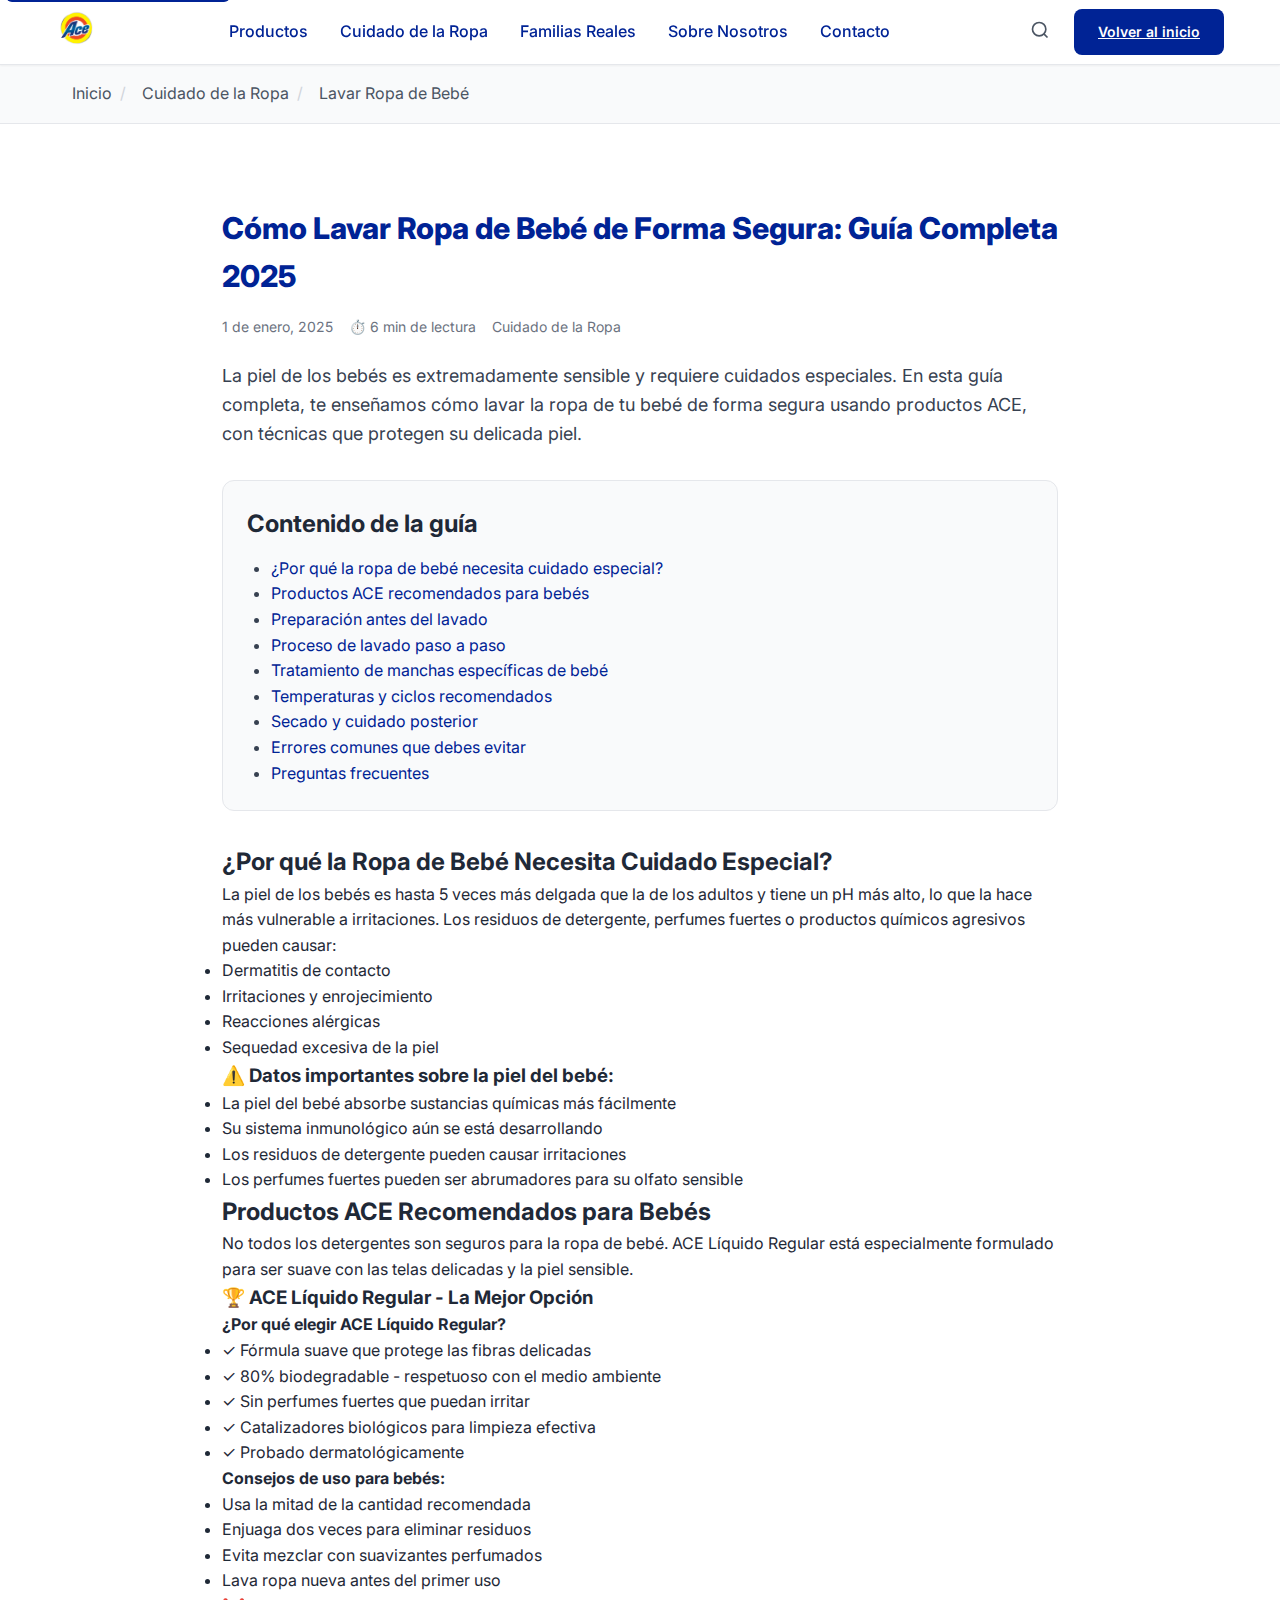
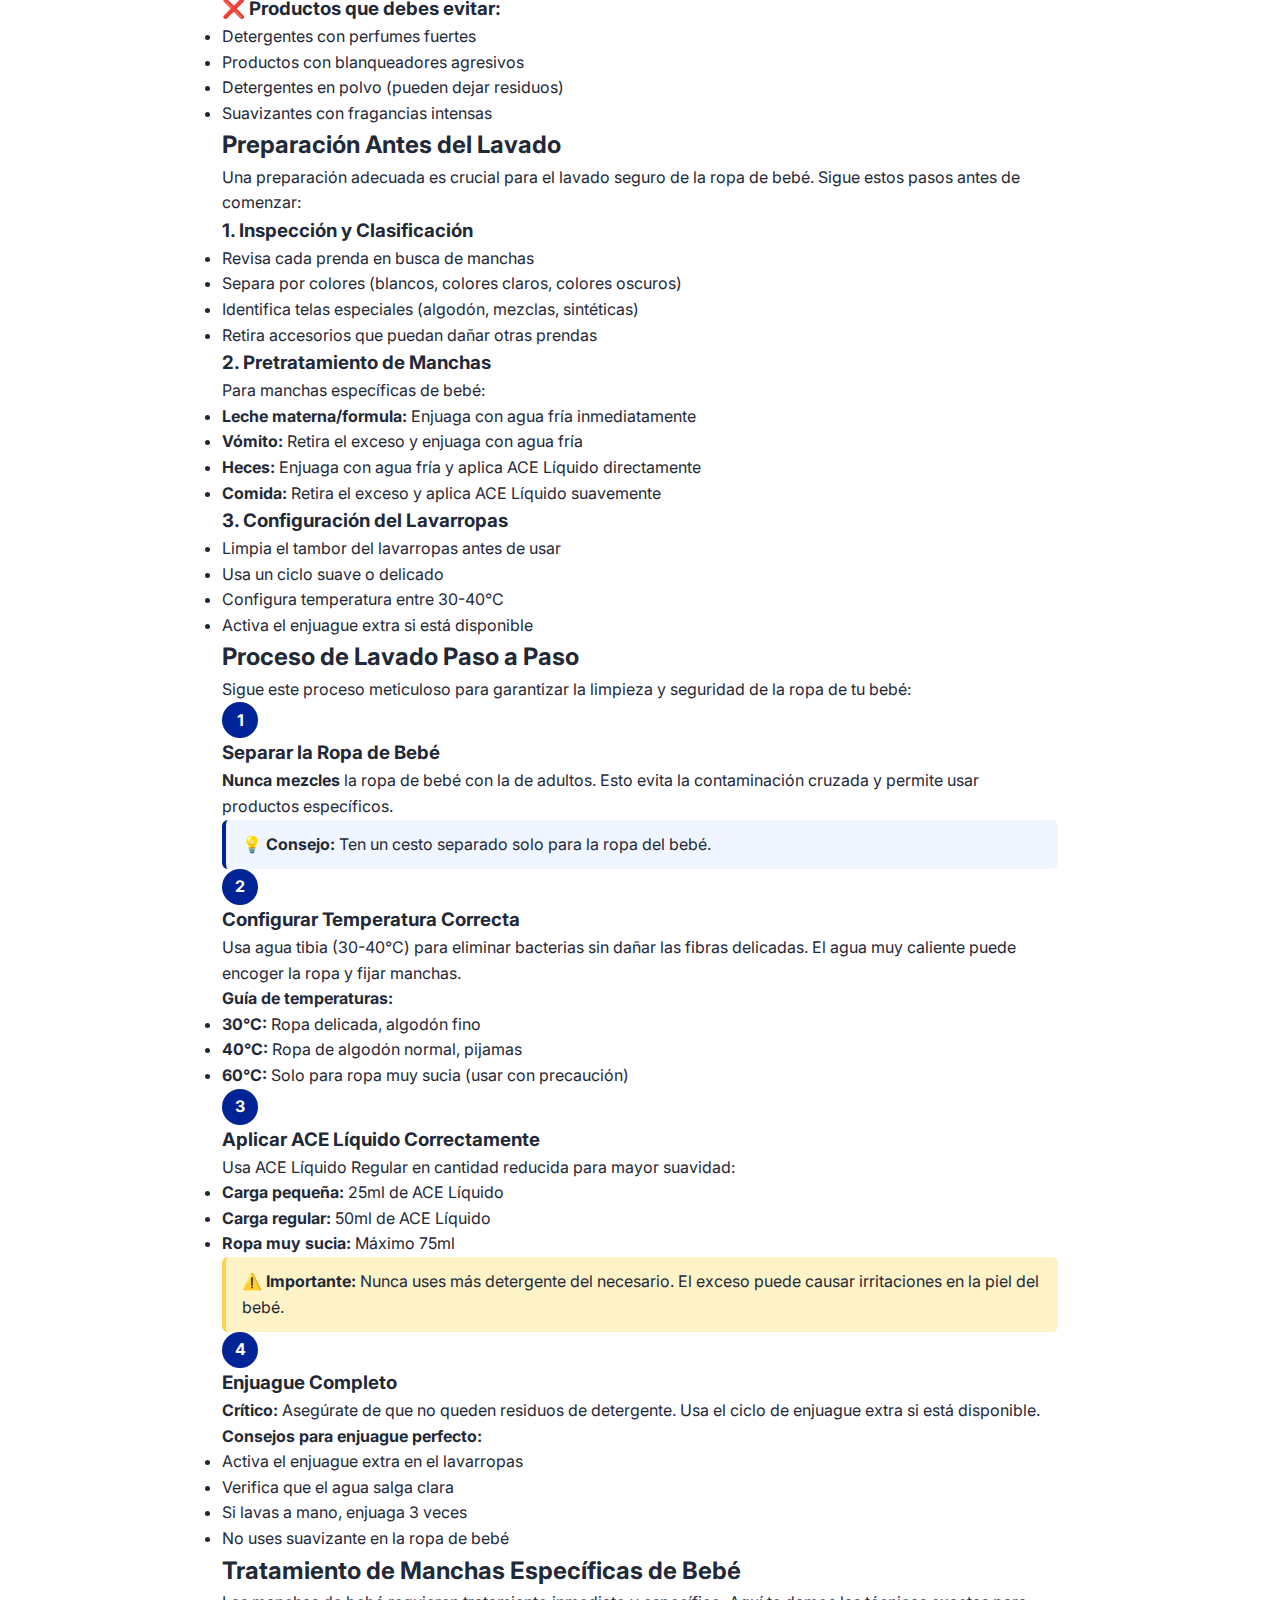
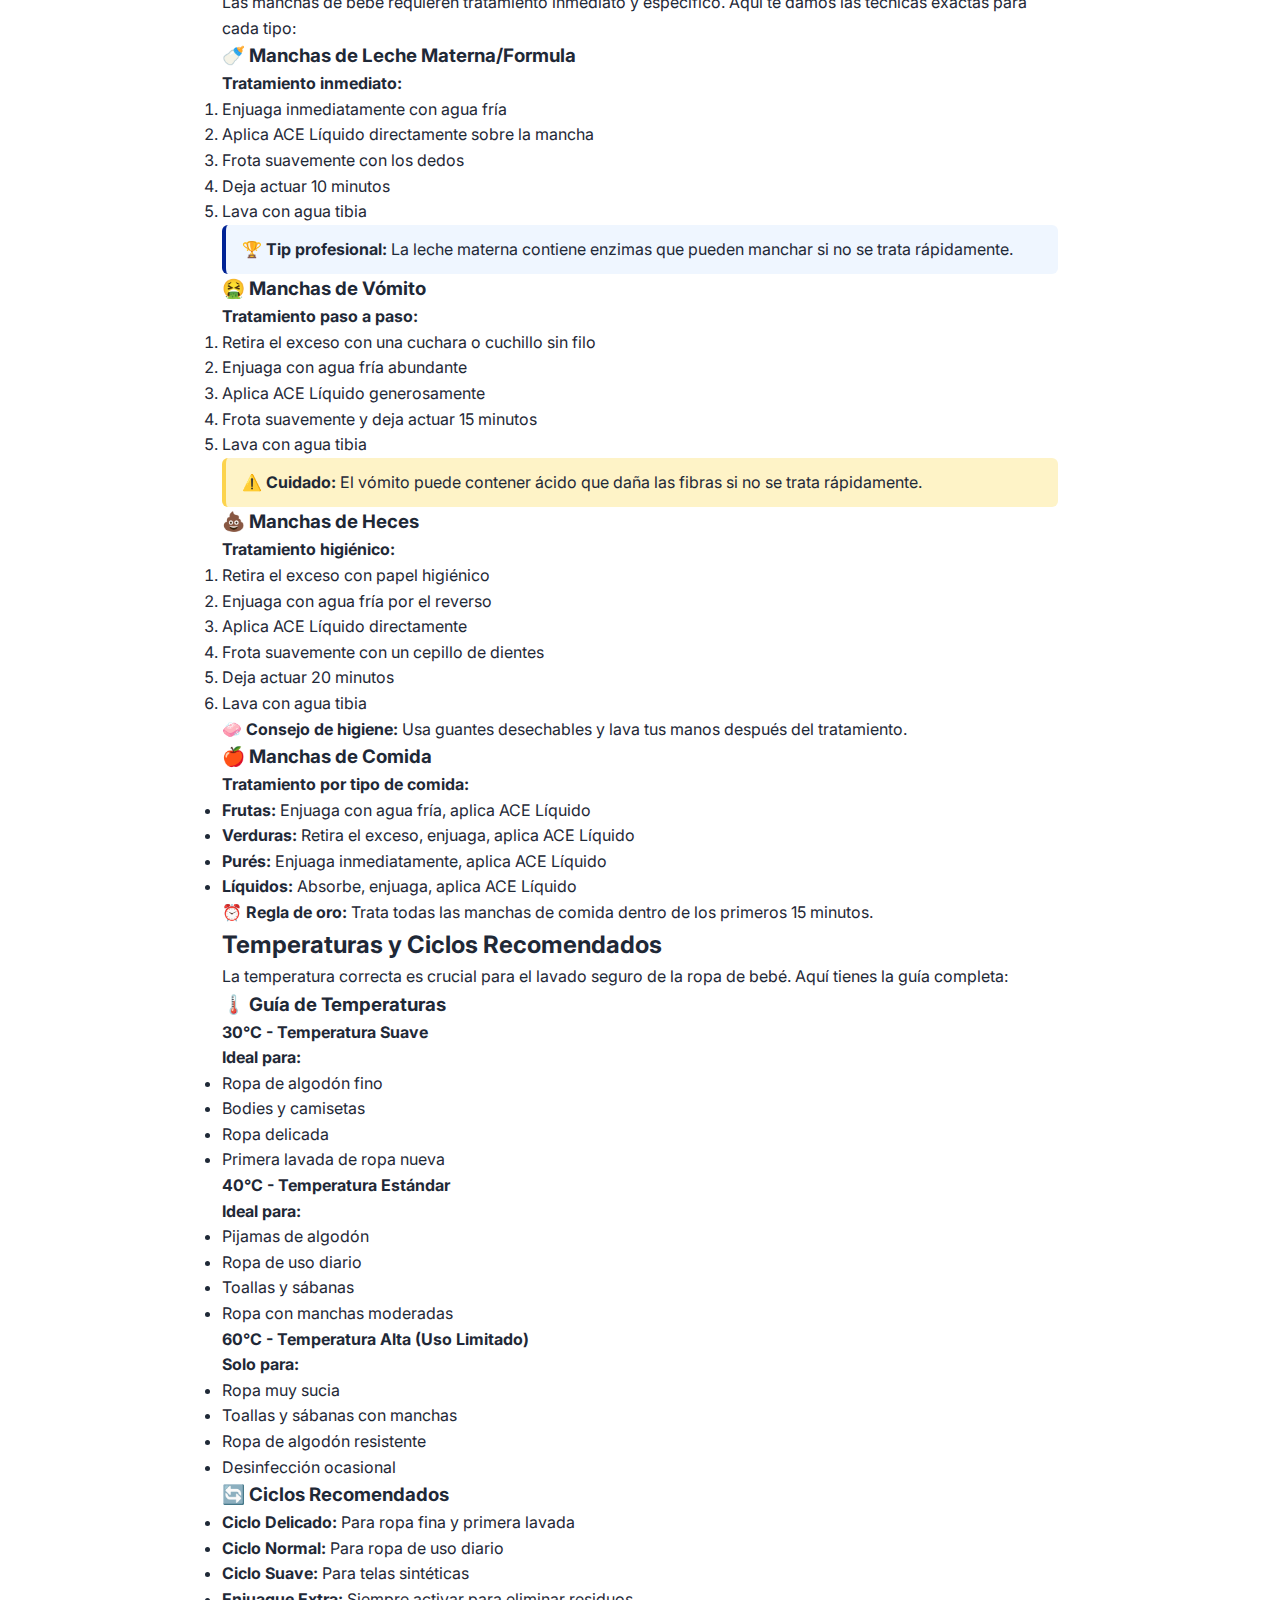
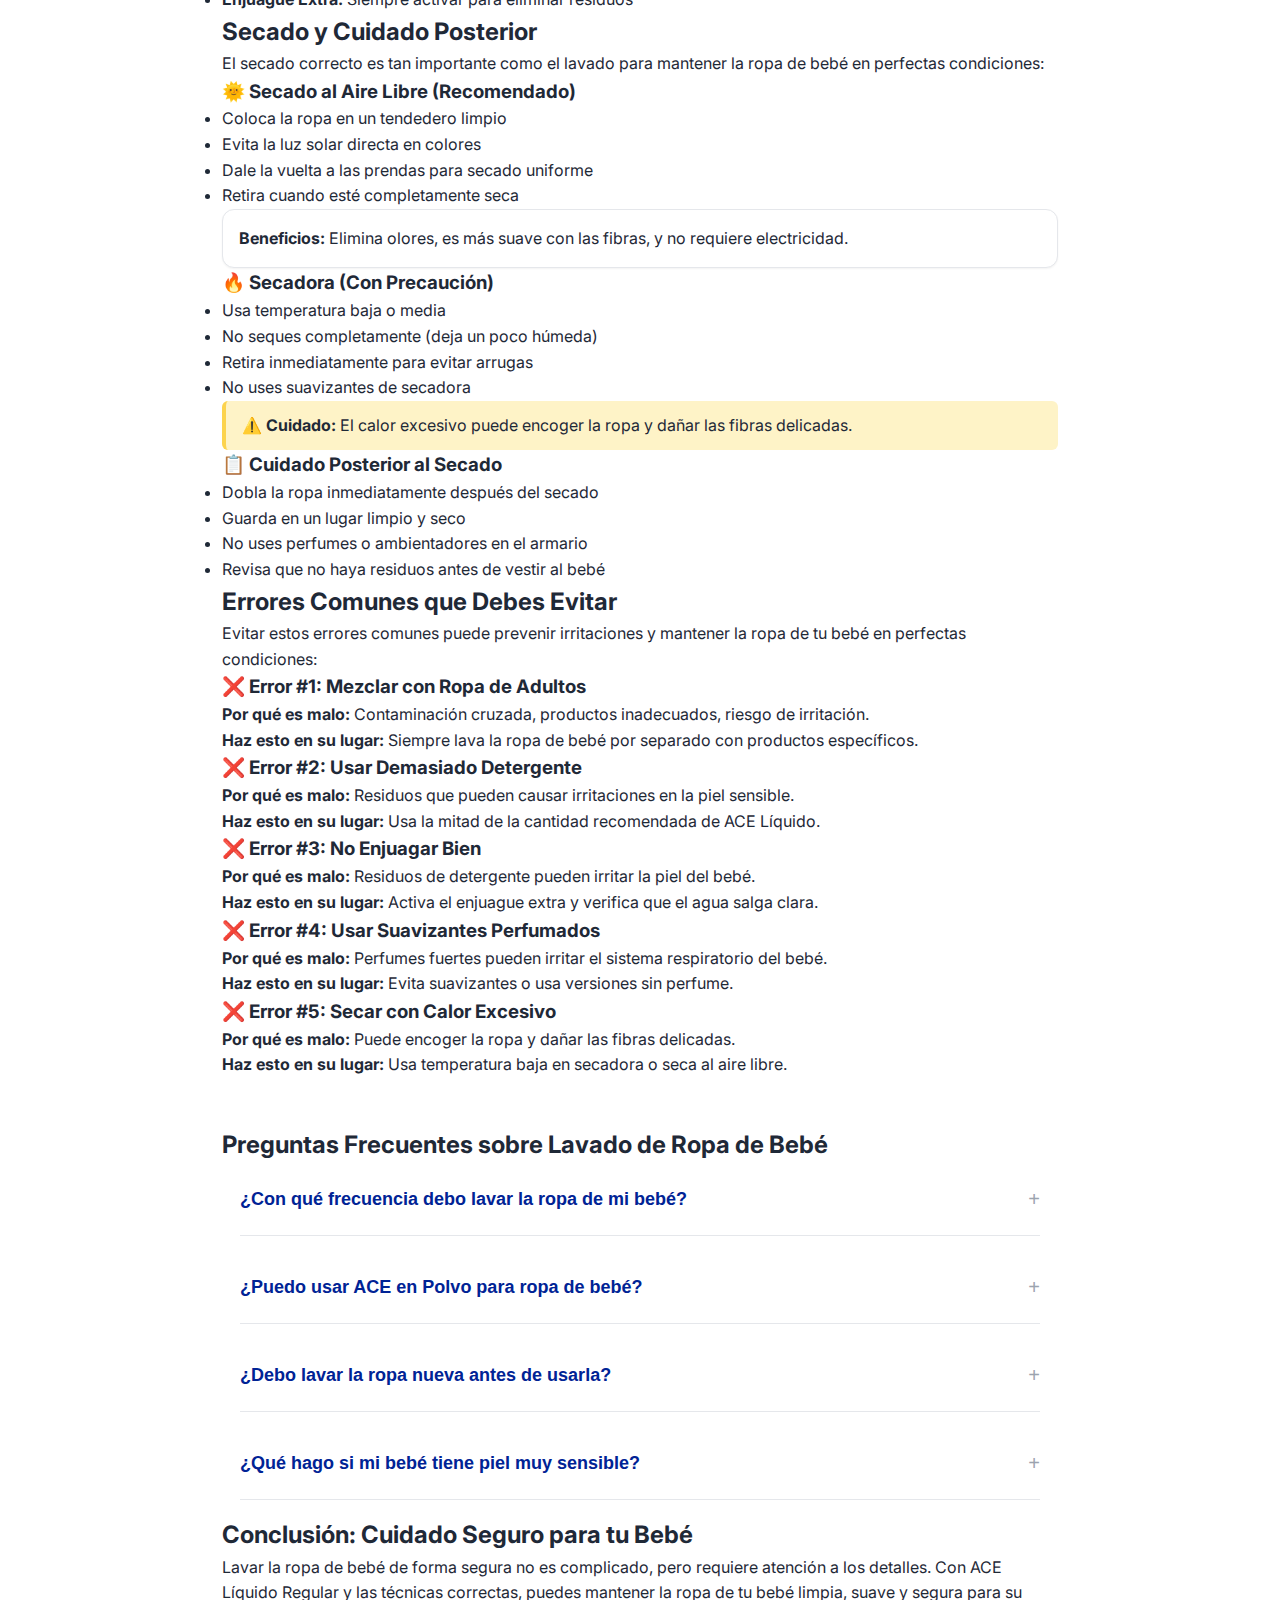
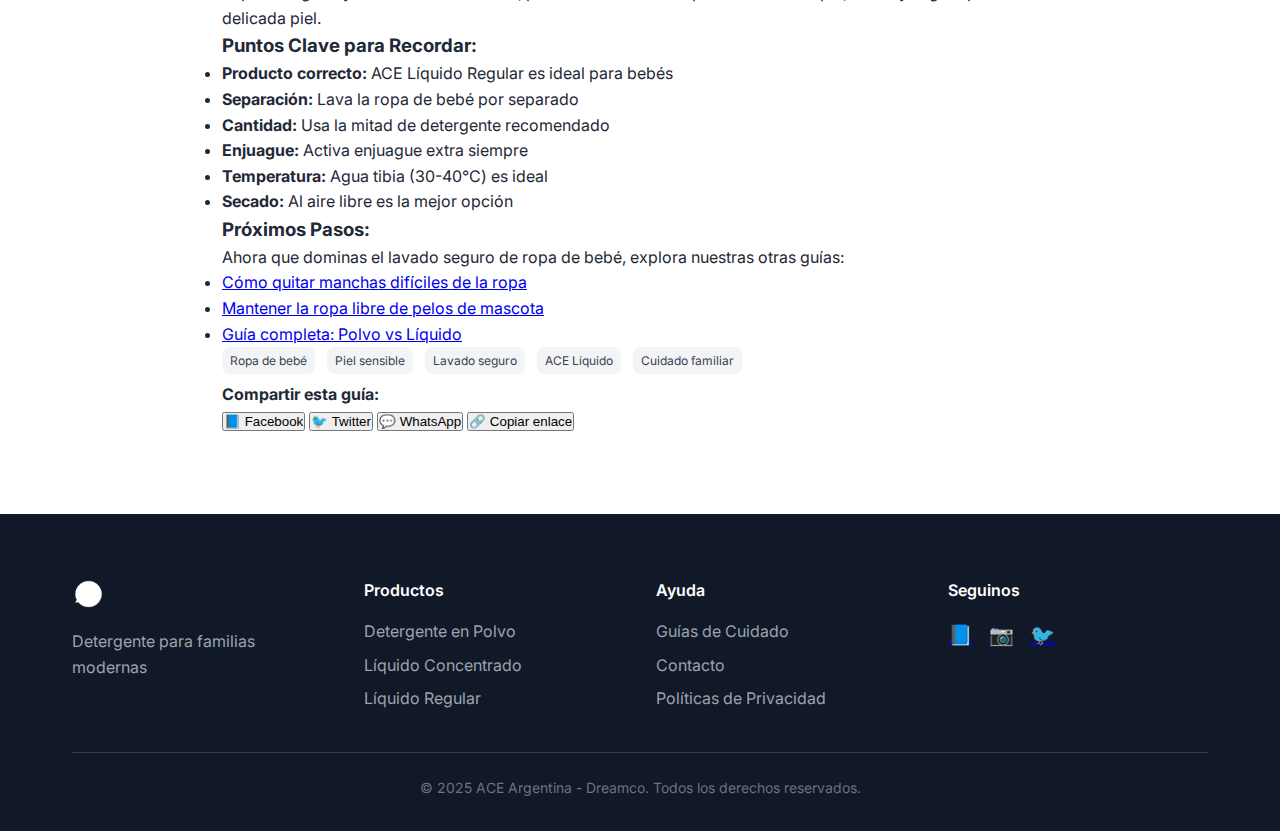
<file: guias/lavar-ropa-bebe.html>
<!DOCTYPE html>
<html lang="es" itemscope itemtype="https://schema.org/Article">
<head>
    <meta charset="UTF-8">
    <meta name="viewport" content="width=device-width, initial-scale=1.0">
    <meta name="description" content="Guía completa para lavar ropa de bebé de forma segura con ACE. Consejos especiales para piel sensible, temperaturas y productos recomendados.">
    <meta name="keywords" content="lavar ropa bebé, cuidado ropa bebé, piel sensible, detergente bebé, ACE bebé, Argentina">
    <meta name="author" content="ACE Argentina">
    <meta name="robots" content="index, follow">
    
    <title>Cómo Lavar Ropa de Bebé de Forma Segura: Guía Completa 2025 | ACE Argentina</title>
    <link rel="canonical" href="https://ace.ar/guias/lavar-ropa-bebe.html">
    <link rel="stylesheet" href="../styles.css">
    <link rel="preconnect" href="https://fonts.googleapis.com">
    <link rel="preconnect" href="https://fonts.gstatic.com" crossorigin>
    <link href="https://fonts.googleapis.com/css2?family=Inter:wght@300;400;500;600;700;800&display=swap" rel="stylesheet">
    
    <!-- Structured Data - Article -->
    <script type="application/ld+json">
    {
        "@context": "https://schema.org",
        "@type": "Article",
        "headline": "Cómo Lavar Ropa de Bebé de Forma Segura: Guía Completa 2025",
        "description": "Guía completa para lavar ropa de bebé de forma segura con ACE. Consejos especiales para piel sensible, temperaturas y productos recomendados.",
        "author": {
            "@type": "Organization",
            "name": "ACE Argentina"
        },
        "publisher": {
            "@type": "Organization",
            "name": "ACE Argentina",
            "logo": {
                "@type": "ImageObject",
                "url": "https://ace.ar/images/logo.png"
            }
        },
        "datePublished": "2025-01-01",
        "dateModified": "2025-01-01",
        "mainEntityOfPage": {
            "@type": "WebPage",
            "@id": "https://ace.ar/guias/lavar-ropa-bebe.html"
        },
        "articleSection": "Cuidado de la Ropa",
        "keywords": ["ropa bebé", "lavado seguro", "piel sensible", "detergente bebé", "ACE"]
    }
    </script>
    
    <!-- Structured Data - HowTo -->
    <script type="application/ld+json">
    {
        "@context": "https://schema.org",
        "@type": "HowTo",
        "name": "Cómo lavar ropa de bebé de forma segura",
        "description": "Método paso a paso para lavar ropa de bebé de forma segura usando ACE",
        "totalTime": "PT45M",
        "supply": [
            {
                "@type": "HowToSupply",
                "name": "ACE Líquido Regular"
            },
            {
                "@type": "HowToSupply",
                "name": "Agua tibia"
            },
            {
                "@type": "HowToSupply",
                "name": "Recipiente separado"
            }
        ],
        "step": [
            {
                "@type": "HowToStep",
                "name": "Separar la ropa de bebé",
                "text": "Lava la ropa de bebé por separado de la ropa de adultos para evitar contaminación cruzada",
                "url": "https://ace.ar/guias/lavar-ropa-bebe.html#separar"
            },
            {
                "@type": "HowToStep",
                "name": "Usar agua tibia",
                "text": "Lava con agua tibia (30-40°C) para eliminar bacterias sin dañar las fibras",
                "url": "https://ace.ar/guias/lavar-ropa-bebe.html#temperatura"
            },
            {
                "@type": "HowToStep",
                "name": "Aplicar ACE Líquido",
                "text": "Usa ACE Líquido Regular en cantidad reducida para mayor suavidad",
                "url": "https://ace.ar/guias/lavar-ropa-bebe.html#detergente"
            },
            {
                "@type": "HowToStep",
                "name": "Enjuagar bien",
                "text": "Asegúrate de enjuagar completamente para eliminar residuos de detergente",
                "url": "https://ace.ar/guias/lavar-ropa-bebe.html#enjuagar"
            }
        ]
    }
    </script>
</head>
<body>
    <!-- Header -->
    <header class="header" role="banner">
        <nav class="nav-container" role="navigation" aria-label="Navegación principal">
            <div class="nav-brand">
                <a href="../index.html">
                    <img src="../images/logo.png" alt="ACE Argentina Logo" class="logo" width="120" height="40">
                </a>
            </div>
            <ul class="nav-menu" id="nav-menu">
                <li><a href="../index.html#productos" class="nav-link">Productos</a></li>
                <li><a href="../index.html#cuidado-ropa" class="nav-link">Cuidado de la Ropa</a></li>
                <li><a href="../index.html#familias-reales" class="nav-link">Familias Reales</a></li>
                <li><a href="../index.html#sobre-nosotros" class="nav-link">Sobre Nosotros</a></li>
                <li><a href="../index.html#contacto" class="nav-link">Contacto</a></li>
            </ul>
            <div class="nav-actions">
                <button class="search-btn" aria-label="Buscar" onclick="toggleSearch()">
                    <svg width="20" height="20" viewBox="0 0 24 24" fill="none" stroke="currentColor" stroke-width="2">
                        <circle cx="11" cy="11" r="8"></circle>
                        <path d="m21 21-4.35-4.35"></path>
                    </svg>
                </button>
                <a href="../index.html" class="cta-btn">Volver al inicio</a>
            </div>
            <button class="mobile-menu-btn" id="mobile-menu-btn" aria-label="Menú móvil" onclick="toggleMobileMenu()">
                <span></span>
                <span></span>
                <span></span>
            </button>
        </nav>
    </header>

    <!-- Breadcrumb -->
    <nav class="breadcrumb" aria-label="Navegación de migas de pan">
        <div class="container">
            <ol class="breadcrumb-list">
                <li><a href="../index.html">Inicio</a></li>
                <li><a href="../index.html#cuidado-ropa">Cuidado de la Ropa</a></li>
                <li aria-current="page">Lavar Ropa de Bebé</li>
            </ol>
        </div>
    </nav>

    <!-- Article Content -->
    <main class="article-main" role="main">
        <article class="article-container">
            <div class="container">
                <header class="article-header">
                    <h1 itemprop="headline">Cómo Lavar Ropa de Bebé de Forma Segura: Guía Completa 2025</h1>
                    <div class="article-meta">
                        <time datetime="2025-01-01" itemprop="datePublished">1 de enero, 2025</time>
                        <span class="reading-time">⏱️ 6 min de lectura</span>
                        <span class="article-category">Cuidado de la Ropa</span>
                    </div>
                    <p class="article-intro">
                        La piel de los bebés es extremadamente sensible y requiere cuidados especiales. 
                        En esta guía completa, te enseñamos cómo lavar la ropa de tu bebé de forma segura 
                        usando productos ACE, con técnicas que protegen su delicada piel.
                    </p>
                </header>

                <div class="article-content" itemprop="articleBody">
                    <!-- Table of Contents -->
                    <div class="table-of-contents">
                        <h2>Contenido de la guía</h2>
                        <ul>
                            <li><a href="#por-que-especial">¿Por qué la ropa de bebé necesita cuidado especial?</a></li>
                            <li><a href="#productos-recomendados">Productos ACE recomendados para bebés</a></li>
                            <li><a href="#preparacion">Preparación antes del lavado</a></li>
                            <li><a href="#proceso-lavado">Proceso de lavado paso a paso</a></li>
                            <li><a href="#manchas-bebe">Tratamiento de manchas específicas de bebé</a></li>
                            <li><a href="#temperaturas">Temperaturas y ciclos recomendados</a></li>
                            <li><a href="#secado">Secado y cuidado posterior</a></li>
                            <li><a href="#errores-evitar">Errores comunes que debes evitar</a></li>
                            <li><a href="#faq-bebe">Preguntas frecuentes</a></li>
                        </ul>
                    </div>

                    <section id="por-que-especial">
                        <h2>¿Por qué la Ropa de Bebé Necesita Cuidado Especial?</h2>
                        <p>
                            La piel de los bebés es hasta 5 veces más delgada que la de los adultos y tiene 
                            un pH más alto, lo que la hace más vulnerable a irritaciones. Los residuos de 
                            detergente, perfumes fuertes o productos químicos agresivos pueden causar:
                        </p>
                        <ul>
                            <li>Dermatitis de contacto</li>
                            <li>Irritaciones y enrojecimiento</li>
                            <li>Reacciones alérgicas</li>
                            <li>Sequedad excesiva de la piel</li>
                        </ul>
                        
                        <div class="important-note">
                            <h3>⚠️ Datos importantes sobre la piel del bebé:</h3>
                            <ul>
                                <li>La piel del bebé absorbe sustancias químicas más fácilmente</li>
                                <li>Su sistema inmunológico aún se está desarrollando</li>
                                <li>Los residuos de detergente pueden causar irritaciones</li>
                                <li>Los perfumes fuertes pueden ser abrumadores para su olfato sensible</li>
                            </ul>
                        </div>
                    </section>

                    <section id="productos-recomendados">
                        <h2>Productos ACE Recomendados para Bebés</h2>
                        <p>
                            No todos los detergentes son seguros para la ropa de bebé. ACE Líquido Regular 
                            está especialmente formulado para ser suave con las telas delicadas y la piel sensible.
                        </p>

                        <div class="product-recommendation">
                            <h3>🏆 ACE Líquido Regular - La Mejor Opción</h3>
                            <div class="recommendation-content">
                                <div class="why-choose">
                                    <h4>¿Por qué elegir ACE Líquido Regular?</h4>
                                    <ul>
                                        <li>✓ Fórmula suave que protege las fibras delicadas</li>
                                        <li>✓ 80% biodegradable - respetuoso con el medio ambiente</li>
                                        <li>✓ Sin perfumes fuertes que puedan irritar</li>
                                        <li>✓ Catalizadores biológicos para limpieza efectiva</li>
                                        <li>✓ Probado dermatológicamente</li>
                                    </ul>
                                </div>
                                <div class="usage-tips">
                                    <h4>Consejos de uso para bebés:</h4>
                                    <ul>
                                        <li>Usa la mitad de la cantidad recomendada</li>
                                        <li>Enjuaga dos veces para eliminar residuos</li>
                                        <li>Evita mezclar con suavizantes perfumados</li>
                                        <li>Lava ropa nueva antes del primer uso</li>
                                    </ul>
                                </div>
                            </div>
                        </div>

                        <div class="avoid-products">
                            <h3>❌ Productos que debes evitar:</h3>
                            <ul>
                                <li>Detergentes con perfumes fuertes</li>
                                <li>Productos con blanqueadores agresivos</li>
                                <li>Detergentes en polvo (pueden dejar residuos)</li>
                                <li>Suavizantes con fragancias intensas</li>
                            </ul>
                        </div>
                    </section>

                    <section id="preparacion">
                        <h2>Preparación Antes del Lavado</h2>
                        <p>
                            Una preparación adecuada es crucial para el lavado seguro de la ropa de bebé. 
                            Sigue estos pasos antes de comenzar:
                        </p>

                        <div class="preparation-steps">
                            <div class="prep-step">
                                <h3>1. Inspección y Clasificación</h3>
                                <ul>
                                    <li>Revisa cada prenda en busca de manchas</li>
                                    <li>Separa por colores (blancos, colores claros, colores oscuros)</li>
                                    <li>Identifica telas especiales (algodón, mezclas, sintéticas)</li>
                                    <li>Retira accesorios que puedan dañar otras prendas</li>
                                </ul>
                            </div>

                            <div class="prep-step">
                                <h3>2. Pretratamiento de Manchas</h3>
                                <p>Para manchas específicas de bebé:</p>
                                <ul>
                                    <li><strong>Leche materna/formula:</strong> Enjuaga con agua fría inmediatamente</li>
                                    <li><strong>Vómito:</strong> Retira el exceso y enjuaga con agua fría</li>
                                    <li><strong>Heces:</strong> Enjuaga con agua fría y aplica ACE Líquido directamente</li>
                                    <li><strong>Comida:</strong> Retira el exceso y aplica ACE Líquido suavemente</li>
                                </ul>
                            </div>

                            <div class="prep-step">
                                <h3>3. Configuración del Lavarropas</h3>
                                <ul>
                                    <li>Limpia el tambor del lavarropas antes de usar</li>
                                    <li>Usa un ciclo suave o delicado</li>
                                    <li>Configura temperatura entre 30-40°C</li>
                                    <li>Activa el enjuague extra si está disponible</li>
                                </ul>
                            </div>
                        </div>
                    </section>

                    <section id="proceso-lavado">
                        <h2>Proceso de Lavado Paso a Paso</h2>
                        <p>
                            Sigue este proceso meticuloso para garantizar la limpieza y seguridad de la ropa de tu bebé:
                        </p>

                        <div class="washing-process">
                            <div class="process-step" id="separar">
                                <div class="step-number">1</div>
                                <div class="step-content">
                                    <h3>Separar la Ropa de Bebé</h3>
                                    <p>
                                        <strong>Nunca mezcles</strong> la ropa de bebé con la de adultos. 
                                        Esto evita la contaminación cruzada y permite usar productos específicos.
                                    </p>
                                    <div class="tip">
                                        <strong>💡 Consejo:</strong> Ten un cesto separado solo para la ropa del bebé.
                                    </div>
                                </div>
                            </div>

                            <div class="process-step" id="temperatura">
                                <div class="step-number">2</div>
                                <div class="step-content">
                                    <h3>Configurar Temperatura Correcta</h3>
                                    <p>
                                        Usa agua tibia (30-40°C) para eliminar bacterias sin dañar las fibras 
                                        delicadas. El agua muy caliente puede encoger la ropa y fijar manchas.
                                    </p>
                                    <div class="temperature-guide">
                                        <h4>Guía de temperaturas:</h4>
                                        <ul>
                                            <li><strong>30°C:</strong> Ropa delicada, algodón fino</li>
                                            <li><strong>40°C:</strong> Ropa de algodón normal, pijamas</li>
                                            <li><strong>60°C:</strong> Solo para ropa muy sucia (usar con precaución)</li>
                                        </ul>
                                    </div>
                                </div>
                            </div>

                            <div class="process-step" id="detergente">
                                <div class="step-number">3</div>
                                <div class="step-content">
                                    <h3>Aplicar ACE Líquido Correctamente</h3>
                                    <p>
                                        Usa ACE Líquido Regular en cantidad reducida para mayor suavidad:
                                    </p>
                                    <ul>
                                        <li><strong>Carga pequeña:</strong> 25ml de ACE Líquido</li>
                                        <li><strong>Carga regular:</strong> 50ml de ACE Líquido</li>
                                        <li><strong>Ropa muy sucia:</strong> Máximo 75ml</li>
                                    </ul>
                                    <div class="warning">
                                        <strong>⚠️ Importante:</strong> Nunca uses más detergente del necesario. 
                                        El exceso puede causar irritaciones en la piel del bebé.
                                    </div>
                                </div>
                            </div>

                            <div class="process-step" id="enjuagar">
                                <div class="step-number">4</div>
                                <div class="step-content">
                                    <h3>Enjuague Completo</h3>
                                    <p>
                                        <strong>Crítico:</strong> Asegúrate de que no queden residuos de detergente. 
                                        Usa el ciclo de enjuague extra si está disponible.
                                    </p>
                                    <div class="enjuague-tips">
                                        <h4>Consejos para enjuague perfecto:</h4>
                                        <ul>
                                            <li>Activa el enjuague extra en el lavarropas</li>
                                            <li>Verifica que el agua salga clara</li>
                                            <li>Si lavas a mano, enjuaga 3 veces</li>
                                            <li>No uses suavizante en la ropa de bebé</li>
                                        </ul>
                                    </div>
                                </div>
                            </div>
                        </div>
                    </section>

                    <section id="manchas-bebe">
                        <h2>Tratamiento de Manchas Específicas de Bebé</h2>
                        <p>
                            Las manchas de bebé requieren tratamiento inmediato y específico. Aquí te damos 
                            las técnicas exactas para cada tipo:
                        </p>

                        <div class="baby-stains">
                            <div class="stain-type">
                                <h3>🍼 Manchas de Leche Materna/Formula</h3>
                                <div class="stain-treatment">
                                    <h4>Tratamiento inmediato:</h4>
                                    <ol>
                                        <li>Enjuaga inmediatamente con agua fría</li>
                                        <li>Aplica ACE Líquido directamente sobre la mancha</li>
                                        <li>Frota suavemente con los dedos</li>
                                        <li>Deja actuar 10 minutos</li>
                                        <li>Lava con agua tibia</li>
                                    </ol>
                                    <div class="pro-tip">
                                        <strong>🏆 Tip profesional:</strong> La leche materna contiene enzimas 
                                        que pueden manchar si no se trata rápidamente.
                                    </div>
                                </div>
                            </div>

                            <div class="stain-type">
                                <h3>🤮 Manchas de Vómito</h3>
                                <div class="stain-treatment">
                                    <h4>Tratamiento paso a paso:</h4>
                                    <ol>
                                        <li>Retira el exceso con una cuchara o cuchillo sin filo</li>
                                        <li>Enjuaga con agua fría abundante</li>
                                        <li>Aplica ACE Líquido generosamente</li>
                                        <li>Frota suavemente y deja actuar 15 minutos</li>
                                        <li>Lava con agua tibia</li>
                                    </ol>
                                    <div class="warning">
                                        <strong>⚠️ Cuidado:</strong> El vómito puede contener ácido que daña las fibras si no se trata rápidamente.
                                    </div>
                                </div>
                            </div>

                            <div class="stain-type">
                                <h3>💩 Manchas de Heces</h3>
                                <div class="stain-treatment">
                                    <h4>Tratamiento higiénico:</h4>
                                    <ol>
                                        <li>Retira el exceso con papel higiénico</li>
                                        <li>Enjuaga con agua fría por el reverso</li>
                                        <li>Aplica ACE Líquido directamente</li>
                                        <li>Frota suavemente con un cepillo de dientes</li>
                                        <li>Deja actuar 20 minutos</li>
                                        <li>Lava con agua tibia</li>
                                    </ol>
                                    <div class="hygiene-tip">
                                        <strong>🧼 Consejo de higiene:</strong> Usa guantes desechables y lava tus manos después del tratamiento.
                                    </div>
                                </div>
                            </div>

                            <div class="stain-type">
                                <h3>🍎 Manchas de Comida</h3>
                                <div class="stain-treatment">
                                    <h4>Tratamiento por tipo de comida:</h4>
                                    <ul>
                                        <li><strong>Frutas:</strong> Enjuaga con agua fría, aplica ACE Líquido</li>
                                        <li><strong>Verduras:</strong> Retira el exceso, enjuaga, aplica ACE Líquido</li>
                                        <li><strong>Purés:</strong> Enjuaga inmediatamente, aplica ACE Líquido</li>
                                        <li><strong>Líquidos:</strong> Absorbe, enjuaga, aplica ACE Líquido</li>
                                    </ul>
                                    <div class="timing-tip">
                                        <strong>⏰ Regla de oro:</strong> Trata todas las manchas de comida dentro de los primeros 15 minutos.
                                    </div>
                                </div>
                            </div>
                        </div>
                    </section>

                    <section id="temperaturas">
                        <h2>Temperaturas y Ciclos Recomendados</h2>
                        <p>
                            La temperatura correcta es crucial para el lavado seguro de la ropa de bebé. 
                            Aquí tienes la guía completa:
                        </p>

                        <div class="temperature-guide">
                            <div class="temp-category">
                                <h3>🌡️ Guía de Temperaturas</h3>
                                <div class="temp-options">
                                    <div class="temp-option">
                                        <h4>30°C - Temperatura Suave</h4>
                                        <p><strong>Ideal para:</strong></p>
                                        <ul>
                                            <li>Ropa de algodón fino</li>
                                            <li>Bodies y camisetas</li>
                                            <li>Ropa delicada</li>
                                            <li>Primera lavada de ropa nueva</li>
                                        </ul>
                                    </div>
                                    <div class="temp-option">
                                        <h4>40°C - Temperatura Estándar</h4>
                                        <p><strong>Ideal para:</strong></p>
                                        <ul>
                                            <li>Pijamas de algodón</li>
                                            <li>Ropa de uso diario</li>
                                            <li>Toallas y sábanas</li>
                                            <li>Ropa con manchas moderadas</li>
                                        </ul>
                                    </div>
                                    <div class="temp-option">
                                        <h4>60°C - Temperatura Alta (Uso Limitado)</h4>
                                        <p><strong>Solo para:</strong></p>
                                        <ul>
                                            <li>Ropa muy sucia</li>
                                            <li>Toallas y sábanas con manchas</li>
                                            <li>Ropa de algodón resistente</li>
                                            <li>Desinfección ocasional</li>
                                        </ul>
                                    </div>
                                </div>
                            </div>

                            <div class="cycle-guide">
                                <h3>🔄 Ciclos Recomendados</h3>
                                <ul>
                                    <li><strong>Ciclo Delicado:</strong> Para ropa fina y primera lavada</li>
                                    <li><strong>Ciclo Normal:</strong> Para ropa de uso diario</li>
                                    <li><strong>Ciclo Suave:</strong> Para telas sintéticas</li>
                                    <li><strong>Enjuague Extra:</strong> Siempre activar para eliminar residuos</li>
                                </ul>
                            </div>
                        </div>
                    </section>

                    <section id="secado">
                        <h2>Secado y Cuidado Posterior</h2>
                        <p>
                            El secado correcto es tan importante como el lavado para mantener la ropa de bebé 
                            en perfectas condiciones:
                        </p>

                        <div class="drying-guide">
                            <div class="drying-method">
                                <h3>🌞 Secado al Aire Libre (Recomendado)</h3>
                                <ul>
                                    <li>Coloca la ropa en un tendedero limpio</li>
                                    <li>Evita la luz solar directa en colores</li>
                                    <li>Dale la vuelta a las prendas para secado uniforme</li>
                                    <li>Retira cuando esté completamente seca</li>
                                </ul>
                                <div class="benefit">
                                    <strong>Beneficios:</strong> Elimina olores, es más suave con las fibras, 
                                    y no requiere electricidad.
                                </div>
                            </div>

                            <div class="drying-method">
                                <h3>🔥 Secadora (Con Precaución)</h3>
                                <ul>
                                    <li>Usa temperatura baja o media</li>
                                    <li>No seques completamente (deja un poco húmeda)</li>
                                    <li>Retira inmediatamente para evitar arrugas</li>
                                    <li>No uses suavizantes de secadora</li>
                                </ul>
                                <div class="warning">
                                    <strong>⚠️ Cuidado:</strong> El calor excesivo puede encoger la ropa y 
                                    dañar las fibras delicadas.
                                </div>
                            </div>

                            <div class="post-drying">
                                <h3>📋 Cuidado Posterior al Secado</h3>
                                <ul>
                                    <li>Dobla la ropa inmediatamente después del secado</li>
                                    <li>Guarda en un lugar limpio y seco</li>
                                    <li>No uses perfumes o ambientadores en el armario</li>
                                    <li>Revisa que no haya residuos antes de vestir al bebé</li>
                                </ul>
                            </div>
                        </div>
                    </section>

                    <section id="errores-evitar">
                        <h2>Errores Comunes que Debes Evitar</h2>
                        <p>
                            Evitar estos errores comunes puede prevenir irritaciones y mantener la ropa de 
                            tu bebé en perfectas condiciones:
                        </p>

                        <div class="common-mistakes">
                            <div class="mistake">
                                <h3>❌ Error #1: Mezclar con Ropa de Adultos</h3>
                                <p><strong>Por qué es malo:</strong> Contaminación cruzada, productos inadecuados, riesgo de irritación.</p>
                                <p><strong>Haz esto en su lugar:</strong> Siempre lava la ropa de bebé por separado con productos específicos.</p>
                            </div>

                            <div class="mistake">
                                <h3>❌ Error #2: Usar Demasiado Detergente</h3>
                                <p><strong>Por qué es malo:</strong> Residuos que pueden causar irritaciones en la piel sensible.</p>
                                <p><strong>Haz esto en su lugar:</strong> Usa la mitad de la cantidad recomendada de ACE Líquido.</p>
                            </div>

                            <div class="mistake">
                                <h3>❌ Error #3: No Enjuagar Bien</h3>
                                <p><strong>Por qué es malo:</strong> Residuos de detergente pueden irritar la piel del bebé.</p>
                                <p><strong>Haz esto en su lugar:</strong> Activa el enjuague extra y verifica que el agua salga clara.</p>
                            </div>

                            <div class="mistake">
                                <h3>❌ Error #4: Usar Suavizantes Perfumados</h3>
                                <p><strong>Por qué es malo:</strong> Perfumes fuertes pueden irritar el sistema respiratorio del bebé.</p>
                                <p><strong>Haz esto en su lugar:</strong> Evita suavizantes o usa versiones sin perfume.</p>
                            </div>

                            <div class="mistake">
                                <h3>❌ Error #5: Secar con Calor Excesivo</h3>
                                <p><strong>Por qué es malo:</strong> Puede encoger la ropa y dañar las fibras delicadas.</p>
                                <p><strong>Haz esto en su lugar:</strong> Usa temperatura baja en secadora o seca al aire libre.</p>
                            </div>
                        </div>
                    </section>

                    <section id="faq-bebe" class="faq-section" itemscope itemtype="https://schema.org/FAQPage">
                        <h2>Preguntas Frecuentes sobre Lavado de Ropa de Bebé</h2>
                        
                        <div class="faq-container">
                            <div class="faq-item" itemscope itemprop="mainEntity" itemtype="https://schema.org/Question">
                                <button class="faq-question" onclick="toggleFAQ(this)">
                                    <h3 itemprop="name">¿Con qué frecuencia debo lavar la ropa de mi bebé?</h3>
                                    <span class="faq-icon">+</span>
                                </button>
                                <div class="faq-answer" itemscope itemprop="acceptedAnswer" itemtype="https://schema.org/Answer">
                                    <div itemprop="text">
                                        <p>Lava la ropa de bebé después de cada uso, especialmente:</p>
                                        <ul>
                                            <li>Bodies y camisetas: después de cada uso</li>
                                            <li>Pijamas: cada 2-3 usos si no están sucios</li>
                                            <li>Toallas y sábanas: cada 2-3 días</li>
                                            <li>Ropa con manchas: inmediatamente</li>
                                        </ul>
                                        <p><strong>Regla general:</strong> Si tiene olor, mancha o está sucia, lávala.</p>
                                    </div>
                                </div>
                            </div>

                            <div class="faq-item" itemscope itemprop="mainEntity" itemtype="https://schema.org/Question">
                                <button class="faq-question" onclick="toggleFAQ(this)">
                                    <h3 itemprop="name">¿Puedo usar ACE en Polvo para ropa de bebé?</h3>
                                    <span class="faq-icon">+</span>
                                </button>
                                <div class="faq-answer" itemscope itemprop="acceptedAnswer" itemtype="https://schema.org/Answer">
                                    <div itemprop="text">
                                        <p><strong>No recomendamos ACE en Polvo para ropa de bebé</strong> porque:</p>
                                        <ul>
                                            <li>Puede dejar residuos en las fibras</li>
                                            <li>Es más difícil de enjuagar completamente</li>
                                            <li>Puede causar irritaciones en piel sensible</li>
                                        </ul>
                                        <p><strong>Recomendamos:</strong> ACE Líquido Regular que es más suave y se enjuaga mejor.</p>
                                    </div>
                                </div>
                            </div>

                            <div class="faq-item" itemscope itemprop="mainEntity" itemtype="https://schema.org/Question">
                                <button class="faq-question" onclick="toggleFAQ(this)">
                                    <h3 itemprop="name">¿Debo lavar la ropa nueva antes de usarla?</h3>
                                    <span class="faq-icon">+</span>
                                </button>
                                <div class="faq-answer" itemscope itemprop="acceptedAnswer" itemtype="https://schema.org/Answer">
                                    <div itemprop="text">
                                        <p><strong>Sí, siempre lava la ropa nueva antes del primer uso</strong> porque:</p>
                                        <ul>
                                            <li>Puede contener químicos de fabricación</li>
                                            <li>Puede tener residuos de tintes</li>
                                            <li>Puede estar contaminada durante el transporte</li>
                                            <li>Suaviza las fibras para mayor comodidad</li>
                                        </ul>
                                        <p>Usa agua tibia y ACE Líquido Regular para el primer lavado.</p>
                                    </div>
                                </div>
                            </div>

                            <div class="faq-item" itemscope itemprop="mainEntity" itemtype="https://schema.org/Question">
                                <button class="faq-question" onclick="toggleFAQ(this)">
                                    <h3 itemprop="name">¿Qué hago si mi bebé tiene piel muy sensible?</h3>
                                    <span class="faq-icon">+</span>
                                </button>
                                <div class="faq-answer" itemscope itemprop="acceptedAnswer" itemtype="https://schema.org/Answer">
                                    <div itemprop="text">
                                        <p>Para bebés con piel muy sensible:</p>
                                        <ul>
                                            <li>Usa solo ACE Líquido Regular (sin otros productos)</li>
                                            <li>Reduce la cantidad de detergente a la mitad</li>
                                            <li>Enjuaga 3 veces para eliminar residuos</li>
                                            <li>Secar al aire libre (evita secadora)</li>
                                            <li>No uses suavizantes ni perfumes</li>
                                            <li>Prueba en una pequeña área primero</li>
                                        </ul>
                                        <p><strong>Consulta a tu pediatra</strong> si las irritaciones persisten.</p>
                                    </div>
                                </div>
                            </div>
                        </div>
                    </section>

                    <section class="conclusion">
                        <h2>Conclusión: Cuidado Seguro para tu Bebé</h2>
                        <p>
                            Lavar la ropa de bebé de forma segura no es complicado, pero requiere atención 
                            a los detalles. Con ACE Líquido Regular y las técnicas correctas, puedes mantener 
                            la ropa de tu bebé limpia, suave y segura para su delicada piel.
                        </p>
                        
                        <div class="key-takeaways">
                            <h3>Puntos Clave para Recordar:</h3>
                            <ul>
                                <li><strong>Producto correcto:</strong> ACE Líquido Regular es ideal para bebés</li>
                                <li><strong>Separación:</strong> Lava la ropa de bebé por separado</li>
                                <li><strong>Cantidad:</strong> Usa la mitad de detergente recomendado</li>
                                <li><strong>Enjuague:</strong> Activa enjuague extra siempre</li>
                                <li><strong>Temperatura:</strong> Agua tibia (30-40°C) es ideal</li>
                                <li><strong>Secado:</strong> Al aire libre es la mejor opción</li>
                            </ul>
                        </div>

                        <div class="next-steps">
                            <h3>Próximos Pasos:</h3>
                            <p>
                                Ahora que dominas el lavado seguro de ropa de bebé, explora nuestras otras guías:
                            </p>
                            <ul>
                                <li><a href="como-quitar-manchas.html">Cómo quitar manchas difíciles de la ropa</a></li>
                                <li><a href="ropa-sin-pelos-mascota.html">Mantener la ropa libre de pelos de mascota</a></li>
                                <li><a href="polvo-vs-liquido.html">Guía completa: Polvo vs Líquido</a></li>
                            </ul>
                        </div>
                    </section>
                </div>

                <footer class="article-footer">
                    <div class="article-tags">
                        <span class="tag">Ropa de bebé</span>
                        <span class="tag">Piel sensible</span>
                        <span class="tag">Lavado seguro</span>
                        <span class="tag">ACE Líquido</span>
                        <span class="tag">Cuidado familiar</span>
                    </div>
                    
                    <div class="article-share">
                        <h4>Compartir esta guía:</h4>
                        <div class="share-buttons">
                            <button onclick="shareArticle('facebook')" class="share-btn facebook">📘 Facebook</button>
                            <button onclick="shareArticle('twitter')" class="share-btn twitter">🐦 Twitter</button>
                            <button onclick="shareArticle('whatsapp')" class="share-btn whatsapp">💬 WhatsApp</button>
                            <button onclick="copyLink()" class="share-btn copy">🔗 Copiar enlace</button>
                        </div>
                    </div>
                </footer>
            </div>
        </article>
    </main>

    <!-- Footer -->
    <footer class="footer">
        <div class="container">
            <div class="footer-content">
                <div class="footer-brand">
                    <img src="../images/logo.png" alt="ACE Argentina" class="footer-logo">
                    <p>Detergente para familias modernas</p>
                </div>
                <div class="footer-links">
                    <h4>Productos</h4>
                    <ul>
                        <li><a href="../index.html#productos">Detergente en Polvo</a></li>
                        <li><a href="../index.html#productos">Líquido Concentrado</a></li>
                        <li><a href="../index.html#productos">Líquido Regular</a></li>
                    </ul>
                </div>
                <div class="footer-links">
                    <h4>Ayuda</h4>
                    <ul>
                        <li><a href="../index.html#cuidado-ropa">Guías de Cuidado</a></li>
                        <li><a href="../index.html#contacto">Contacto</a></li>
                        <li><a href="../politicas.html">Políticas de Privacidad</a></li>
                    </ul>
                </div>
                <div class="footer-social">
                    <h4>Seguinos</h4>
                    <div class="social-links">
                        <a href="#" aria-label="Facebook">📘</a>
                        <a href="#" aria-label="Instagram">📷</a>
                        <a href="#" aria-label="Twitter">🐦</a>
                    </div>
                </div>
            </div>
            <div class="footer-bottom">
                <p>&copy; 2025 ACE Argentina - Dreamco. Todos los derechos reservados.</p>
            </div>
        </div>
    </footer>

    <script src="../script.js"></script>
    <script>
        // Additional functionality for article page
        function shareArticle(platform) {
            const url = encodeURIComponent(window.location.href);
            const title = encodeURIComponent(document.title);
            const text = encodeURIComponent('Guía completa para lavar ropa de bebé de forma segura con ACE Argentina');
            
            let shareUrl;
            switch(platform) {
                case 'facebook':
                    shareUrl = `https://www.facebook.com/sharer/sharer.php?u=${url}`;
                    break;
                case 'twitter':
                    shareUrl = `https://twitter.com/intent/tweet?url=${url}&text=${text}`;
                    break;
                case 'whatsapp':
                    shareUrl = `https://wa.me/?text=${text}%20${url}`;
                    break;
            }
            
            if (shareUrl) {
                window.open(shareUrl, '_blank', 'width=600,height=400');
            }
        }
        
        function copyLink() {
            navigator.clipboard.writeText(window.location.href).then(() => {
                alert('Enlace copiado al portapapeles');
            });
        }
    </script>
</body>
</html>
</file>
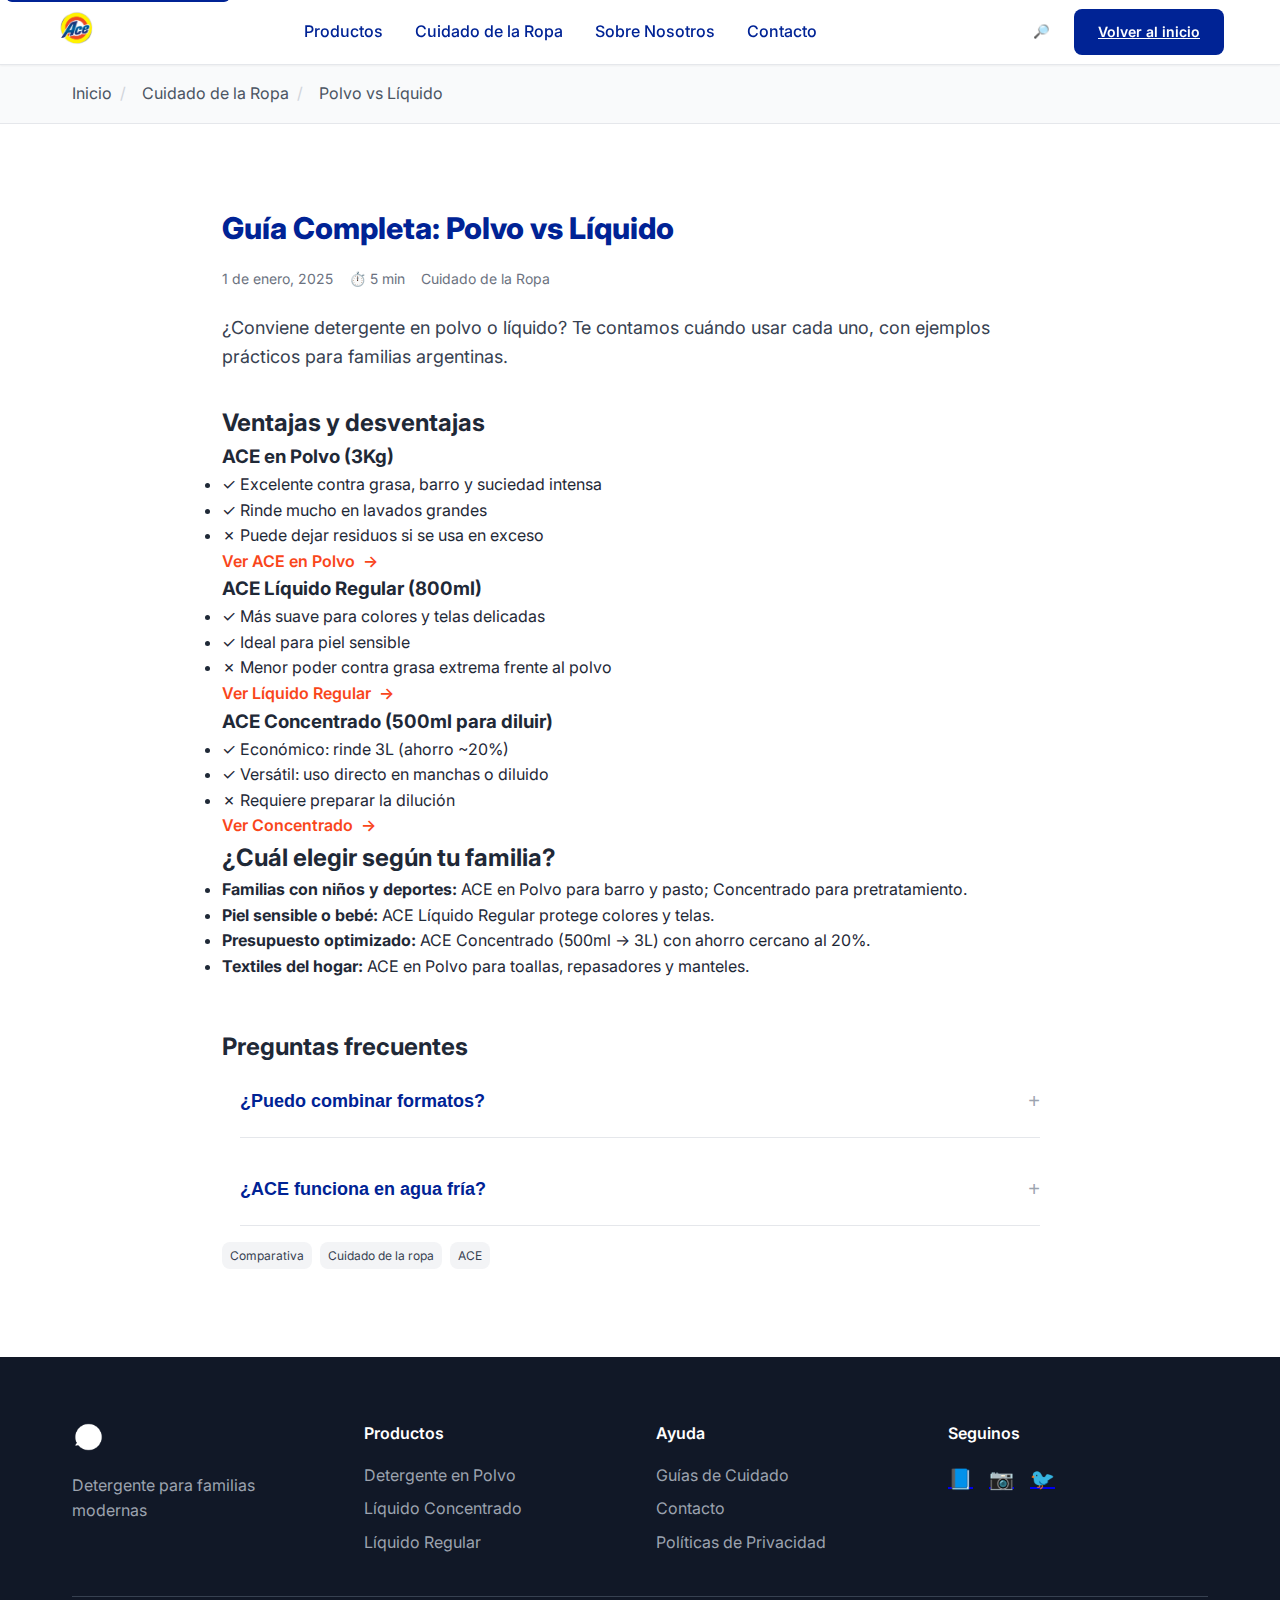
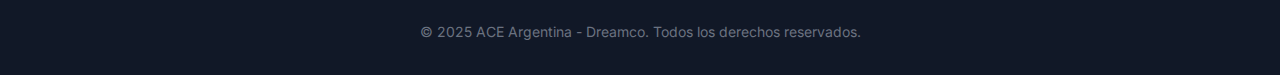
<file: guias/polvo-vs-liquido.html>
<!DOCTYPE html>
<html lang="es" itemscope itemtype="https://schema.org/Article">
<head>
    <meta charset="UTF-8">
    <meta name="viewport" content="width=device-width, initial-scale=1.0">
    <meta name="description" content="Guía completa: detergente en polvo vs líquido. Ventajas, desventajas, y recomendaciones según el tipo de familia.">
    <meta name="keywords" content="detergente en polvo vs liquido, cual elegir, ACE Argentina, familias modernas">
    <meta name="author" content="ACE Argentina">
    <meta name="robots" content="index, follow">
    <title>Guía Completa: Polvo vs Líquido | ¿Cuál te conviene? | ACE Argentina</title>
    <link rel="canonical" href="https://ace.ar/guias/polvo-vs-liquido.html">
    <link rel="stylesheet" href="../styles.css">
    <link rel="preconnect" href="https://fonts.googleapis.com">
    <link rel="preconnect" href="https://fonts.gstatic.com" crossorigin>
    <link href="https://fonts.googleapis.com/css2?family=Inter:wght@300;400;500;600;700;800&display=swap" rel="stylesheet">

    <script type="application/ld+json">
    {
      "@context": "https://schema.org",
      "@type": "Article",
      "headline": "Guía Completa: Polvo vs Líquido",
      "description": "Ventajas y desventajas de cada formato y recomendaciones según el tipo de familia.",
      "author": {"@type":"Organization","name":"ACE Argentina"},
      "publisher": {"@type":"Organization","name":"ACE Argentina","logo":{"@type":"ImageObject","url":"https://ace.ar/images/logo.png"}},
      "datePublished": "2025-01-01",
      "dateModified": "2025-01-01",
      "mainEntityOfPage": {"@type":"WebPage","@id":"https://ace.ar/guias/polvo-vs-liquido.html"},
      "articleSection": "Cuidado de la Ropa",
      "keywords": ["polvo","líquido","comparativa","lavado","familias"]
    }
    </script>
</head>
<body>
    <header class="header" role="banner">
        <nav class="nav-container" role="navigation" aria-label="Navegación principal">
            <div class="nav-brand"><a href="../index.html"><img src="../images/logo.png" alt="ACE Argentina Logo" class="logo" width="120" height="40"></a></div>
            <ul class="nav-menu" id="nav-menu">
                <li><a href="../index.html#productos" class="nav-link">Productos</a></li>
                <li><a href="../index.html#cuidado-ropa" class="nav-link">Cuidado de la Ropa</a></li>
                <li><a href="../index.html#sobre-nosotros" class="nav-link">Sobre Nosotros</a></li>
                <li><a href="../index.html#contacto" class="nav-link">Contacto</a></li>
            </ul>
            <div class="nav-actions"><button class="search-btn" aria-label="Buscar" onclick="toggleSearch()">🔎</button><a href="../index.html" class="cta-btn">Volver al inicio</a></div>
            <button class="mobile-menu-btn" id="mobile-menu-btn" aria-label="Menú móvil" onclick="toggleMobileMenu()"><span></span><span></span><span></span></button>
        </nav>
    </header>

    <nav class="breadcrumb" aria-label="Navegación de migas de pan">
        <div class="container">
            <ol class="breadcrumb-list">
                <li><a href="../index.html">Inicio</a></li>
                <li><a href="../index.html#cuidado-ropa">Cuidado de la Ropa</a></li>
                <li aria-current="page">Polvo vs Líquido</li>
            </ol>
        </div>
    </nav>

    <main class="article-main" role="main">
        <article class="article-container">
            <div class="container">
                <header class="article-header">
                    <h1>Guía Completa: Polvo vs Líquido</h1>
                    <div class="article-meta"><time datetime="2025-01-01">1 de enero, 2025</time><span class="reading-time">⏱️ 5 min</span><span class="article-category">Cuidado de la Ropa</span></div>
                    <p class="article-intro">¿Conviene detergente en polvo o líquido? Te contamos cuándo usar cada uno, con ejemplos prácticos para familias argentinas.</p>
                </header>

                <div class="article-content" itemprop="articleBody">
                    <section id="comparativa">
                        <h2>Ventajas y desventajas</h2>
                        <h3>ACE en Polvo (3Kg)</h3>
                        <ul>
                            <li>✓ Excelente contra grasa, barro y suciedad intensa</li>
                            <li>✓ Rinde mucho en lavados grandes</li>
                            <li>✗ Puede dejar residuos si se usa en exceso</li>
                        </ul>
                        <p><a href="../productos/polvo-3kg.html" class="care-link">Ver ACE en Polvo</a></p>

                        <h3>ACE Líquido Regular (800ml)</h3>
                        <ul>
                            <li>✓ Más suave para colores y telas delicadas</li>
                            <li>✓ Ideal para piel sensible</li>
                            <li>✗ Menor poder contra grasa extrema frente al polvo</li>
                        </ul>
                        <p><a href="../productos/liquido-regular.html" class="care-link">Ver Líquido Regular</a></p>

                        <h3>ACE Concentrado (500ml para diluir)</h3>
                        <ul>
                            <li>✓ Económico: rinde 3L (ahorro ~20%)</li>
                            <li>✓ Versátil: uso directo en manchas o diluido</li>
                            <li>✗ Requiere preparar la dilución</li>
                        </ul>
                        <p><a href="../productos/liquido-concentrado.html" class="care-link">Ver Concentrado</a></p>
                    </section>

                    <section id="recomendaciones">
                        <h2>¿Cuál elegir según tu familia?</h2>
                        <ul>
                            <li><strong>Familias con niños y deportes:</strong> ACE en Polvo para barro y pasto; Concentrado para pretratamiento.</li>
                            <li><strong>Piel sensible o bebé:</strong> ACE Líquido Regular protege colores y telas.</li>
                            <li><strong>Presupuesto optimizado:</strong> ACE Concentrado (500ml → 3L) con ahorro cercano al 20%.</li>
                            <li><strong>Textiles del hogar:</strong> ACE en Polvo para toallas, repasadores y manteles.</li>
                        </ul>
                    </section>

                    <section id="faq" class="faq-section" itemscope itemtype="https://schema.org/FAQPage">
                        <h2>Preguntas frecuentes</h2>
                        <div class="faq-container">
                            <div class="faq-item" itemscope itemprop="mainEntity" itemtype="https://schema.org/Question">
                                <button class="faq-question" onclick="toggleFAQ(this)"><h3 itemprop="name">¿Puedo combinar formatos?</h3><span class="faq-icon">+</span></button>
                                <div class="faq-answer" itemscope itemprop="acceptedAnswer" itemtype="https://schema.org/Answer"><div itemprop="text"><p>Sí. Ejemplo: pretratá con ACE Concentrado y lavá con ACE en Polvo para máxima eficacia.</p></div></div>
                            </div>
                            <div class="faq-item" itemscope itemprop="mainEntity" itemtype="https://schema.org/Question">
                                <button class="faq-question" onclick="toggleFAQ(this)"><h3 itemprop="name">¿ACE funciona en agua fría?</h3><span class="faq-icon">+</span></button>
                                <div class="faq-answer" itemscope itemprop="acceptedAnswer" itemtype="https://schema.org/Answer"><div itemprop="text"><p>Sí, toda la línea ACE fue diseñada para rendir en agua fría, cuidando colores y fibras.</p></div></div>
                            </div>
                        </div>
                    </section>
                </div>

                <footer class="article-footer">
                    <div class="article-tags"><span class="tag">Comparativa</span><span class="tag">Cuidado de la ropa</span><span class="tag">ACE</span></div>
                </footer>
            </div>
        </article>
    </main>

    <footer class="footer">
        <div class="container">
            <div class="footer-content">
                <div class="footer-brand"><img src="../images/logo.png" alt="ACE Argentina" class="footer-logo"><p>Detergente para familias modernas</p></div>
                <div class="footer-links"><h4>Productos</h4><ul><li><a href="../index.html#productos">Detergente en Polvo</a></li><li><a href="../index.html#productos">Líquido Concentrado</a></li><li><a href="../index.html#productos">Líquido Regular</a></li></ul></div>
                <div class="footer-links"><h4>Ayuda</h4><ul><li><a href="../index.html#cuidado-ropa">Guías de Cuidado</a></li><li><a href="../index.html#contacto">Contacto</a></li><li><a href="../politicas.html">Políticas de Privacidad</a></li></ul></div>
                <div class="footer-social"><h4>Seguinos</h4><div class="social-links"><a href="#" aria-label="Facebook">📘</a><a href="#" aria-label="Instagram">📷</a><a href="#" aria-label="Twitter">🐦</a></div></div>
            </div>
            <div class="footer-bottom"><p>&copy; 2025 ACE Argentina - Dreamco. Todos los derechos reservados.</p></div>
        </div>
    </footer>

    <script src="../script.js"></script>
</body>
</html>
</file>
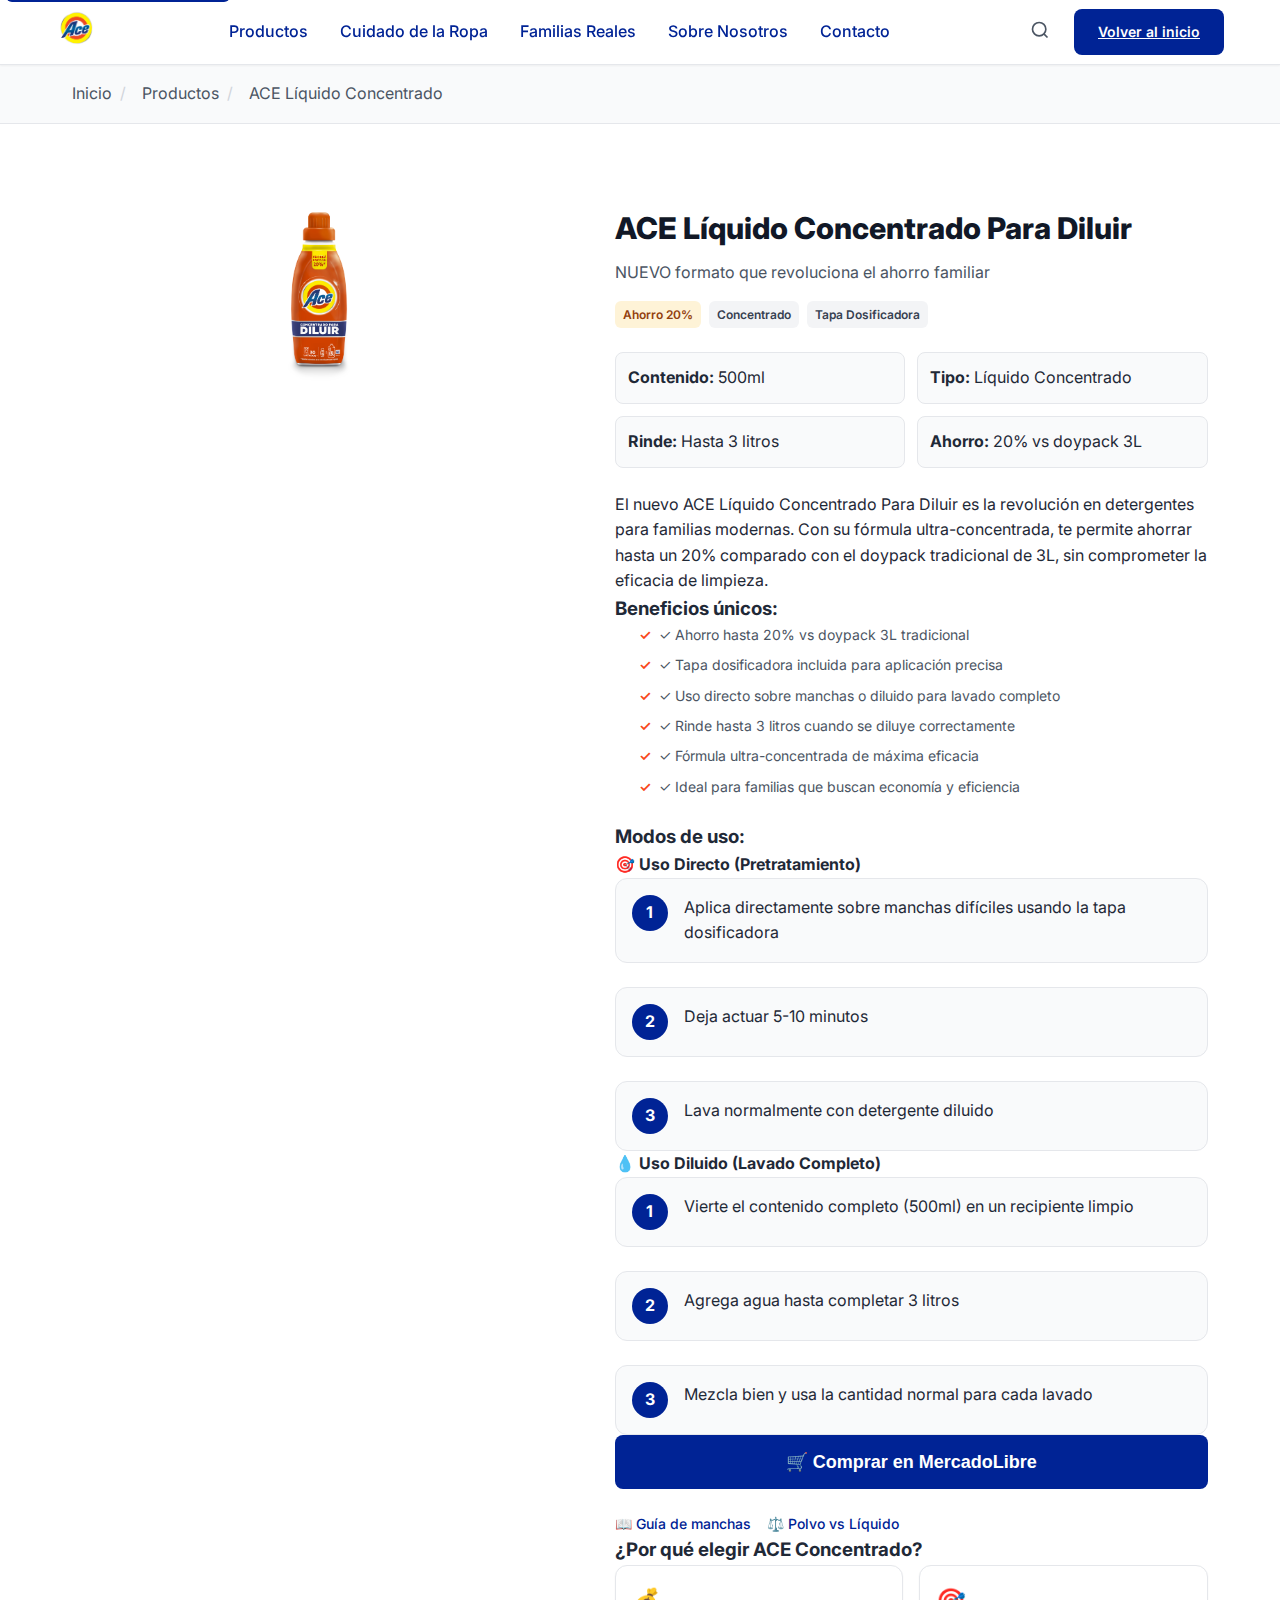
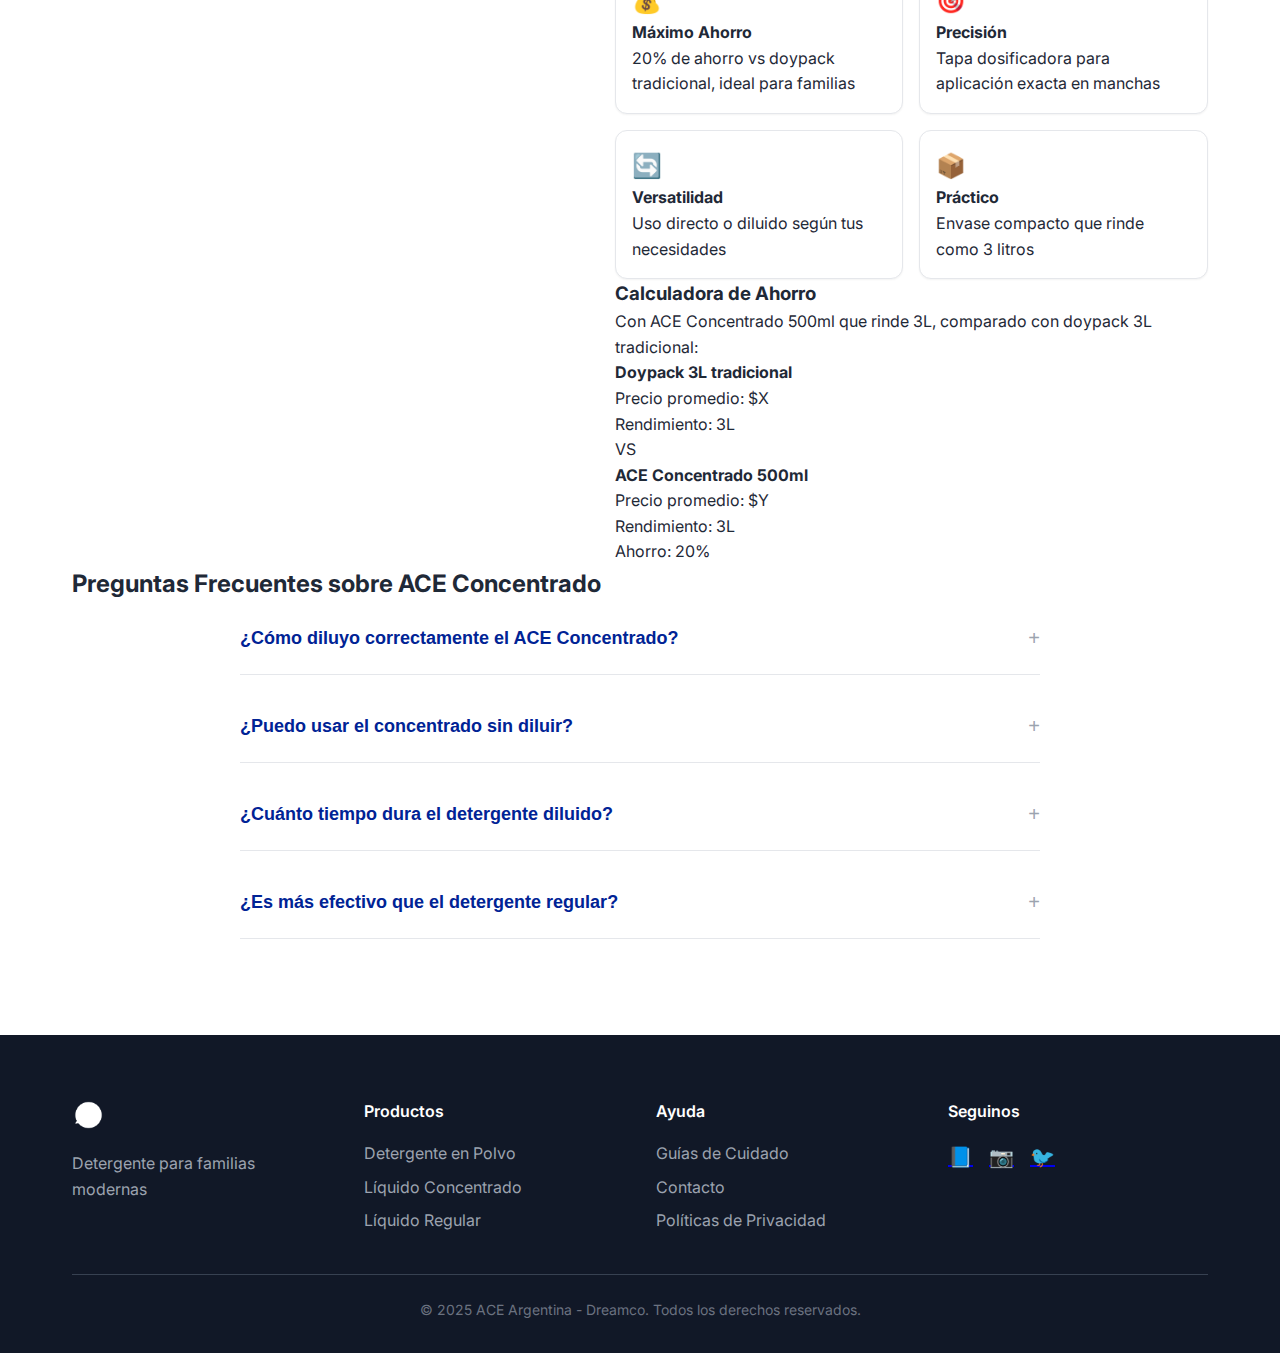
<file: productos/liquido-concentrado.html>
<!DOCTYPE html>
<html lang="es" itemscope itemtype="https://schema.org/Product">
<head>
    <meta charset="UTF-8">
    <meta name="viewport" content="width=device-width, initial-scale=1.0">
    <meta name="description" content="ACE Líquido Concentrado Para Diluir 500ml - NUEVO formato que ahorra hasta 20% vs doypack 3L. Con tapa dosificadora incluida. Rinde 3 litros.">
    <meta name="keywords" content="ACE líquido concentrado, detergente concentrado, ahorro 20%, tapa dosificadora, 500ml, Argentina">
    <meta name="author" content="ACE Argentina">
    <meta name="robots" content="index, follow">
    
    <title>ACE Líquido Concentrado Para Diluir 500ml | Ahorro 20% | ACE Argentina</title>
    <link rel="canonical" href="https://ace.ar/productos/liquido-concentrado.html">
    <link rel="stylesheet" href="../styles.css">
    <link rel="preconnect" href="https://fonts.googleapis.com">
    <link rel="preconnect" href="https://fonts.gstatic.com" crossorigin>
    <link href="https://fonts.googleapis.com/css2?family=Inter:wght@300;400;500;600;700;800&display=swap" rel="stylesheet">
    
    <!-- Structured Data - Product -->
    <script type="application/ld+json">
    {
        "@context": "https://schema.org",
        "@type": "Product",
        "name": "ACE Líquido Concentrado Para Diluir 500ml",
        "description": "NUEVO formato concentrado que permite ahorrar hasta 20% vs doypack 3L. Con tapa dosificadora para aplicar sin necesidad de diluir. Rinde 3 litros.",
        "brand": {
            "@type": "Brand",
            "name": "ACE"
        },
        "manufacturer": {
            "@type": "Organization",
            "name": "Dreamco"
        },
        "category": "Detergentes",
        "weight": "500ml",
        "sku": "ACE-CONCENTRADO-500ML",
        "offers": {
            "@type": "Offer",
            "url": "https://www.mercadolibre.com.ar/jabon-liquido-ace-ace-clasico-ace-clasico-fresco-y-duradero-botella-500ml/p/MLA46276953",
            "priceCurrency": "ARS",
            "availability": "https://schema.org/InStock",
            "seller": {
                "@type": "Organization",
                "name": "MercadoLibre"
            }
        },
        "additionalProperty": [
            {
                "@type": "PropertyValue",
                "name": "Tipo",
                "value": "Líquido Concentrado"
            },
            {
                "@type": "PropertyValue",
                "name": "Ahorro",
                "value": "20% vs doypack 3L"
            },
            {
                "@type": "PropertyValue",
                "name": "Rinde",
                "value": "3 litros"
            },
            {
                "@type": "PropertyValue",
                "name": "Tapa dosificadora",
                "value": "Incluida"
            }
        ],
        "image": "https://ace.ar/images/ace-concentrado-500ml.jpg"
    }
    </script>
    
    <!-- Structured Data - HowTo -->
    <script type="application/ld+json">
    {
        "@context": "https://schema.org",
        "@type": "HowTo",
        "name": "Cómo usar ACE Líquido Concentrado",
        "description": "Instrucciones para usar ACE Líquido Concentrado de forma efectiva",
        "totalTime": "PT10M",
        "supply": [
            {
                "@type": "HowToSupply",
                "name": "ACE Líquido Concentrado 500ml"
            },
            {
                "@type": "HowToSupply",
                "name": "Agua"
            },
            {
                "@type": "HowToSupply",
                "name": "Recipiente limpio"
            }
        ],
        "step": [
            {
                "@type": "HowToStep",
                "name": "Uso directo",
                "text": "Para pretratamiento: Aplica directamente sobre manchas usando la tapa dosificadora",
                "url": "https://ace.ar/productos/liquido-concentrado.html#uso-directo"
            },
            {
                "@type": "HowToStep",
                "name": "Uso diluido",
                "text": "Mezcla el contenido completo (500ml) con agua hasta completar 3 litros en un recipiente limpio",
                "url": "https://ace.ar/productos/liquido-concentrado.html#uso-diluido"
            },
            {
                "@type": "HowToStep",
                "name": "Aplicar en lavado",
                "text": "Usa la cantidad normal de detergente diluido para el lavado completo",
                "url": "https://ace.ar/productos/liquido-concentrado.html#aplicar"
            }
        ]
    }
    </script>
</head>
<body>
    <!-- Header -->
    <header class="header" role="banner">
        <nav class="nav-container" role="navigation" aria-label="Navegación principal">
            <div class="nav-brand">
                <a href="../index.html">
                    <img src="../images/logo.png" alt="ACE Argentina Logo" class="logo" width="120" height="40">
                </a>
            </div>
            <ul class="nav-menu" id="nav-menu">
                <li><a href="../index.html#productos" class="nav-link">Productos</a></li>
                <li><a href="../index.html#cuidado-ropa" class="nav-link">Cuidado de la Ropa</a></li>
                <li><a href="../index.html#familias-reales" class="nav-link">Familias Reales</a></li>
                <li><a href="../index.html#sobre-nosotros" class="nav-link">Sobre Nosotros</a></li>
                <li><a href="../index.html#contacto" class="nav-link">Contacto</a></li>
            </ul>
            <div class="nav-actions">
                <button class="search-btn" aria-label="Buscar" onclick="toggleSearch()">
                    <svg width="20" height="20" viewBox="0 0 24 24" fill="none" stroke="currentColor" stroke-width="2">
                        <circle cx="11" cy="11" r="8"></circle>
                        <path d="m21 21-4.35-4.35"></path>
                    </svg>
                </button>
                <a href="../index.html" class="cta-btn">Volver al inicio</a>
            </div>
            <button class="mobile-menu-btn" id="mobile-menu-btn" aria-label="Menú móvil" onclick="toggleMobileMenu()">
                <span></span>
                <span></span>
                <span></span>
            </button>
        </nav>
    </header>

    <!-- Breadcrumb -->
    <nav class="breadcrumb" aria-label="Navegación de migas de pan">
        <div class="container">
            <ol class="breadcrumb-list">
                <li><a href="../index.html">Inicio</a></li>
                <li><a href="../index.html#productos">Productos</a></li>
                <li aria-current="page">ACE Líquido Concentrado</li>
            </ol>
        </div>
    </nav>

    <!-- Product Main Content -->
    <main class="product-main" role="main">
        <div class="container">
            <div class="product-detail">
                <div class="product-gallery">
                    <div class="product-image-main">
                        <img src="../images/diluir.png" alt="ACE Concentrado para diluir 500ml" class="product-img large" width="420" height="500">
                    </div>
                </div>

                <div class="product-info">
                    <div class="product-header">
                        <h1 itemprop="name">ACE Líquido Concentrado Para Diluir</h1>
                        <p class="product-subtitle">NUEVO formato que revoluciona el ahorro familiar</p>
                        <div class="product-badges">
                            <span class="badge ahorro">Ahorro 20%</span>
                            <span class="badge concentrado">Concentrado</span>
                            <span class="badge dosificador">Tapa Dosificadora</span>
                        </div>
                    </div>

                    <div class="product-specs">
                        <div class="spec-item">
                            <strong>Contenido:</strong> 500ml
                        </div>
                        <div class="spec-item">
                            <strong>Tipo:</strong> Líquido Concentrado
                        </div>
                        <div class="spec-item">
                            <strong>Rinde:</strong> Hasta 3 litros
                        </div>
                        <div class="spec-item">
                            <strong>Ahorro:</strong> 20% vs doypack 3L
                        </div>
                    </div>

                    <div class="product-description" itemprop="description">
                        <p>
                            El nuevo ACE Líquido Concentrado Para Diluir es la revolución en detergentes para familias 
                            modernas. Con su fórmula ultra-concentrada, te permite ahorrar hasta un 20% comparado 
                            con el doypack tradicional de 3L, sin comprometer la eficacia de limpieza.
                        </p>
                    </div>

                    <div class="product-features">
                        <h3>Beneficios únicos:</h3>
                        <ul>
                            <li>✓ Ahorro hasta 20% vs doypack 3L tradicional</li>
                            <li>✓ Tapa dosificadora incluida para aplicación precisa</li>
                            <li>✓ Uso directo sobre manchas o diluido para lavado completo</li>
                            <li>✓ Rinde hasta 3 litros cuando se diluye correctamente</li>
                            <li>✓ Fórmula ultra-concentrada de máxima eficacia</li>
                            <li>✓ Ideal para familias que buscan economía y eficiencia</li>
                        </ul>
                    </div>

                    <div class="product-usage">
                        <h3>Modos de uso:</h3>
                        
                        <div class="usage-modes">
                            <div class="usage-mode" id="uso-directo">
                                <h4>🎯 Uso Directo (Pretratamiento)</h4>
                                <div class="usage-steps">
                                    <div class="usage-step">
                                        <div class="step-number">1</div>
                                        <div class="step-content">
                                            <p>Aplica directamente sobre manchas difíciles usando la tapa dosificadora</p>
                                        </div>
                                    </div>
                                    <div class="usage-step">
                                        <div class="step-number">2</div>
                                        <div class="step-content">
                                            <p>Deja actuar 5-10 minutos</p>
                                        </div>
                                    </div>
                                    <div class="usage-step">
                                        <div class="step-number">3</div>
                                        <div class="step-content">
                                            <p>Lava normalmente con detergente diluido</p>
                                        </div>
                                    </div>
                                </div>
                            </div>

                            <div class="usage-mode" id="uso-diluido">
                                <h4>💧 Uso Diluido (Lavado Completo)</h4>
                                <div class="usage-steps">
                                    <div class="usage-step">
                                        <div class="step-number">1</div>
                                        <div class="step-content">
                                            <p>Vierte el contenido completo (500ml) en un recipiente limpio</p>
                                        </div>
                                    </div>
                                    <div class="usage-step">
                                        <div class="step-number">2</div>
                                        <div class="step-content">
                                            <p>Agrega agua hasta completar 3 litros</p>
                                        </div>
                                    </div>
                                    <div class="usage-step">
                                        <div class="step-number">3</div>
                                        <div class="step-content">
                                            <p>Mezcla bien y usa la cantidad normal para cada lavado</p>
                                        </div>
                                    </div>
                                </div>
                            </div>
                        </div>
                    </div>

                    <div class="product-actions">
                        <button class="btn-primary large" onclick="window.open('https://www.mercadolibre.com.ar/jabon-liquido-ace-ace-clasico-ace-clasico-fresco-y-duradero-botella-500ml/p/MLA46276953', '_blank')">
                            🛒 Comprar en MercadoLibre
                        </button>
                        <div class="product-links">
                            <a href="../guias/como-quitar-manchas.html" class="product-link">📖 Guía de manchas</a>
                            <a href="../guias/polvo-vs-liquido.html" class="product-link">⚖️ Polvo vs Líquido</a>
                        </div>
                    </div>

                    <div class="product-benefits">
                        <h3>¿Por qué elegir ACE Concentrado?</h3>
                        <div class="benefits-grid">
                            <div class="benefit">
                                <div class="benefit-icon">💰</div>
                                <h4>Máximo Ahorro</h4>
                                <p>20% de ahorro vs doypack tradicional, ideal para familias</p>
                            </div>
                            <div class="benefit">
                                <div class="benefit-icon">🎯</div>
                                <h4>Precisión</h4>
                                <p>Tapa dosificadora para aplicación exacta en manchas</p>
                            </div>
                            <div class="benefit">
                                <div class="benefit-icon">🔄</div>
                                <h4>Versatilidad</h4>
                                <p>Uso directo o diluido según tus necesidades</p>
                            </div>
                            <div class="benefit">
                                <div class="benefit-icon">📦</div>
                                <h4>Práctico</h4>
                                <p>Envase compacto que rinde como 3 litros</p>
                            </div>
                        </div>
                    </div>

                    <div class="savings-calculator">
                        <h3>Calculadora de Ahorro</h3>
                        <div class="calculator-content">
                            <p>Con ACE Concentrado 500ml que rinde 3L, comparado con doypack 3L tradicional:</p>
                            <div class="savings-comparison">
                                <div class="comparison-item">
                                    <h4>Doypack 3L tradicional</h4>
                                    <p>Precio promedio: $X</p>
                                    <p>Rendimiento: 3L</p>
                                </div>
                                <div class="vs">VS</div>
                                <div class="comparison-item">
                                    <h4>ACE Concentrado 500ml</h4>
                                    <p>Precio promedio: $Y</p>
                                    <p>Rendimiento: 3L</p>
                                    <p class="savings">Ahorro: 20%</p>
                                </div>
                            </div>
                        </div>
                    </div>
                </div>
            </div>

            <!-- FAQ Section -->
            <section class="product-faq">
                <h2>Preguntas Frecuentes sobre ACE Concentrado</h2>
                <div class="faq-container">
                    <div class="faq-item">
                        <button class="faq-question" onclick="toggleFAQ(this)">
                            <h3>¿Cómo diluyo correctamente el ACE Concentrado?</h3>
                            <span class="faq-icon">+</span>
                        </button>
                        <div class="faq-answer">
                            <div>
                                <p>Vierte el contenido completo (500ml) en un recipiente limpio y agrega agua hasta completar 3 litros. Mezcla bien antes de usar. La proporción es 1:5 (1 parte de concentrado por 5 partes de agua).</p>
                            </div>
                        </div>
                    </div>

                    <div class="faq-item">
                        <button class="faq-question" onclick="toggleFAQ(this)">
                            <h3>¿Puedo usar el concentrado sin diluir?</h3>
                            <span class="faq-icon">+</span>
                        </button>
                        <div class="faq-answer">
                            <div>
                                <p>Sí, para pretratamiento de manchas difíciles puedes aplicar el concentrado directamente usando la tapa dosificadora. Deja actuar 5-10 minutos antes del lavado normal.</p>
                            </div>
                        </div>
                    </div>

                    <div class="faq-item">
                        <button class="faq-question" onclick="toggleFAQ(this)">
                            <h3>¿Cuánto tiempo dura el detergente diluido?</h3>
                            <span class="faq-icon">+</span>
                        </button>
                        <div class="faq-answer">
                            <div>
                                <p>El detergente diluido mantiene su efectividad por varias semanas si se almacena en un lugar fresco y seco. Agita bien antes de cada uso para reactivar la fórmula.</p>
                            </div>
                        </div>
                    </div>

                    <div class="faq-item">
                        <button class="faq-question" onclick="toggleFAQ(this)">
                            <h3>¿Es más efectivo que el detergente regular?</h3>
                            <span class="faq-icon">+</span>
                        </button>
                        <div class="faq-answer">
                            <div>
                                <p>La fórmula concentrada tiene la misma efectividad que el detergente regular, pero en menor volumen. La ventaja está en el ahorro económico y la versatilidad de uso directo o diluido.</p>
                            </div>
                        </div>
                    </div>
                </div>
            </section>
        </div>
    </main>

    <!-- Footer -->
    <footer class="footer">
        <div class="container">
            <div class="footer-content">
                <div class="footer-brand">
                    <img src="../images/logo.png" alt="ACE Argentina" class="footer-logo">
                    <p>Detergente para familias modernas</p>
                </div>
                <div class="footer-links">
                    <h4>Productos</h4>
                    <ul>
                        <li><a href="polvo-3kg.html">Detergente en Polvo</a></li>
                        <li><a href="liquido-concentrado.html">Líquido Concentrado</a></li>
                        <li><a href="liquido-regular.html">Líquido Regular</a></li>
                    </ul>
                </div>
                <div class="footer-links">
                    <h4>Ayuda</h4>
                    <ul>
                        <li><a href="../index.html#cuidado-ropa">Guías de Cuidado</a></li>
                        <li><a href="../index.html#contacto">Contacto</a></li>
                        <li><a href="../politicas.html">Políticas de Privacidad</a></li>
                    </ul>
                </div>
                <div class="footer-social">
                    <h4>Seguinos</h4>
                    <div class="social-links">
                        <a href="#" aria-label="Facebook">📘</a>
                        <a href="#" aria-label="Instagram">📷</a>
                        <a href="#" aria-label="Twitter">🐦</a>
                    </div>
                </div>
            </div>
            <div class="footer-bottom">
                <p>&copy; 2025 ACE Argentina - Dreamco. Todos los derechos reservados.</p>
            </div>
        </div>
    </footer>

    <script src="../script.js"></script>
</body>
</html>
</file>
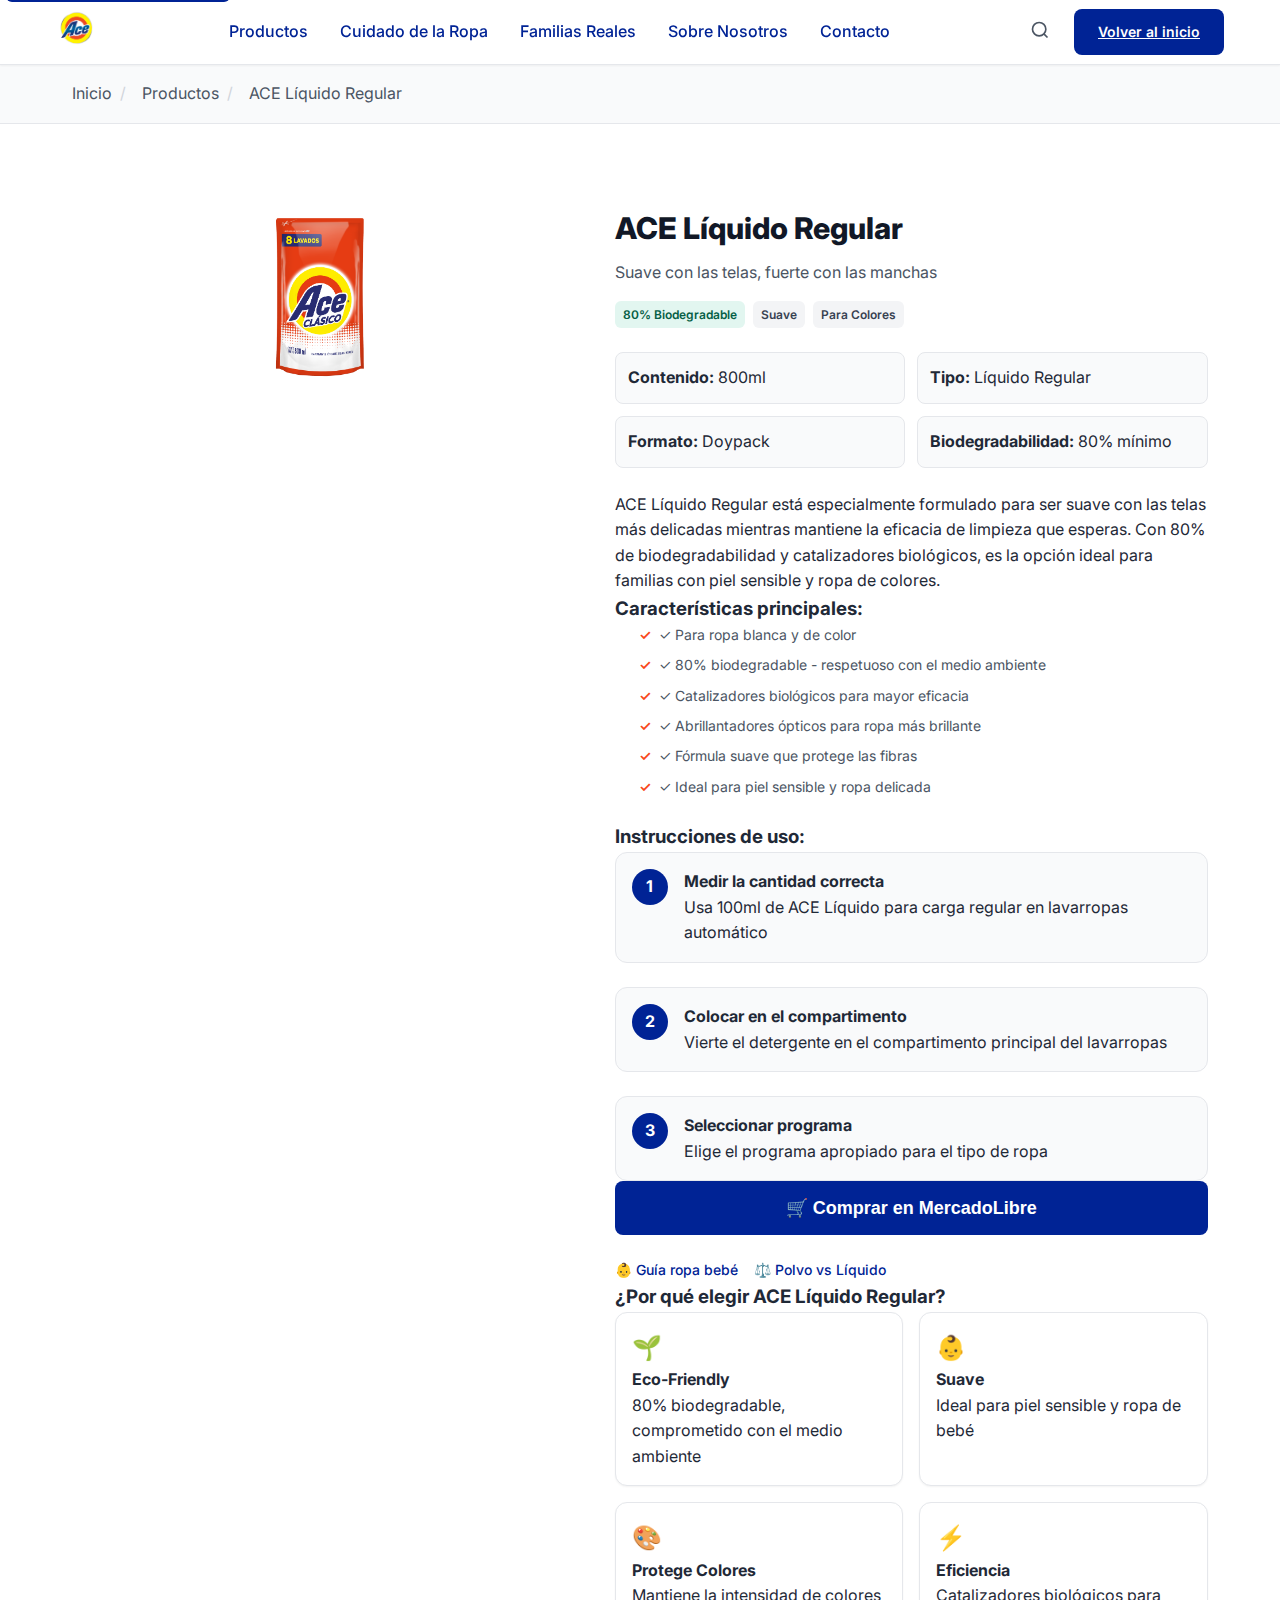
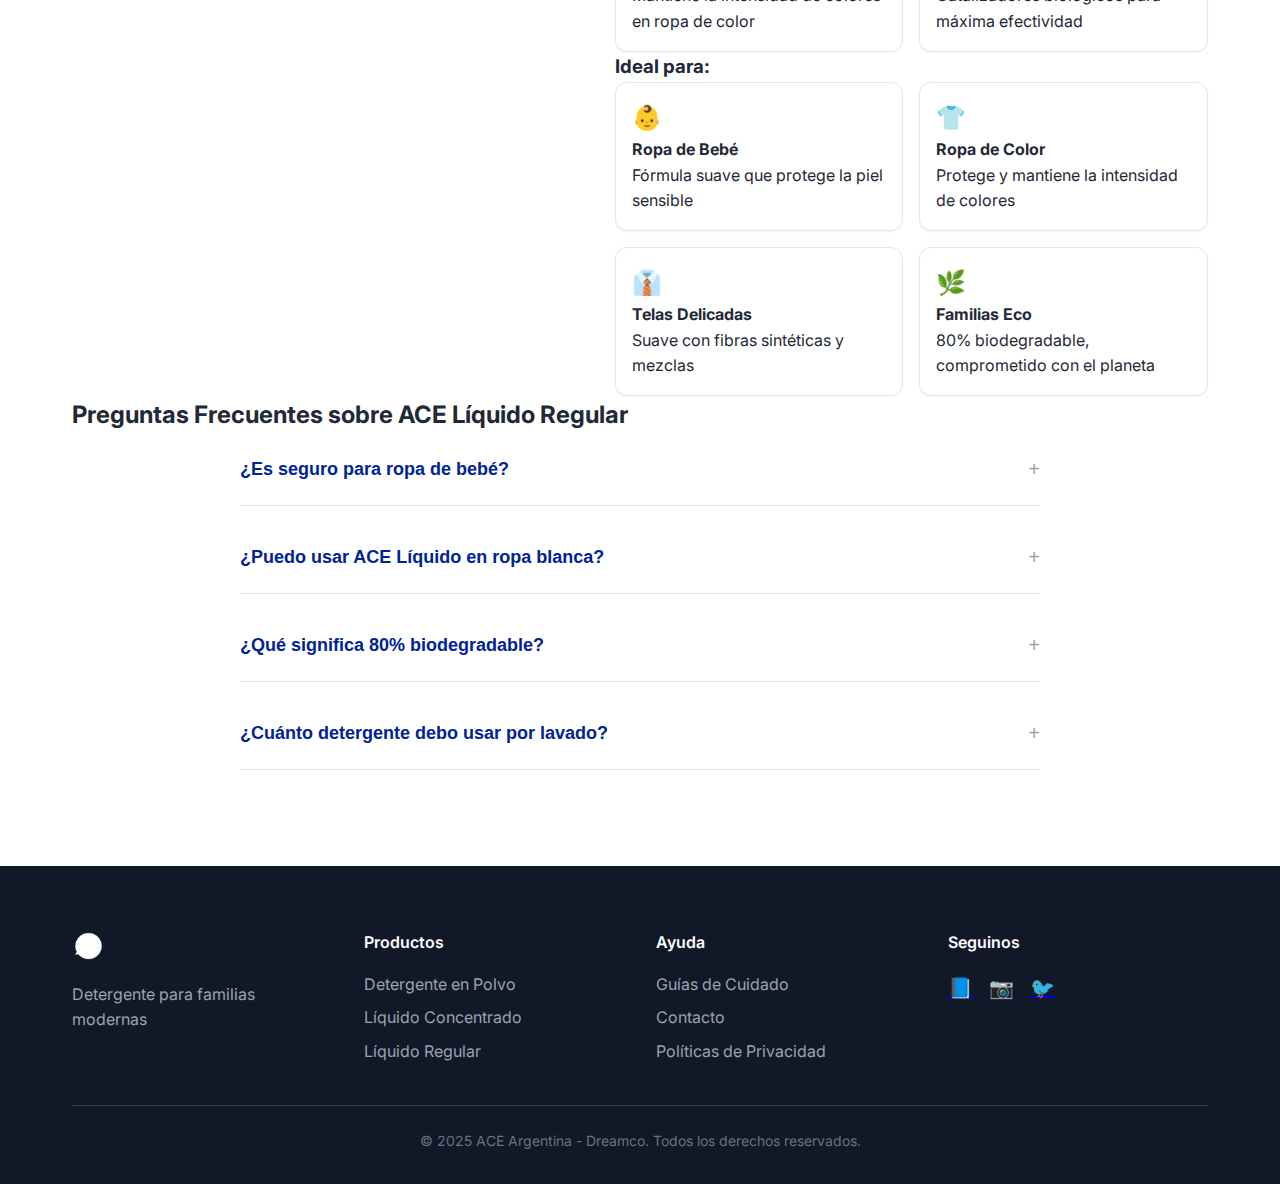
<file: productos/liquido-regular.html>
<!DOCTYPE html>
<html lang="es" itemscope itemtype="https://schema.org/Product">
<head>
    <meta charset="UTF-8">
    <meta name="viewport" content="width=device-width, initial-scale=1.0">
    <meta name="description" content="ACE Líquido Regular 800ml Doypack - Para ropa blanca y de color. 80% biodegradable con catalizadores biológicos. Ideal para familias con piel sensible.">
    <meta name="keywords" content="ACE líquido regular, detergente líquido, 80% biodegradable, catalizadores biológicos, doypack, Argentina">
    <meta name="author" content="ACE Argentina">
    <meta name="robots" content="index, follow">
    
    <title>ACE Líquido Regular 800ml Doypack | 80% Biodegradable | ACE Argentina</title>
    <link rel="canonical" href="https://ace.ar/productos/liquido-regular.html">
    <link rel="stylesheet" href="../styles.css">
    <link rel="preconnect" href="https://fonts.googleapis.com">
    <link rel="preconnect" href="https://fonts.gstatic.com" crossorigin>
    <link href="https://fonts.googleapis.com/css2?family=Inter:wght@300;400;500;600;700;800&display=swap" rel="stylesheet">
    
    <!-- Structured Data - Product -->
    <script type="application/ld+json">
    {
        "@context": "https://schema.org",
        "@type": "Product",
        "name": "ACE Líquido Regular 800ml Doypack",
        "description": "Líquido para lavar la ropa blanca y de color. Con tensioactivos biodegradables al 80% y catalizadores biológicos. Ideal para familias con piel sensible.",
        "brand": {
            "@type": "Brand",
            "name": "ACE"
        },
        "manufacturer": {
            "@type": "Organization",
            "name": "Dreamco"
        },
        "category": "Detergentes",
        "weight": "800ml",
        "sku": "ACE-LIQUIDO-800ML",
        "offers": {
            "@type": "Offer",
            "url": "https://tienda.mercadolibre.com.ar/ace",
            "priceCurrency": "ARS",
            "availability": "https://schema.org/InStock",
            "seller": {
                "@type": "Organization",
                "name": "MercadoLibre"
            }
        },
        "additionalProperty": [
            {
                "@type": "PropertyValue",
                "name": "Tipo",
                "value": "Líquido Regular"
            },
            {
                "@type": "PropertyValue",
                "name": "Biodegradable",
                "value": "80%"
            },
            {
                "@type": "PropertyValue",
                "name": "Formato",
                "value": "Doypack"
            },
            {
                "@type": "PropertyValue",
                "name": "Uso",
                "value": "Ropa blanca y de color"
            }
        ],
        "image": "https://ace.ar/images/ace-liquido-regular-800ml.jpg"
    }
    </script>
    
    <!-- Structured Data - HowTo -->
    <script type="application/ld+json">
    {
        "@context": "https://schema.org",
        "@type": "HowTo",
        "name": "Cómo usar ACE Líquido Regular",
        "description": "Instrucciones para usar ACE Líquido Regular de forma efectiva",
        "totalTime": "PT5M",
        "supply": [
            {
                "@type": "HowToSupply",
                "name": "ACE Líquido Regular 800ml"
            },
            {
                "@type": "HowToSupply",
                "name": "Agua"
            }
        ],
        "step": [
            {
                "@type": "HowToStep",
                "name": "Medir la cantidad",
                "text": "Usa 100ml de ACE Líquido para carga regular en lavarropas automático",
                "url": "https://ace.ar/productos/liquido-regular.html#uso"
            },
            {
                "@type": "HowToStep",
                "name": "Aplicar en compartimento",
                "text": "Vierte el detergente en el compartimento principal del lavarropas",
                "url": "https://ace.ar/productos/liquido-regular.html#uso"
            },
            {
                "@type": "HowToStep",
                "name": "Seleccionar programa",
                "text": "Elige el programa apropiado para el tipo de ropa",
                "url": "https://ace.ar/productos/liquido-regular.html#uso"
            }
        ]
    }
    </script>
</head>
<body>
    <!-- Header -->
    <header class="header" role="banner">
        <nav class="nav-container" role="navigation" aria-label="Navegación principal">
            <div class="nav-brand">
                <a href="../index.html">
                    <img src="../images/logo.png" alt="ACE Argentina Logo" class="logo" width="120" height="40">
                </a>
            </div>
            <ul class="nav-menu" id="nav-menu">
                <li><a href="../index.html#productos" class="nav-link">Productos</a></li>
                <li><a href="../index.html#cuidado-ropa" class="nav-link">Cuidado de la Ropa</a></li>
                <li><a href="../index.html#familias-reales" class="nav-link">Familias Reales</a></li>
                <li><a href="../index.html#sobre-nosotros" class="nav-link">Sobre Nosotros</a></li>
                <li><a href="../index.html#contacto" class="nav-link">Contacto</a></li>
            </ul>
            <div class="nav-actions">
                <button class="search-btn" aria-label="Buscar" onclick="toggleSearch()">
                    <svg width="20" height="20" viewBox="0 0 24 24" fill="none" stroke="currentColor" stroke-width="2">
                        <circle cx="11" cy="11" r="8"></circle>
                        <path d="m21 21-4.35-4.35"></path>
                    </svg>
                </button>
                <a href="../index.html" class="cta-btn">Volver al inicio</a>
            </div>
            <button class="mobile-menu-btn" id="mobile-menu-btn" aria-label="Menú móvil" onclick="toggleMobileMenu()">
                <span></span>
                <span></span>
                <span></span>
            </button>
        </nav>
    </header>

    <!-- Breadcrumb -->
    <nav class="breadcrumb" aria-label="Navegación de migas de pan">
        <div class="container">
            <ol class="breadcrumb-list">
                <li><a href="../index.html">Inicio</a></li>
                <li><a href="../index.html#productos">Productos</a></li>
                <li aria-current="page">ACE Líquido Regular</li>
            </ol>
        </div>
    </nav>

    <!-- Product Main Content -->
    <main class="product-main" role="main">
        <div class="container">
            <div class="product-detail">
                <div class="product-gallery">
                    <div class="product-image-main">
                        <img src="../images/clasico.png" alt="ACE Líquido Regular 800ml" class="product-img large" width="420" height="500">
                    </div>
                </div>

                <div class="product-info">
                    <div class="product-header">
                        <h1 itemprop="name">ACE Líquido Regular</h1>
                        <p class="product-subtitle">Suave con las telas, fuerte con las manchas</p>
                        <div class="product-badges">
                            <span class="badge biodegradable">80% Biodegradable</span>
                            <span class="badge suave">Suave</span>
                            <span class="badge colores">Para Colores</span>
                        </div>
                    </div>

                    <div class="product-specs">
                        <div class="spec-item">
                            <strong>Contenido:</strong> 800ml
                        </div>
                        <div class="spec-item">
                            <strong>Tipo:</strong> Líquido Regular
                        </div>
                        <div class="spec-item">
                            <strong>Formato:</strong> Doypack
                        </div>
                        <div class="spec-item">
                            <strong>Biodegradabilidad:</strong> 80% mínimo
                        </div>
                    </div>

                    <div class="product-description" itemprop="description">
                        <p>
                            ACE Líquido Regular está especialmente formulado para ser suave con las telas más delicadas 
                            mientras mantiene la eficacia de limpieza que esperas. Con 80% de biodegradabilidad y 
                            catalizadores biológicos, es la opción ideal para familias con piel sensible y ropa de colores.
                        </p>
                    </div>

                    <div class="product-features">
                        <h3>Características principales:</h3>
                        <ul>
                            <li>✓ Para ropa blanca y de color</li>
                            <li>✓ 80% biodegradable - respetuoso con el medio ambiente</li>
                            <li>✓ Catalizadores biológicos para mayor eficacia</li>
                            <li>✓ Abrillantadores ópticos para ropa más brillante</li>
                            <li>✓ Fórmula suave que protege las fibras</li>
                            <li>✓ Ideal para piel sensible y ropa delicada</li>
                        </ul>
                    </div>

                    <div class="product-usage" id="uso">
                        <h3>Instrucciones de uso:</h3>
                        <div class="usage-steps">
                            <div class="usage-step">
                                <div class="step-number">1</div>
                                <div class="step-content">
                                    <h4>Medir la cantidad correcta</h4>
                                    <p>Usa 100ml de ACE Líquido para carga regular en lavarropas automático</p>
                                </div>
                            </div>
                            <div class="usage-step">
                                <div class="step-number">2</div>
                                <div class="step-content">
                                    <h4>Colocar en el compartimento</h4>
                                    <p>Vierte el detergente en el compartimento principal del lavarropas</p>
                                </div>
                            </div>
                            <div class="usage-step">
                                <div class="step-number">3</div>
                                <div class="step-content">
                                    <h4>Seleccionar programa</h4>
                                    <p>Elige el programa apropiado para el tipo de ropa</p>
                                </div>
                            </div>
                        </div>
                    </div>

                    <div class="product-actions">
                        <button class="btn-primary large" onclick="window.open('https://tienda.mercadolibre.com.ar/ace', '_blank')">
                            🛒 Comprar en MercadoLibre
                        </button>
                        <div class="product-links">
                            <a href="../guias/lavar-ropa-bebe.html" class="product-link">👶 Guía ropa bebé</a>
                            <a href="../guias/polvo-vs-liquido.html" class="product-link">⚖️ Polvo vs Líquido</a>
                        </div>
                    </div>

                    <div class="product-benefits">
                        <h3>¿Por qué elegir ACE Líquido Regular?</h3>
                        <div class="benefits-grid">
                            <div class="benefit">
                                <div class="benefit-icon">🌱</div>
                                <h4>Eco-Friendly</h4>
                                <p>80% biodegradable, comprometido con el medio ambiente</p>
                            </div>
                            <div class="benefit">
                                <div class="benefit-icon">👶</div>
                                <h4>Suave</h4>
                                <p>Ideal para piel sensible y ropa de bebé</p>
                            </div>
                            <div class="benefit">
                                <div class="benefit-icon">🎨</div>
                                <h4>Protege Colores</h4>
                                <p>Mantiene la intensidad de colores en ropa de color</p>
                            </div>
                            <div class="benefit">
                                <div class="benefit-icon">⚡</div>
                                <h4>Eficiencia</h4>
                                <p>Catalizadores biológicos para máxima efectividad</p>
                            </div>
                        </div>
                    </div>

                    <div class="suitable-for">
                        <h3>Ideal para:</h3>
                        <div class="suitable-grid">
                            <div class="suitable-item">
                                <div class="suitable-icon">👶</div>
                                <h4>Ropa de Bebé</h4>
                                <p>Fórmula suave que protege la piel sensible</p>
                            </div>
                            <div class="suitable-item">
                                <div class="suitable-icon">👕</div>
                                <h4>Ropa de Color</h4>
                                <p>Protege y mantiene la intensidad de colores</p>
                            </div>
                            <div class="suitable-item">
                                <div class="suitable-icon">👔</div>
                                <h4>Telas Delicadas</h4>
                                <p>Suave con fibras sintéticas y mezclas</p>
                            </div>
                            <div class="suitable-item">
                                <div class="suitable-icon">🌿</div>
                                <h4>Familias Eco</h4>
                                <p>80% biodegradable, comprometido con el planeta</p>
                            </div>
                        </div>
                    </div>
                </div>
            </div>

            <!-- FAQ Section -->
            <section class="product-faq">
                <h2>Preguntas Frecuentes sobre ACE Líquido Regular</h2>
                <div class="faq-container">
                    <div class="faq-item">
                        <button class="faq-question" onclick="toggleFAQ(this)">
                            <h3>¿Es seguro para ropa de bebé?</h3>
                            <span class="faq-icon">+</span>
                        </button>
                        <div class="faq-answer">
                            <div>
                                <p>Sí, ACE Líquido Regular es especialmente formulado para ser suave con la piel sensible. Es ideal para ropa de bebé, pero siempre recomendamos hacer una prueba en una pequeña área primero y enjuagar bien.</p>
                            </div>
                        </div>
                    </div>

                    <div class="faq-item">
                        <button class="faq-question" onclick="toggleFAQ(this)">
                            <h3>¿Puedo usar ACE Líquido en ropa blanca?</h3>
                            <span class="faq-icon">+</span>
                        </button>
                        <div class="faq-answer">
                            <div>
                                <p>Absolutamente. ACE Líquido Regular está formulado para ropa blanca y de color. Los abrillantadores ópticos ayudan a mantener la ropa blanca más brillante.</p>
                            </div>
                        </div>
                    </div>

                    <div class="faq-item">
                        <button class="faq-question" onclick="toggleFAQ(this)">
                            <h3>¿Qué significa 80% biodegradable?</h3>
                            <span class="faq-icon">+</span>
                        </button>
                        <div class="faq-answer">
                            <div>
                                <p>Significa que el 80% de los tensioactivos (agentes limpiadores) se descomponen naturalmente en el medio ambiente en un período de 28 días, reduciendo el impacto ambiental.</p>
                            </div>
                        </div>
                    </div>

                    <div class="faq-item">
                        <button class="faq-question" onclick="toggleFAQ(this)">
                            <h3>¿Cuánto detergente debo usar por lavado?</h3>
                            <span class="faq-icon">+</span>
                        </button>
                        <div class="faq-answer">
                            <div>
                                <p>Para una carga regular, usa 100ml de ACE Líquido. Para cargas pequeñas, reduce a 50ml, y para ropa muy sucia, puedes usar hasta 150ml. Siempre sigue las instrucciones del envase.</p>
                            </div>
                        </div>
                    </div>
                </div>
            </section>
        </div>
    </main>

    <!-- Footer -->
    <footer class="footer">
        <div class="container">
            <div class="footer-content">
                <div class="footer-brand">
                    <img src="../images/logo.png" alt="ACE Argentina" class="footer-logo">
                    <p>Detergente para familias modernas</p>
                </div>
                <div class="footer-links">
                    <h4>Productos</h4>
                    <ul>
                        <li><a href="polvo-3kg.html">Detergente en Polvo</a></li>
                        <li><a href="liquido-concentrado.html">Líquido Concentrado</a></li>
                        <li><a href="liquido-regular.html">Líquido Regular</a></li>
                    </ul>
                </div>
                <div class="footer-links">
                    <h4>Ayuda</h4>
                    <ul>
                        <li><a href="../index.html#cuidado-ropa">Guías de Cuidado</a></li>
                        <li><a href="../index.html#contacto">Contacto</a></li>
                        <li><a href="../politicas.html">Políticas de Privacidad</a></li>
                    </ul>
                </div>
                <div class="footer-social">
                    <h4>Seguinos</h4>
                    <div class="social-links">
                        <a href="#" aria-label="Facebook">📘</a>
                        <a href="#" aria-label="Instagram">📷</a>
                        <a href="#" aria-label="Twitter">🐦</a>
                    </div>
                </div>
            </div>
            <div class="footer-bottom">
                <p>&copy; 2025 ACE Argentina - Dreamco. Todos los derechos reservados.</p>
            </div>
        </div>
    </footer>

    <script src="../script.js"></script>
</body>
</html>
</file>
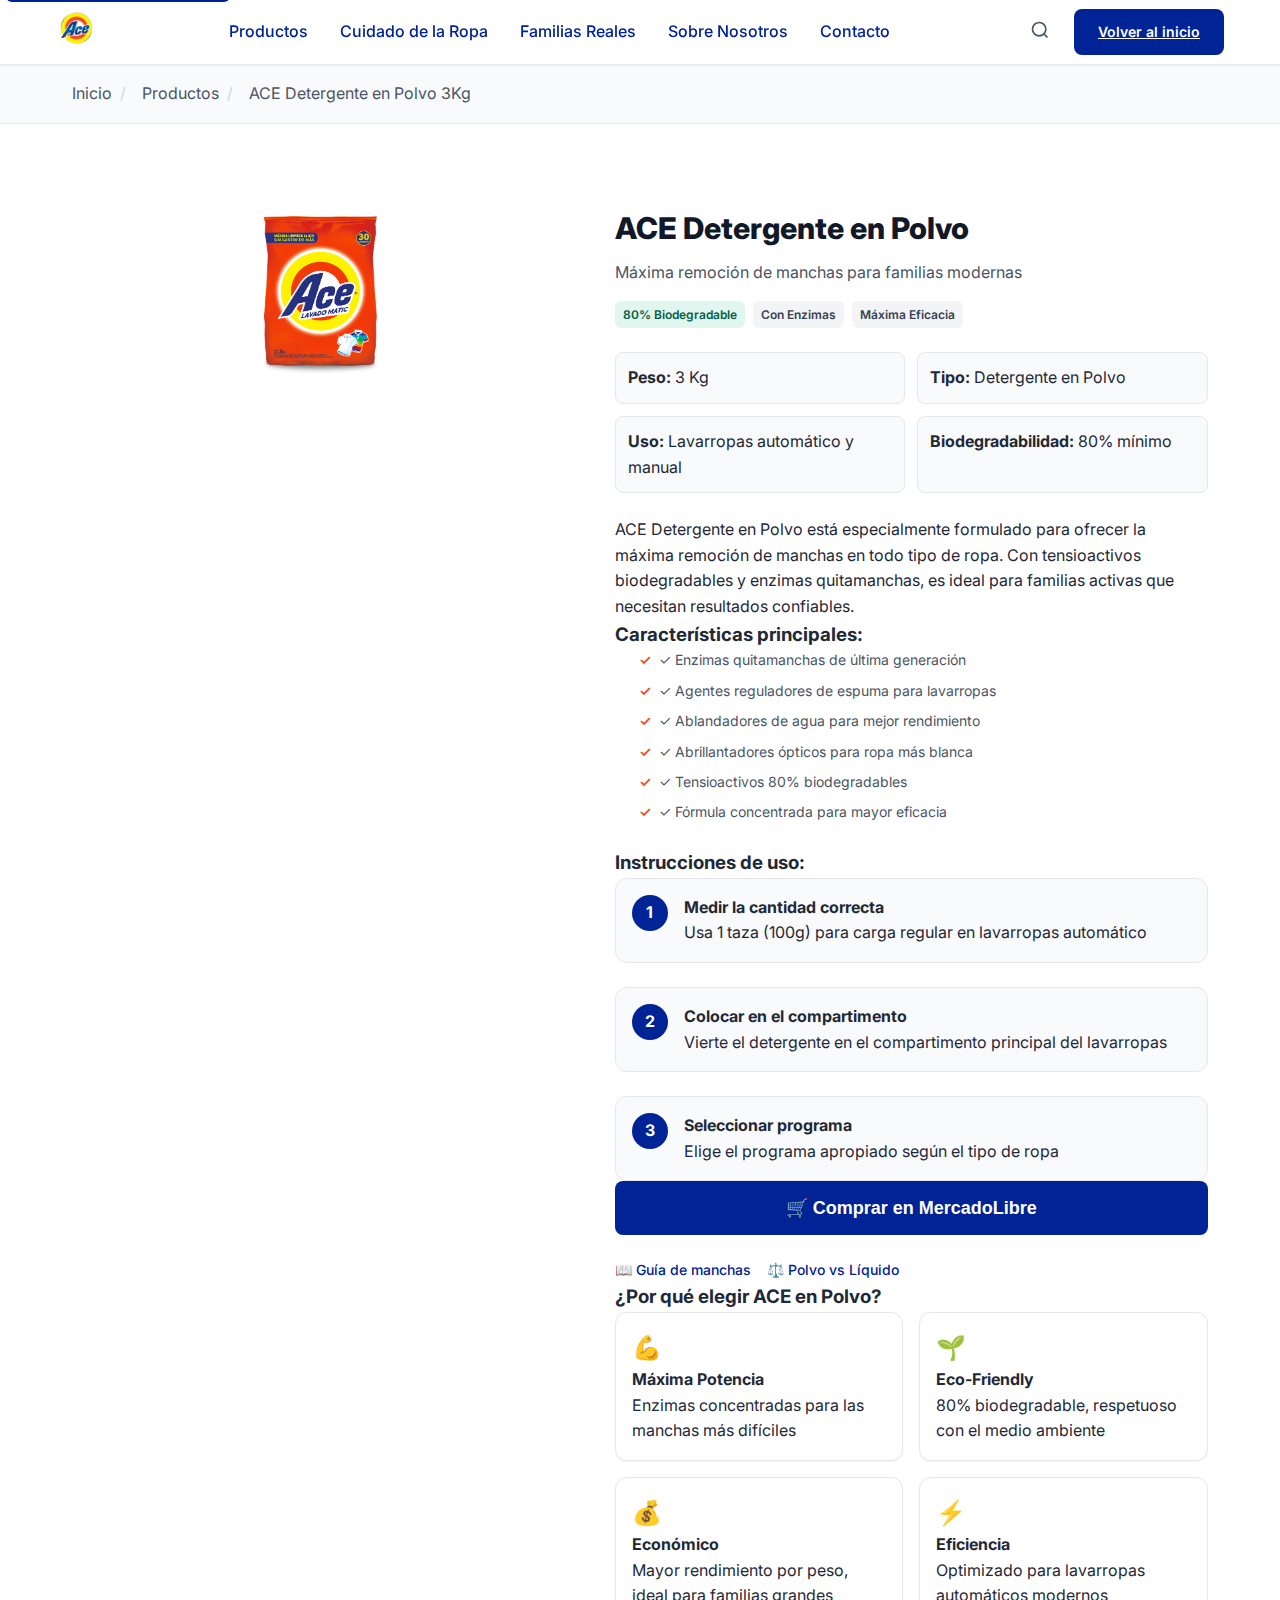
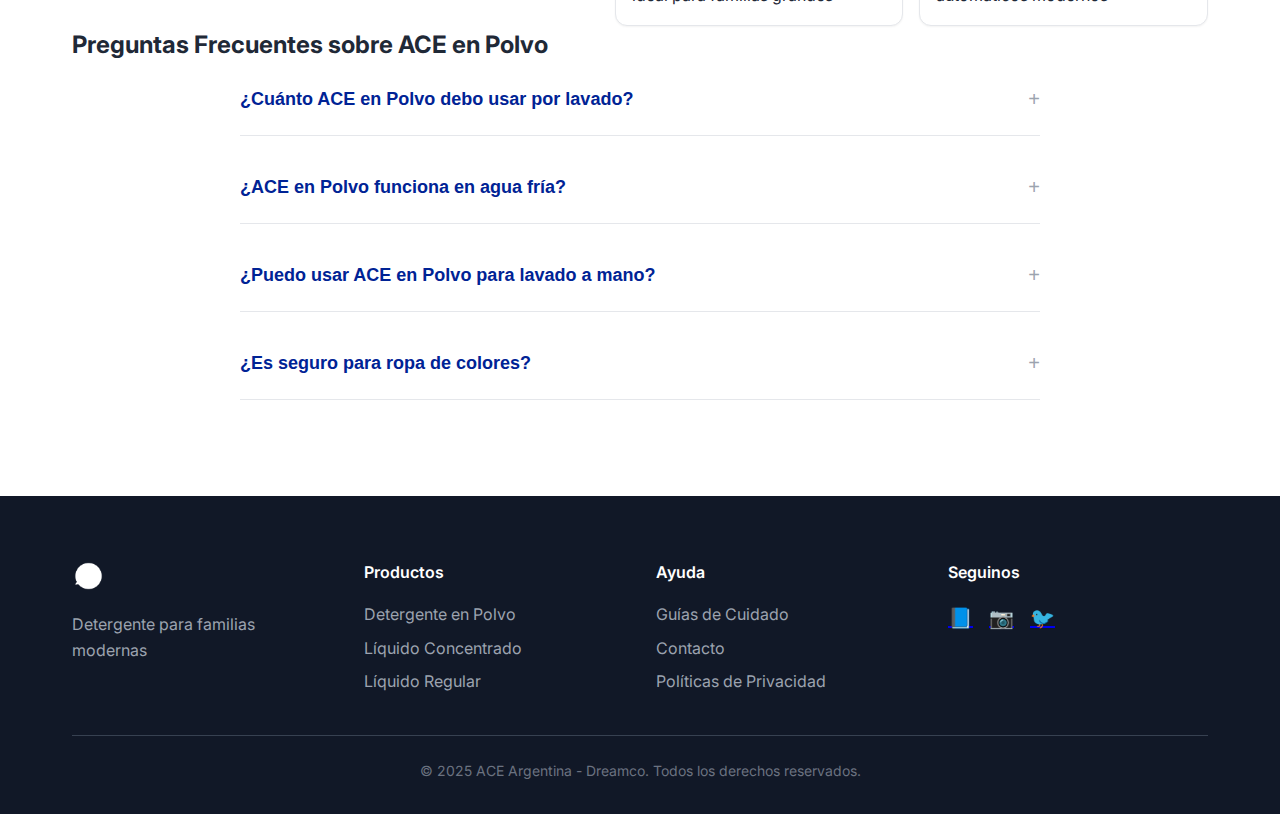
<file: productos/polvo-3kg.html>
<!DOCTYPE html>
<html lang="es" itemscope itemtype="https://schema.org/Product">
<head>
    <meta charset="UTF-8">
    <meta name="viewport" content="width=device-width, initial-scale=1.0">
    <meta name="description" content="ACE Detergente en Polvo 3Kg - Máxima remoción de manchas con tensioactivos biodegradables. Ideal para lavarropas automáticos y lavado a mano.">
    <meta name="keywords" content="ACE detergente polvo, detergente 3kg, enzimas quitamanchas, lavarropas automático, Argentina">
    <meta name="author" content="ACE Argentina">
    <meta name="robots" content="index, follow">
    
    <title>ACE Detergente en Polvo 3Kg | Máxima Remoción de Manchas | ACE Argentina</title>
    <link rel="canonical" href="https://ace.ar/productos/polvo-3kg.html">
    <link rel="stylesheet" href="../styles.css">
    <link rel="preconnect" href="https://fonts.googleapis.com">
    <link rel="preconnect" href="https://fonts.gstatic.com" crossorigin>
    <link href="https://fonts.googleapis.com/css2?family=Inter:wght@300;400;500;600;700;800&display=swap" rel="stylesheet">
    
    <!-- Structured Data - Product -->
    <script type="application/ld+json">
    {
        "@context": "https://schema.org",
        "@type": "Product",
        "name": "ACE Detergente en Polvo 3Kg",
        "description": "Detergente en polvo con máxima remoción de manchas, tensioactivos biodegradables y enzimas quitamanchas. Ideal para lavarropas automáticos y lavado a mano.",
        "brand": {
            "@type": "Brand",
            "name": "ACE"
        },
        "manufacturer": {
            "@type": "Organization",
            "name": "Dreamco"
        },
        "category": "Detergentes",
        "weight": "3 kg",
        "sku": "ACE-POLVO-3KG",
        "offers": {
            "@type": "Offer",
            "url": "https://tienda.mercadolibre.com.ar/ace",
            "priceCurrency": "ARS",
            "availability": "https://schema.org/InStock",
            "seller": {
                "@type": "Organization",
                "name": "MercadoLibre"
            }
        },
        "additionalProperty": [
            {
                "@type": "PropertyValue",
                "name": "Tipo",
                "value": "Polvo"
            },
            {
                "@type": "PropertyValue",
                "name": "Biodegradable",
                "value": "Sí"
            },
            {
                "@type": "PropertyValue",
                "name": "Peso",
                "value": "3 kg"
            },
            {
                "@type": "PropertyValue",
                "name": "Uso",
                "value": "Lavarropas automático y manual"
            }
        ],
        "image": "https://ace.ar/images/ace-polvo-3kg.jpg"
    }
    </script>
    
    <!-- Structured Data - HowTo -->
    <script type="application/ld+json">
    {
        "@context": "https://schema.org",
        "@type": "HowTo",
        "name": "Cómo usar ACE Detergente en Polvo",
        "description": "Instrucciones paso a paso para usar ACE Detergente en Polvo de forma efectiva",
        "totalTime": "PT5M",
        "supply": [
            {
                "@type": "HowToSupply",
                "name": "ACE Detergente en Polvo"
            },
            {
                "@type": "HowToSupply",
                "name": "Agua"
            }
        ],
        "step": [
            {
                "@type": "HowToStep",
                "name": "Medir la cantidad correcta",
                "text": "Usa 1 taza (aproximadamente 100g) de ACE en Polvo para carga regular en lavarropas automático",
                "url": "https://ace.ar/productos/polvo-3kg.html#uso"
            },
            {
                "@type": "HowToStep",
                "name": "Aplicar en el compartimento",
                "text": "Coloca el detergente en el compartimento principal del lavarropas",
                "url": "https://ace.ar/productos/polvo-3kg.html#uso"
            },
            {
                "@type": "HowToStep",
                "name": "Seleccionar programa",
                "text": "Elige el programa de lavado apropiado según el tipo de ropa",
                "url": "https://ace.ar/productos/polvo-3kg.html#uso"
            }
        ]
    }
    </script>
</head>
<body>
    <!-- Header -->
    <header class="header" role="banner">
        <nav class="nav-container" role="navigation" aria-label="Navegación principal">
            <div class="nav-brand">
                <a href="../index.html">
                    <img src="../images/logo.png" alt="ACE Argentina Logo" class="logo" width="120" height="40">
                </a>
            </div>
            <ul class="nav-menu" id="nav-menu">
                <li><a href="../index.html#productos" class="nav-link">Productos</a></li>
                <li><a href="../index.html#cuidado-ropa" class="nav-link">Cuidado de la Ropa</a></li>
                <li><a href="../index.html#familias-reales" class="nav-link">Familias Reales</a></li>
                <li><a href="../index.html#sobre-nosotros" class="nav-link">Sobre Nosotros</a></li>
                <li><a href="../index.html#contacto" class="nav-link">Contacto</a></li>
            </ul>
            <div class="nav-actions">
                <button class="search-btn" aria-label="Buscar" onclick="toggleSearch()">
                    <svg width="20" height="20" viewBox="0 0 24 24" fill="none" stroke="currentColor" stroke-width="2">
                        <circle cx="11" cy="11" r="8"></circle>
                        <path d="m21 21-4.35-4.35"></path>
                    </svg>
                </button>
                <a href="../index.html" class="cta-btn">Volver al inicio</a>
            </div>
            <button class="mobile-menu-btn" id="mobile-menu-btn" aria-label="Menú móvil" onclick="toggleMobileMenu()">
                <span></span>
                <span></span>
                <span></span>
            </button>
        </nav>
    </header>

    <!-- Breadcrumb -->
    <nav class="breadcrumb" aria-label="Navegación de migas de pan">
        <div class="container">
            <ol class="breadcrumb-list">
                <li><a href="../index.html">Inicio</a></li>
                <li><a href="../index.html#productos">Productos</a></li>
                <li aria-current="page">ACE Detergente en Polvo 3Kg</li>
            </ol>
        </div>
    </nav>

    <!-- Product Main Content -->
    <main class="product-main" role="main">
        <div class="container">
            <div class="product-detail">
                <div class="product-gallery">
                    <div class="product-image-main">
                        <img src="../images/polvo.png" alt="ACE Detergente en Polvo 3Kg" class="product-img large" width="420" height="500">
                    </div>
                </div>

                <div class="product-info">
                    <div class="product-header">
                        <h1 itemprop="name">ACE Detergente en Polvo</h1>
                        <p class="product-subtitle">Máxima remoción de manchas para familias modernas</p>
                        <div class="product-badges">
                            <span class="badge biodegradable">80% Biodegradable</span>
                            <span class="badge enzimas">Con Enzimas</span>
                            <span class="badge eficacia">Máxima Eficacia</span>
                        </div>
                    </div>

                    <div class="product-specs">
                        <div class="spec-item">
                            <strong>Peso:</strong> 3 Kg
                        </div>
                        <div class="spec-item">
                            <strong>Tipo:</strong> Detergente en Polvo
                        </div>
                        <div class="spec-item">
                            <strong>Uso:</strong> Lavarropas automático y manual
                        </div>
                        <div class="spec-item">
                            <strong>Biodegradabilidad:</strong> 80% mínimo
                        </div>
                    </div>

                    <div class="product-description" itemprop="description">
                        <p>
                            ACE Detergente en Polvo está especialmente formulado para ofrecer la máxima remoción 
                            de manchas en todo tipo de ropa. Con tensioactivos biodegradables y enzimas quitamanchas, 
                            es ideal para familias activas que necesitan resultados confiables.
                        </p>
                    </div>

                    <div class="product-features">
                        <h3>Características principales:</h3>
                        <ul>
                            <li>✓ Enzimas quitamanchas de última generación</li>
                            <li>✓ Agentes reguladores de espuma para lavarropas</li>
                            <li>✓ Ablandadores de agua para mejor rendimiento</li>
                            <li>✓ Abrillantadores ópticos para ropa más blanca</li>
                            <li>✓ Tensioactivos 80% biodegradables</li>
                            <li>✓ Fórmula concentrada para mayor eficacia</li>
                        </ul>
                    </div>

                    <div class="product-usage" id="uso">
                        <h3>Instrucciones de uso:</h3>
                        <div class="usage-steps">
                            <div class="usage-step">
                                <div class="step-number">1</div>
                                <div class="step-content">
                                    <h4>Medir la cantidad correcta</h4>
                                    <p>Usa 1 taza (100g) para carga regular en lavarropas automático</p>
                                </div>
                            </div>
                            <div class="usage-step">
                                <div class="step-number">2</div>
                                <div class="step-content">
                                    <h4>Colocar en el compartimento</h4>
                                    <p>Vierte el detergente en el compartimento principal del lavarropas</p>
                                </div>
                            </div>
                            <div class="usage-step">
                                <div class="step-number">3</div>
                                <div class="step-content">
                                    <h4>Seleccionar programa</h4>
                                    <p>Elige el programa apropiado según el tipo de ropa</p>
                                </div>
                            </div>
                        </div>
                    </div>

                    <div class="product-actions">
                        <button class="btn-primary large" onclick="window.open('https://tienda.mercadolibre.com.ar/ace', '_blank')">
                            🛒 Comprar en MercadoLibre
                        </button>
                        <div class="product-links">
                            <a href="../guias/como-quitar-manchas.html" class="product-link">📖 Guía de manchas</a>
                            <a href="../guias/polvo-vs-liquido.html" class="product-link">⚖️ Polvo vs Líquido</a>
                        </div>
                    </div>

                    <div class="product-benefits">
                        <h3>¿Por qué elegir ACE en Polvo?</h3>
                        <div class="benefits-grid">
                            <div class="benefit">
                                <div class="benefit-icon">💪</div>
                                <h4>Máxima Potencia</h4>
                                <p>Enzimas concentradas para las manchas más difíciles</p>
                            </div>
                            <div class="benefit">
                                <div class="benefit-icon">🌱</div>
                                <h4>Eco-Friendly</h4>
                                <p>80% biodegradable, respetuoso con el medio ambiente</p>
                            </div>
                            <div class="benefit">
                                <div class="benefit-icon">💰</div>
                                <h4>Económico</h4>
                                <p>Mayor rendimiento por peso, ideal para familias grandes</p>
                            </div>
                            <div class="benefit">
                                <div class="benefit-icon">⚡</div>
                                <h4>Eficiencia</h4>
                                <p>Optimizado para lavarropas automáticos modernos</p>
                            </div>
                        </div>
                    </div>
                </div>
            </div>

            <!-- FAQ Section -->
            <section class="product-faq">
                <h2>Preguntas Frecuentes sobre ACE en Polvo</h2>
                <div class="faq-container">
                    <div class="faq-item">
                        <button class="faq-question" onclick="toggleFAQ(this)">
                            <h3>¿Cuánto ACE en Polvo debo usar por lavado?</h3>
                            <span class="faq-icon">+</span>
                        </button>
                        <div class="faq-answer">
                            <div>
                                <p>Para una carga regular en lavarropas automático, usa 1 taza (aproximadamente 100g) de ACE en Polvo. Para cargas más pequeñas, reduce a 1/2 taza, y para ropa muy sucia, puedes usar hasta 1.5 tazas.</p>
                            </div>
                        </div>
                    </div>

                    <div class="faq-item">
                        <button class="faq-question" onclick="toggleFAQ(this)">
                            <h3>¿ACE en Polvo funciona en agua fría?</h3>
                            <span class="faq-icon">+</span>
                        </button>
                        <div class="faq-answer">
                            <div>
                                <p>Sí, ACE en Polvo está formulado para ser efectivo en agua fría. De hecho, para muchas manchas (especialmente sangre y proteínas), el agua fría es preferible porque previene que las manchas se fijen permanentemente.</p>
                            </div>
                        </div>
                    </div>

                    <div class="faq-item">
                        <button class="faq-question" onclick="toggleFAQ(this)">
                            <h3>¿Puedo usar ACE en Polvo para lavado a mano?</h3>
                            <span class="faq-icon">+</span>
                        </button>
                        <div class="faq-answer">
                            <div>
                                <p>Absolutamente. Para lavado a mano, disuelve 1 cucharada de ACE en Polvo en agua tibia antes de agregar la ropa. Frota suavemente y enjuaga bien.</p>
                            </div>
                        </div>
                    </div>

                    <div class="faq-item">
                        <button class="faq-question" onclick="toggleFAQ(this)">
                            <h3>¿Es seguro para ropa de colores?</h3>
                            <span class="faq-icon">+</span>
                        </button>
                        <div class="faq-answer">
                            <div>
                                <p>Sí, ACE en Polvo es seguro para ropa de colores. Sin embargo, para prendas muy delicadas o de colores intensos, recomendamos usar ACE Líquido Regular que es más suave.</p>
                            </div>
                        </div>
                    </div>
                </div>
            </section>
        </div>
    </main>

    <!-- Footer -->
    <footer class="footer">
        <div class="container">
            <div class="footer-content">
                <div class="footer-brand">
                    <img src="../images/logo.png" alt="ACE Argentina" class="footer-logo">
                    <p>Detergente para familias modernas</p>
                </div>
                <div class="footer-links">
                    <h4>Productos</h4>
                    <ul>
                        <li><a href="polvo-3kg.html">Detergente en Polvo</a></li>
                        <li><a href="liquido-concentrado.html">Líquido Concentrado</a></li>
                        <li><a href="liquido-regular.html">Líquido Regular</a></li>
                    </ul>
                </div>
                <div class="footer-links">
                    <h4>Ayuda</h4>
                    <ul>
                        <li><a href="../index.html#cuidado-ropa">Guías de Cuidado</a></li>
                        <li><a href="../index.html#contacto">Contacto</a></li>
                        <li><a href="../politicas.html">Políticas de Privacidad</a></li>
                    </ul>
                </div>
                <div class="footer-social">
                    <h4>Seguinos</h4>
                    <div class="social-links">
                        <a href="#" aria-label="Facebook">📘</a>
                        <a href="#" aria-label="Instagram">📷</a>
                        <a href="#" aria-label="Twitter">🐦</a>
                    </div>
                </div>
            </div>
            <div class="footer-bottom">
                <p>&copy; 2025 ACE Argentina - Dreamco. Todos los derechos reservados.</p>
            </div>
        </div>
    </footer>

    <script src="../script.js"></script>
</body>
</html>
</file>
<file: styles.css>
/* Reset and Base Styles */
* {
    margin: 0;
    padding: 0;
    box-sizing: border-box;
}

:root {
    /* ACE Brand Colors */
    --ace-orange: #F9461B;
    --ace-blue: #002395;
    --ace-yellow: #FCD34D;
    --ace-white: #FFFFFF;
    --ace-gray-50: #F9FAFB;
    --ace-gray-100: #F3F4F6;
    --ace-gray-200: #E5E7EB;
    --ace-gray-300: #D1D5DB;
    --ace-gray-400: #9CA3AF;
    --ace-gray-500: #6B7280;
    --ace-gray-600: #4B5563;
    --ace-gray-700: #374151;
    --ace-gray-800: #1F2937;
    --ace-gray-900: #111827;
    
    /* Typography */
    --font-family: 'Inter', -apple-system, BlinkMacSystemFont, 'Segoe UI', Roboto, sans-serif;
    --font-size-xs: 0.75rem;
    --font-size-sm: 0.875rem;
    --font-size-base: 1rem;
    --font-size-lg: 1.125rem;
    --font-size-xl: 1.25rem;
    --font-size-2xl: 1.5rem;
    --font-size-3xl: 1.875rem;
    --font-size-4xl: 2.25rem;
    --font-size-5xl: 3rem;
    --font-size-6xl: 3.75rem;
    
    /* Spacing */
    --spacing-1: 0.25rem;
    --spacing-2: 0.5rem;
    --spacing-3: 0.75rem;
    --spacing-4: 1rem;
    --spacing-5: 1.25rem;
    --spacing-6: 1.5rem;
    --spacing-8: 2rem;
    --spacing-10: 2.5rem;
    --spacing-12: 3rem;
    --spacing-16: 4rem;
    --spacing-20: 5rem;
    --spacing-24: 6rem;
    
    /* Shadows */
    --shadow-sm: 0 1px 2px 0 rgba(0, 0, 0, 0.05);
    --shadow-md: 0 4px 6px -1px rgba(0, 0, 0, 0.1), 0 2px 4px -1px rgba(0, 0, 0, 0.06);
    --shadow-lg: 0 10px 15px -3px rgba(0, 0, 0, 0.1), 0 4px 6px -2px rgba(0, 0, 0, 0.05);
    --shadow-xl: 0 20px 25px -5px rgba(0, 0, 0, 0.1), 0 10px 10px -5px rgba(0, 0, 0, 0.04);
    
    /* Border Radius */
    --radius-sm: 0.25rem;
    --radius-md: 0.375rem;
    --radius-lg: 0.5rem;
    --radius-xl: 0.75rem;
    --radius-2xl: 1rem;
    
    /* Transitions */
    --transition-fast: 150ms ease-in-out;
    --transition-normal: 300ms ease-in-out;
    --transition-slow: 500ms ease-in-out;
}

/* Base Typography */
html {
    font-size: 16px;
    scroll-behavior: smooth;
}

body {
    font-family: var(--font-family);
    font-size: var(--font-size-base);
    line-height: 1.6;
    color: var(--ace-gray-800);
    background-color: var(--ace-white);
    -webkit-font-smoothing: antialiased;
    -moz-osx-font-smoothing: grayscale;
}

/* Accessibility Improvements */
*:focus {
    outline: 2px solid var(--ace-blue);
    outline-offset: 2px;
}

/* Skip to main content for screen readers */
.skip-link {
    position: absolute;
    top: -40px;
    left: 6px;
    background: var(--ace-blue);
    color: white;
    padding: 8px;
    text-decoration: none;
    border-radius: var(--radius-md);
    z-index: 1000;
}

.skip-link:focus {
    top: 6px;
}

/* Reduced motion for accessibility */
@media (prefers-reduced-motion: reduce) {
    * {
        animation-duration: 0.01ms !important;
        animation-iteration-count: 1 !important;
        transition-duration: 0.01ms !important;
    }
    
    html {
        scroll-behavior: auto;
    }
}

/* Container */
.container {
    max-width: 1200px;
    margin: 0 auto;
    padding: 0 var(--spacing-4);
}

@media (min-width: 768px) {
    .container {
        padding: 0 var(--spacing-6);
    }
}

@media (min-width: 1024px) {
    .container {
        padding: 0 var(--spacing-8);
    }
}

/* Header */
.header {
    background: var(--ace-white);
    box-shadow: var(--shadow-sm);
    position: sticky;
    top: 0;
    z-index: 100;
    border-bottom: 1px solid var(--ace-gray-200);
}

.nav-container {
    max-width: 1200px;
    margin: 0 auto;
    padding: 0 var(--spacing-4);
    display: flex;
    align-items: center;
    justify-content: space-between;
    height: 64px;
}

.nav-brand {
    display: flex;
    align-items: center;
}

.logo {
    height: 40px;
    width: auto;
}

.nav-menu {
    display: none;
    list-style: none;
    gap: var(--spacing-8);
}

@media (min-width: 768px) {
    .nav-menu {
        display: flex;
    }
}

.nav-link {
    text-decoration: none;
    color: var(--ace-blue);
    font-weight: 500;
    transition: color var(--transition-fast);
    padding: var(--spacing-2) 0;
    position: relative;
}

.nav-link:hover,
.nav-link:focus {
    color: var(--ace-orange);
}

.nav-link::after {
    content: '';
    position: absolute;
    bottom: -2px;
    left: 0;
    width: 0;
    height: 2px;
    background: var(--ace-orange);
    transition: width var(--transition-fast);
}

.nav-link:hover::after,
.nav-link:focus::after {
    width: 100%;
}

.nav-actions {
    display: none;
    align-items: center;
    gap: var(--spacing-4);
}

@media (min-width: 768px) {
    .nav-actions {
        display: flex;
    }
}

.search-btn {
    background: none;
    border: none;
    color: var(--ace-gray-600);
    cursor: pointer;
    padding: var(--spacing-2);
    border-radius: var(--radius-md);
    transition: all var(--transition-fast);
}

.search-btn:hover,
.search-btn:focus {
    background: var(--ace-gray-100);
    color: var(--ace-orange);
}

.cta-btn {
    background: var(--ace-blue);
    color: var(--ace-white);
    border: none;
    padding: var(--spacing-3) var(--spacing-6);
    border-radius: var(--radius-lg);
    font-weight: 600;
    cursor: pointer;
    transition: all var(--transition-fast);
    font-size: var(--font-size-sm);
}

.cta-btn:hover,
.cta-btn:focus {
    transform: translateY(-1px);
    box-shadow: var(--shadow-lg);
}

.mobile-menu-btn {
    display: flex;
    flex-direction: column;
    background: none;
    border: none;
    cursor: pointer;
    padding: var(--spacing-2);
    gap: 4px;
}

@media (min-width: 768px) {
    .mobile-menu-btn {
        display: none;
    }
}

.mobile-menu-btn span {
    width: 24px;
    height: 2px;
    background: var(--ace-gray-700);
    transition: all var(--transition-fast);
}

.mobile-menu-btn.active span:nth-child(1) {
    transform: rotate(45deg) translate(5px, 5px);
}

.mobile-menu-btn.active span:nth-child(2) {
    opacity: 0;
}

.mobile-menu-btn.active span:nth-child(3) {
    transform: rotate(-45deg) translate(7px, -6px);
}

/* Hero Section */
.hero {
    background: var(--ace-gray-50);
    padding: var(--spacing-20) 0;
    position: relative;
    overflow: hidden;
}

.hero::before { content: none; }

.hero-container {
    max-width: 1200px;
    margin: 0 auto;
    padding: 0 var(--spacing-4);
    display: grid;
    grid-template-columns: 1fr;
    gap: var(--spacing-12);
    align-items: center;
    position: relative;
    z-index: 1;
}

@media (min-width: 1024px) {
    .hero-container {
        grid-template-columns: 1fr 1fr;
        padding: 0 var(--spacing-8);
    }
}

.hero-title {
    font-size: var(--font-size-4xl);
    font-weight: 800;
    line-height: 1.1;
    margin-bottom: var(--spacing-6);
    color: var(--ace-gray-900);
}

@media (min-width: 768px) {
    .hero-title {
        font-size: var(--font-size-5xl);
    }
}

@media (min-width: 1024px) {
    .hero-title {
        font-size: var(--font-size-6xl);
    }
}

.gradient-text { color: var(--ace-blue); }

.hero-subtitle {
    font-size: var(--font-size-lg);
    color: var(--ace-gray-600);
    margin-bottom: var(--spacing-8);
    line-height: 1.7;
}

@media (min-width: 768px) {
    .hero-subtitle {
        font-size: var(--font-size-xl);
    }
}

/* Value Propositions */
.value-props {
    display: grid;
    grid-template-columns: 1fr;
    gap: var(--spacing-6);
    margin-bottom: var(--spacing-8);
}

@media (min-width: 640px) {
    .value-props {
        grid-template-columns: repeat(3, 1fr);
    }
}

.value-prop {
    display: flex;
    align-items: center;
    gap: var(--spacing-3);
}

.value-icon {
    width: 40px;
    height: 40px;
    border-radius: var(--radius-lg);
    display: flex;
    align-items: center;
    justify-content: center;
    position: relative;
}

.value-icon::after {
    content: '';
    position: absolute;
    width: 20px;
    height: 20px;
    border-radius: 50%;
    background: var(--ace-white);
}

.value-icon.adaptability {
    background: rgba(255, 107, 53, 0.1);
}

.value-icon.adaptability::after {
    background: var(--ace-orange);
}

.value-icon.efficacy {
    background: rgba(30, 64, 175, 0.1);
}

.value-icon.efficacy::after {
    background: var(--ace-blue);
}

.value-icon.simplicity {
    background: rgba(252, 211, 77, 0.1);
}

.value-icon.simplicity::after {
    background: var(--ace-yellow);
}

.value-prop h3 {
    font-weight: 600;
    color: var(--ace-gray-900);
    margin-bottom: var(--spacing-1);
}

.value-prop p {
    font-size: var(--font-size-sm);
    color: var(--ace-gray-600);
}

/* Hero Actions */
.hero-actions {
    display: flex;
    flex-direction: column;
    gap: var(--spacing-4);
    margin-bottom: var(--spacing-8);
}

@media (min-width: 640px) {
    .hero-actions {
        flex-direction: row;
    }
}

.btn-primary {
    background: var(--ace-blue);
    color: var(--ace-white);
    border: none;
    padding: var(--spacing-4) var(--spacing-8);
    border-radius: var(--radius-lg);
    font-weight: 600;
    font-size: var(--font-size-base);
    cursor: pointer;
    transition: all var(--transition-fast);
    display: inline-flex;
    align-items: center;
    justify-content: center;
    text-decoration: none;
}

.btn-primary:hover,
.btn-primary:focus {
    transform: translateY(-2px);
    box-shadow: var(--shadow-xl);
}

.btn-secondary {
    background: transparent;
    color: var(--ace-orange);
    border: 2px solid var(--ace-orange);
    padding: var(--spacing-4) var(--spacing-8);
    border-radius: var(--radius-lg);
    font-weight: 600;
    font-size: var(--font-size-base);
    cursor: pointer;
    transition: all var(--transition-fast);
    display: inline-flex;
    align-items: center;
    justify-content: center;
    text-decoration: none;
}

.btn-secondary:hover,
.btn-secondary:focus {
    background: var(--ace-orange);
    color: var(--ace-white);
    transform: translateY(-1px);
}

/* Trust Indicators */
.trust-indicators {
    display: flex;
    flex-direction: column;
    gap: var(--spacing-2);
    font-size: var(--font-size-sm);
    color: var(--ace-gray-500);
}

@media (min-width: 640px) {
    .trust-indicators {
        flex-direction: row;
        gap: var(--spacing-6);
    }
}

.trust-item {
    display: flex;
    align-items: center;
    gap: var(--spacing-2);
}

/* Hero Image */
.hero-image {
    position: relative;
    display: flex;
    justify-content: center;
    align-items: center;
}

.image-placeholder {
    width: 100%;
    max-width: 500px;
    height: 400px;
    background: var(--ace-gray-100);
    border-radius: var(--radius-2xl);
    display: flex;
    flex-direction: column;
    align-items: center;
    justify-content: center;
    gap: var(--spacing-4);
    position: relative;
    overflow: hidden;
}

.family-icon {
    width: 80px;
    height: 80px;
    background: var(--ace-blue);
    border-radius: 50%;
    position: relative;
}

.family-icon::after {
    content: '👨‍👩‍👧‍👦';
    position: absolute;
    top: 50%;
    left: 50%;
    transform: translate(-50%, -50%);
    font-size: var(--font-size-2xl);
}

/* Products Section */
.products-section {
    padding: var(--spacing-20) 0;
    background: var(--ace-white);
}

.section-title {
    font-size: var(--font-size-3xl);
    font-weight: 700;
    text-align: center;
    margin-bottom: var(--spacing-4);
    color: var(--ace-blue);
}

@media (min-width: 768px) {
    .section-title {
        font-size: var(--font-size-4xl);
    }
}

.section-subtitle {
    font-size: var(--font-size-lg);
    text-align: center;
    color: var(--ace-gray-600);
    margin-bottom: var(--spacing-12);
    max-width: 600px;
    margin-left: auto;
    margin-right: auto;
}

.products-grid {
    display: grid;
    grid-template-columns: 1fr;
    gap: var(--spacing-8);
}

@media (min-width: 768px) {
    .products-grid {
        grid-template-columns: repeat(2, 1fr);
    }
}

@media (min-width: 1024px) {
    .products-grid {
        grid-template-columns: repeat(3, 1fr);
    }
}

.product-card {
    background: var(--ace-white);
    border-radius: var(--radius-xl);
    box-shadow: var(--shadow-md);
    overflow: hidden;
    transition: all var(--transition-normal);
    border: 1px solid var(--ace-gray-200);
}

.product-card:hover {
    transform: translateY(-4px);
    box-shadow: var(--shadow-xl);
}

.product-image {
    height: 200px;
    background: var(--ace-gray-50);
    display: flex;
    align-items: center;
    justify-content: center;
    position: relative;
}

.product-placeholder {
    width: 120px;
    height: 160px;
    border-radius: var(--radius-lg);
    position: relative;
    display: flex;
    align-items: center;
    justify-content: center;
    color: var(--ace-white);
    font-weight: 600;
    font-size: var(--font-size-sm);
}

.product-img {
    width: 100%;
    height: auto;
    max-height: 180px;
    object-fit: contain;
}

.product-placeholder.polvo { background: var(--ace-orange); }

.product-placeholder.concentrado { background: var(--ace-blue); }

.product-placeholder.regular { background: var(--ace-yellow); }

.product-placeholder::after {
    content: 'ACE';
    position: absolute;
    font-size: var(--font-size-lg);
    font-weight: 800;
}

.product-content {
    padding: var(--spacing-6);
}

.product-content h3 {
    font-size: var(--font-size-xl);
    font-weight: 600;
    margin-bottom: var(--spacing-2);
    color: var(--ace-blue);
}

.product-size {
    font-size: var(--font-size-sm);
    color: var(--ace-gray-500);
    margin-bottom: var(--spacing-4);
    font-weight: 500;
}

.product-content p {
    color: var(--ace-gray-600);
    margin-bottom: var(--spacing-4);
    line-height: 1.6;
}

.product-features {
    margin-bottom: var(--spacing-6);
}

.product-features h4 {
    font-size: var(--font-size-sm);
    font-weight: 600;
    color: var(--ace-gray-900);
    margin-bottom: var(--spacing-3);
}

.product-features ul {
    list-style: none;
    padding: 0;
}

.product-features li {
    font-size: var(--font-size-sm);
    color: var(--ace-gray-600);
    margin-bottom: var(--spacing-2);
    padding-left: var(--spacing-5);
    position: relative;
}

.product-features li::before {
    content: '✓';
    position: absolute;
    left: 0;
    color: var(--ace-orange);
    font-weight: 600;
}

.product-actions {
    display: flex;
    flex-direction: column;
    gap: var(--spacing-3);
}

.product-btn {
    background: transparent;
    color: var(--ace-orange);
    border: 2px solid var(--ace-orange);
    padding: var(--spacing-3) var(--spacing-6);
    border-radius: var(--radius-lg);
    font-weight: 600;
    cursor: pointer;
    transition: all var(--transition-fast);
    width: 100%;
    text-decoration: none;
    display: inline-flex;
    align-items: center;
    justify-content: center;
}

.product-btn:hover,
.product-btn:focus {
    background: var(--ace-orange);
    color: var(--ace-white);
}

.product-btn.primary {
    background: var(--ace-blue);
    color: var(--ace-white);
    border: none;
}

.product-btn.primary:hover,
.product-btn.primary:focus {
    transform: translateY(-1px);
    box-shadow: var(--shadow-lg);
}

.product-link {
    color: var(--ace-blue);
    text-decoration: none;
    font-weight: 500;
    font-size: var(--font-size-sm);
    text-align: center;
    transition: color var(--transition-fast);
}

.product-link:hover,
.product-link:focus {
    color: var(--ace-orange);
    text-decoration: underline;
}

/* Care Section */
.care-section {
    padding: var(--spacing-20) 0;
    background: var(--ace-gray-50);
}

.care-grid {
    display: grid;
    grid-template-columns: 1fr;
    gap: var(--spacing-6);
}

@media (min-width: 768px) {
    .care-grid {
        grid-template-columns: repeat(2, 1fr);
    }
}

.care-card {
    background: var(--ace-white);
    padding: var(--spacing-6);
    border-radius: var(--radius-xl);
    box-shadow: var(--shadow-sm);
    transition: all var(--transition-normal);
    border: 1px solid var(--ace-gray-200);
}

.care-card:hover {
    transform: translateY(-2px);
    box-shadow: var(--shadow-lg);
}

.care-card h3 {
    font-size: var(--font-size-lg);
    font-weight: 600;
    margin-bottom: var(--spacing-3);
    color: var(--ace-blue);
}

.care-card p {
    color: var(--ace-gray-600);
    margin-bottom: var(--spacing-4);
    line-height: 1.6;
}

.care-link {
    color: var(--ace-orange);
    text-decoration: none;
    font-weight: 600;
    display: inline-flex;
    align-items: center;
    gap: var(--spacing-2);
    transition: color var(--transition-fast);
}

.care-link:hover,
.care-link:focus {
    color: var(--ace-blue);
}

.care-link::after {
    content: '→';
    transition: transform var(--transition-fast);
}

.care-link:hover::after {
    transform: translateX(4px);
}

/* FAQ Section */
.faq-section {
    padding: var(--spacing-20) 0;
    background: var(--ace-white);
}

.faq-container {
    max-width: 800px;
    margin: 0 auto;
}

.faq-item {
    border-bottom: 1px solid var(--ace-gray-200);
    margin-bottom: var(--spacing-4);
}

.faq-question {
    width: 100%;
    background: none;
    border: none;
    padding: var(--spacing-6) 0;
    text-align: left;
    cursor: pointer;
    display: flex;
    justify-content: space-between;
    align-items: center;
    gap: var(--spacing-4);
    transition: color var(--transition-fast);
}

.faq-question:hover,
.faq-question:focus {
    color: var(--ace-orange);
}

.faq-question h3 {
    font-size: var(--font-size-lg);
    font-weight: 600;
    color: var(--ace-blue);
}

.faq-icon {
    font-size: var(--font-size-xl);
    font-weight: 300;
    color: var(--ace-gray-400);
    transition: all var(--transition-fast);
    flex-shrink: 0;
}

.faq-item.active .faq-icon {
    transform: rotate(45deg);
    color: var(--ace-orange);
}

.faq-answer {
    max-height: 0;
    overflow: hidden;
    transition: max-height var(--transition-normal);
}

.faq-item.active .faq-answer {
    max-height: 500px;
}

.faq-answer div {
    padding-bottom: var(--spacing-6);
}

.faq-answer p {
    color: var(--ace-gray-600);
    line-height: 1.7;
    margin-bottom: var(--spacing-4);
}

.faq-answer ul,
.faq-answer ol {
    color: var(--ace-gray-600);
    margin-left: var(--spacing-6);
    margin-bottom: var(--spacing-4);
}

.faq-answer li {
    margin-bottom: var(--spacing-2);
    line-height: 1.6;
}

.faq-answer strong {
    color: var(--ace-gray-800);
    font-weight: 600;
}

/* About Section */
.about-section {
    padding: var(--spacing-20) 0;
    background: var(--ace-gray-50);
}

.about-content {
    display: grid;
    grid-template-columns: 1fr;
    gap: var(--spacing-12);
    align-items: center;
}

@media (min-width: 1024px) {
    .about-content {
        grid-template-columns: 1fr 1fr;
    }
}

.about-text h2 {
    font-size: var(--font-size-3xl);
    font-weight: 700;
    margin-bottom: var(--spacing-6);
    color: var(--ace-blue);
}

.about-intro {
    font-size: var(--font-size-lg);
    color: var(--ace-gray-700);
    margin-bottom: var(--spacing-6);
    line-height: 1.7;
    font-weight: 500;
}

.about-text p {
    color: var(--ace-gray-600);
    margin-bottom: var(--spacing-8);
    line-height: 1.7;
}

.about-stats {
    display: grid;
    grid-template-columns: repeat(3, 1fr);
    gap: var(--spacing-6);
}

.stat {
    text-align: center;
}

.stat h3 {
    font-size: var(--font-size-3xl);
    font-weight: 800;
    color: var(--ace-orange);
    margin-bottom: var(--spacing-2);
}

.stat p {
    font-size: var(--font-size-sm);
    color: var(--ace-gray-600);
    margin: 0;
}

.about-image {
    display: flex;
    justify-content: center;
}

.about-img {
    width: 100%;
    max-width: 400px;
    height: 300px;
    background: var(--ace-gray-100);
    border-radius: var(--radius-2xl);
    display: flex;
    align-items: center;
    justify-content: center;
    color: var(--ace-gray-500);
    font-weight: 500;
}

/* Contact Section */
.contact-section {
    padding: var(--spacing-20) 0;
    background: var(--ace-white);
}

.contact-form {
    max-width: 600px;
    margin: 0 auto;
}

.form-row {
    display: grid;
    grid-template-columns: 1fr;
    gap: var(--spacing-4);
    margin-bottom: var(--spacing-6);
}

@media (min-width: 640px) {
    .form-row {
        grid-template-columns: 1fr 1fr;
    }
}

.form-group {
    margin-bottom: var(--spacing-6);
}

.form-group label {
    display: block;
    font-weight: 600;
    color: var(--ace-gray-700);
    margin-bottom: var(--spacing-2);
}

.form-group input,
.form-group select,
.form-group textarea {
    width: 100%;
    padding: var(--spacing-3);
    border: 2px solid var(--ace-gray-200);
    border-radius: var(--radius-lg);
    font-size: var(--font-size-base);
    transition: border-color var(--transition-fast);
    font-family: inherit;
}

.form-group input:focus,
.form-group select:focus,
.form-group textarea:focus {
    outline: none;
    border-color: var(--ace-orange);
}

.form-group textarea {
    resize: vertical;
    min-height: 120px;
}

/* Footer */
.footer {
    background: var(--ace-gray-900);
    color: var(--ace-gray-300);
    padding: var(--spacing-16) 0 var(--spacing-8);
}

.footer-content {
    display: grid;
    grid-template-columns: 1fr;
    gap: var(--spacing-8);
    margin-bottom: var(--spacing-8);
}

@media (min-width: 768px) {
    .footer-content {
        grid-template-columns: repeat(2, 1fr);
    }
}

@media (min-width: 1024px) {
    .footer-content {
        grid-template-columns: repeat(4, 1fr);
    }
}

.footer-brand {
    margin-bottom: var(--spacing-6);
}

.footer-logo {
    height: 32px;
    width: auto;
    margin-bottom: var(--spacing-3);
    filter: brightness(0) invert(1);
}

.footer-brand p {
    color: var(--ace-gray-400);
}

.footer-links h4 {
    color: var(--ace-white);
    font-weight: 600;
    margin-bottom: var(--spacing-4);
}

.footer-links ul {
    list-style: none;
}

.footer-links li {
    margin-bottom: var(--spacing-2);
}

.footer-links a {
    color: var(--ace-gray-400);
    text-decoration: none;
    transition: color var(--transition-fast);
}

.footer-links a:hover,
.footer-links a:focus {
    color: var(--ace-orange);
}

.footer-social h4 {
    color: var(--ace-white);
    font-weight: 600;
    margin-bottom: var(--spacing-4);
}

.social-links {
    display: flex;
    gap: var(--spacing-4);
}

.social-links a {
    display: inline-block;
    font-size: var(--font-size-xl);
    transition: transform var(--transition-fast);
}

.social-links a:hover,
.social-links a:focus {
    transform: scale(1.2);
}

.footer-bottom {
    border-top: 1px solid var(--ace-gray-700);
    padding-top: var(--spacing-6);
    text-align: center;
    color: var(--ace-gray-500);
    font-size: var(--font-size-sm);
}

/* Responsive Design */
@media (max-width: 767px) {
    .nav-menu.mobile-open {
        display: flex;
        flex-direction: column;
        position: absolute;
        top: 100%;
        left: 0;
        right: 0;
        background: var(--ace-white);
        box-shadow: var(--shadow-lg);
        padding: var(--spacing-4);
        gap: var(--spacing-4);
    }
    
    .hero {
        padding: var(--spacing-12) 0;
    }
    
    .hero-title {
        font-size: var(--font-size-3xl);
    }
    
    .section-title {
        font-size: var(--font-size-2xl);
    }
    
    .products-section,
    .care-section,
    .faq-section,
    .about-section,
    .contact-section {
        padding: var(--spacing-12) 0;
    }
}

/* Print Styles */
@media print {
    .header,
    .footer,
    .hero-actions,
    .product-btn,
    .care-link,
    .contact-form {
        display: none;
    }
    
    body {
        font-size: 12pt;
        line-height: 1.4;
    }
    
    .hero,
    .products-section,
    .care-section,
    .faq-section,
    .about-section {
        padding: 20pt 0;
    }
}

/* High Contrast Mode Support */
@media (prefers-contrast: high) {
    :root {
        --ace-gray-600: #000000;
        --ace-gray-700: #000000;
        --ace-gray-800: #000000;
        --ace-gray-900: #000000;
    }
    
    .btn-primary,
    .cta-btn {
        border: 2px solid var(--ace-white);
    }
    
    .btn-secondary {
        background: var(--ace-white);
        color: var(--ace-gray-900);
    }
}

/* -------------------------------------------- */
/* Breadcrumbs */
.breadcrumb {
    background: var(--ace-gray-50);
    border-bottom: 1px solid var(--ace-gray-200);
}

.breadcrumb-list {
    list-style: none;
    display: flex;
    gap: var(--spacing-2);
    padding: var(--spacing-4) 0;
    color: var(--ace-gray-600);
}

.breadcrumb-list a {
    color: var(--ace-gray-600);
    text-decoration: none;
}

.breadcrumb-list a:hover {
    color: var(--ace-orange);
    text-decoration: underline;
}

.breadcrumb-list li::after {
    content: '/';
    margin: 0 var(--spacing-2);
    color: var(--ace-gray-300);
}

.breadcrumb-list li:last-child::after { content: ''; }

/* -------------------------------------------- */
/* Article/Guides Layout */
.article-main {
    padding: var(--spacing-20) 0;
    background: var(--ace-white);
}

.article-container .container { max-width: 900px; }

.article-header h1 {
    font-size: var(--font-size-3xl);
    font-weight: 800;
    color: var(--ace-blue);
    margin-bottom: var(--spacing-4);
}

.article-meta {
    display: flex;
    flex-wrap: wrap;
    gap: var(--spacing-4);
    color: var(--ace-gray-500);
    font-size: var(--font-size-sm);
    margin-bottom: var(--spacing-6);
}

.article-intro {
    font-size: var(--font-size-lg);
    color: var(--ace-gray-700);
    margin-bottom: var(--spacing-8);
}

.table-of-contents {
    background: var(--ace-gray-50);
    border: 1px solid var(--ace-gray-200);
    border-radius: var(--radius-xl);
    padding: var(--spacing-6);
    margin-bottom: var(--spacing-8);
}

.table-of-contents h2 { margin-bottom: var(--spacing-3); }
.table-of-contents ul { padding-left: var(--spacing-6); color: var(--ace-gray-700); }
.table-of-contents a { color: var(--ace-blue); text-decoration: none; }
.table-of-contents a:hover { text-decoration: underline; }

/* Steps/HowTo */
.step-by-step, .usage-steps { display: grid; gap: var(--spacing-6); }
.step, .usage-step {
    display: grid; grid-template-columns: auto 1fr; gap: var(--spacing-4);
    background: var(--ace-gray-50);
    border: 1px solid var(--ace-gray-200);
    border-radius: var(--radius-xl);
    padding: var(--spacing-4);
}

.step-number { 
    width: 36px; height: 36px; border-radius: 999px; 
    background: var(--ace-blue);
    color: var(--ace-white); display: flex; align-items: center; justify-content: center; 
    font-weight: 700;
}

.tip, .pro-tip { background: #EFF6FF; border-left: 4px solid var(--ace-blue); padding: var(--spacing-3) var(--spacing-4); border-radius: var(--radius-md); }
.warning { background: #FEF3C7; border-left: 4px solid var(--ace-yellow); padding: var(--spacing-3) var(--spacing-4); border-radius: var(--radius-md); }

/* FAQ within articles tweaks */
.article-main .faq-section { padding: var(--spacing-12) 0 0; }

/* Tags/Share (simple) */
.article-footer .tag { display: inline-block; background: var(--ace-gray-100); color: var(--ace-gray-700); padding: 4px 8px; border-radius: var(--radius-lg); margin-right: var(--spacing-2); margin-bottom: var(--spacing-2); font-size: var(--font-size-xs); }

/* -------------------------------------------- */
/* Product Detail Pages */
.product-main { padding: var(--spacing-20) 0; }

.product-detail {
    display: grid;
    grid-template-columns: 1fr;
    gap: var(--spacing-12);
}

@media (min-width: 1024px) {
    .product-detail { grid-template-columns: 1fr 1.2fr; }
}

.product-image-main .product-placeholder.large {
    width: 100%; max-width: 420px; height: 500px; margin: 0 auto; position: relative;
}

.product-badge {
    position: absolute; top: 12px; left: 12px; 
    background: var(--ace-orange); color: var(--ace-white);
    padding: 6px 10px; border-radius: var(--radius-lg); font-weight: 700; font-size: var(--font-size-xs);
}

.product-header h1 { font-size: var(--font-size-3xl); font-weight: 800; color: var(--ace-gray-900); }
.product-subtitle { color: var(--ace-gray-600); margin: var(--spacing-2) 0 var(--spacing-4); }

.product-badges { display: flex; gap: var(--spacing-2); flex-wrap: wrap; margin-bottom: var(--spacing-6); }
.badge { background: var(--ace-gray-100); color: var(--ace-gray-700); padding: 4px 8px; border-radius: var(--radius-md); font-size: var(--font-size-xs); font-weight: 600; }
.badge.biodegradable { background: rgba(16,185,129,0.12); color: #065F46; }
.badge.ahorro { background: rgba(251,191,36,0.18); color: #92400E; }

.product-specs { display: grid; grid-template-columns: repeat(2, minmax(0, 1fr)); gap: var(--spacing-3); margin-bottom: var(--spacing-6); }
.spec-item { background: var(--ace-gray-50); border: 1px solid var(--ace-gray-200); border-radius: var(--radius-lg); padding: var(--spacing-3); }

.product-features ul { padding-left: var(--spacing-6); }

.product-actions .btn-primary.large { width: 100%; padding: var(--spacing-4) var(--spacing-8); font-size: var(--font-size-lg); }
.product-links { display: flex; gap: var(--spacing-4); margin-top: var(--spacing-3); flex-wrap: wrap; }

.benefits-grid, .suitable-grid { display: grid; grid-template-columns: 1fr; gap: var(--spacing-4); }
@media (min-width: 640px) { .benefits-grid, .suitable-grid { grid-template-columns: repeat(2, 1fr); } }
.benefit, .suitable-item { background: var(--ace-white); border: 1px solid var(--ace-gray-200); border-radius: var(--radius-xl); padding: var(--spacing-4); box-shadow: var(--shadow-sm); }
.benefit-icon, .suitable-icon { font-size: var(--font-size-2xl); }
</file>
